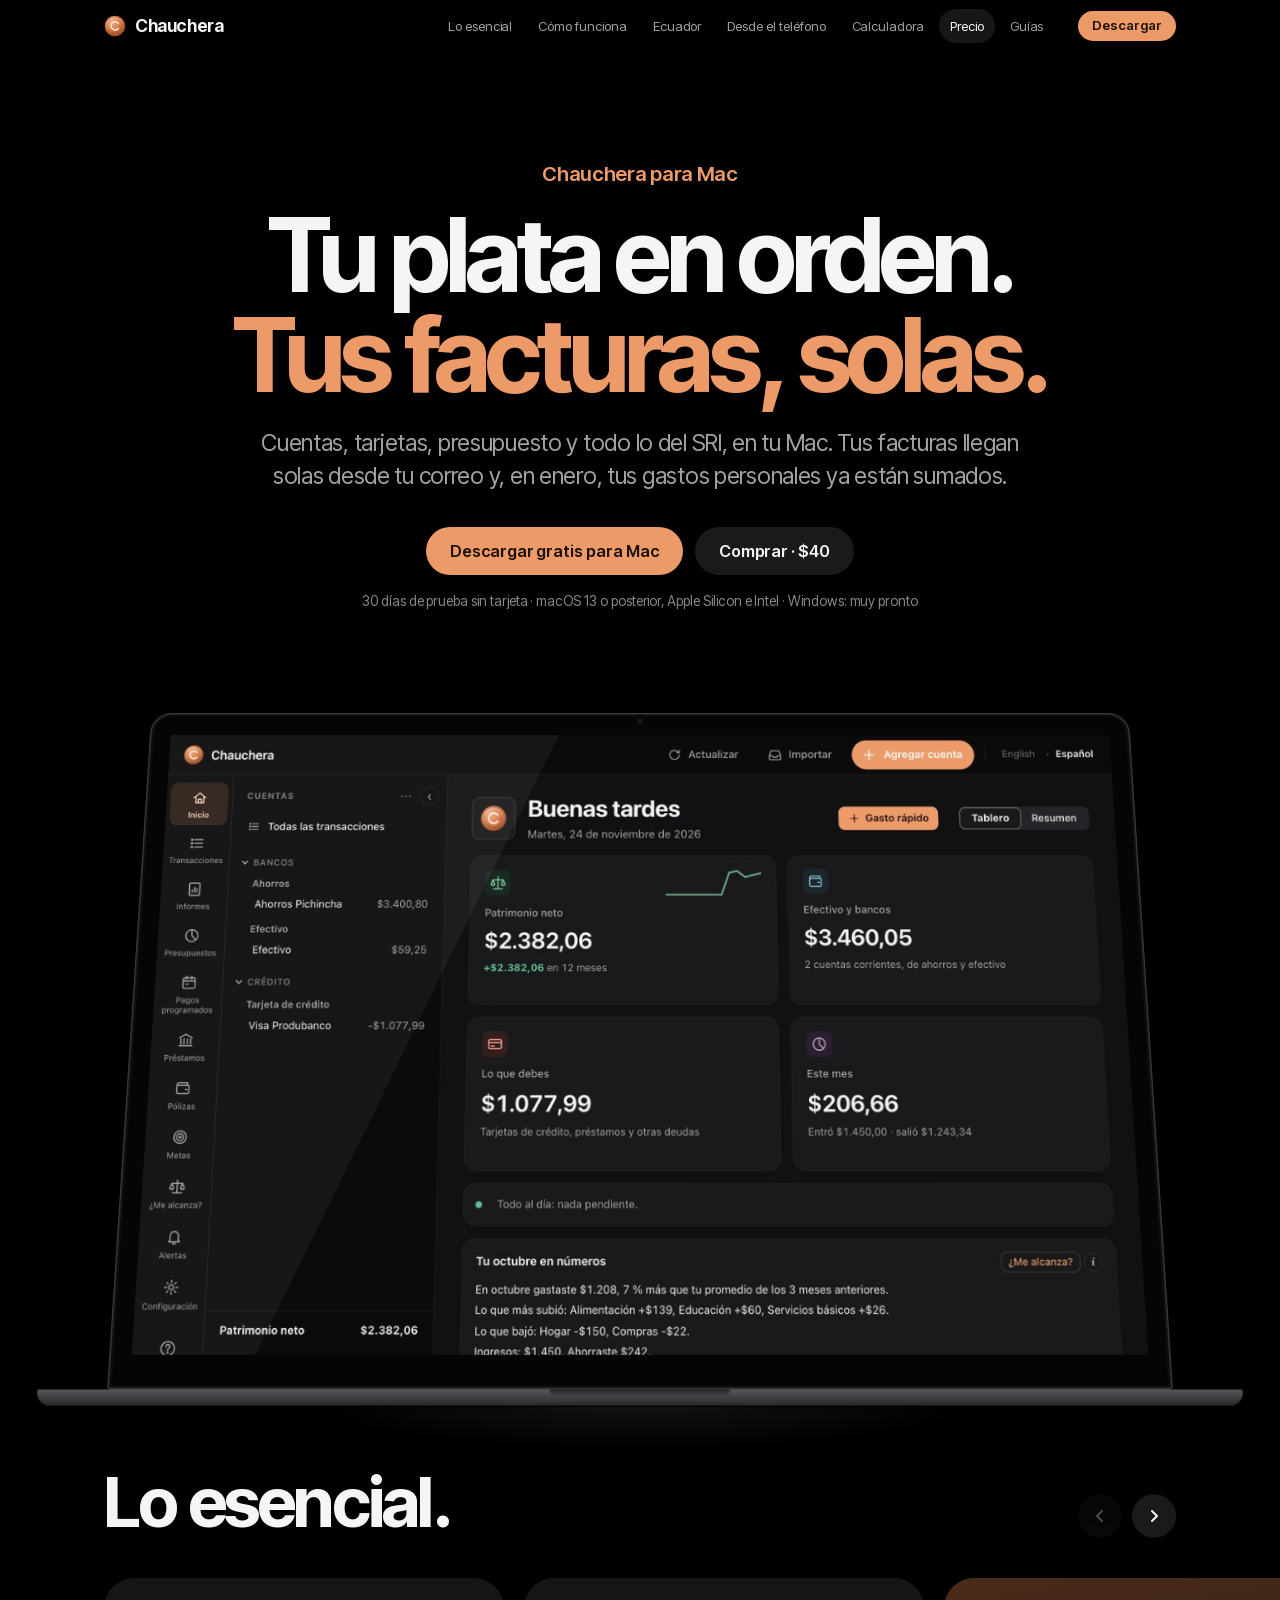
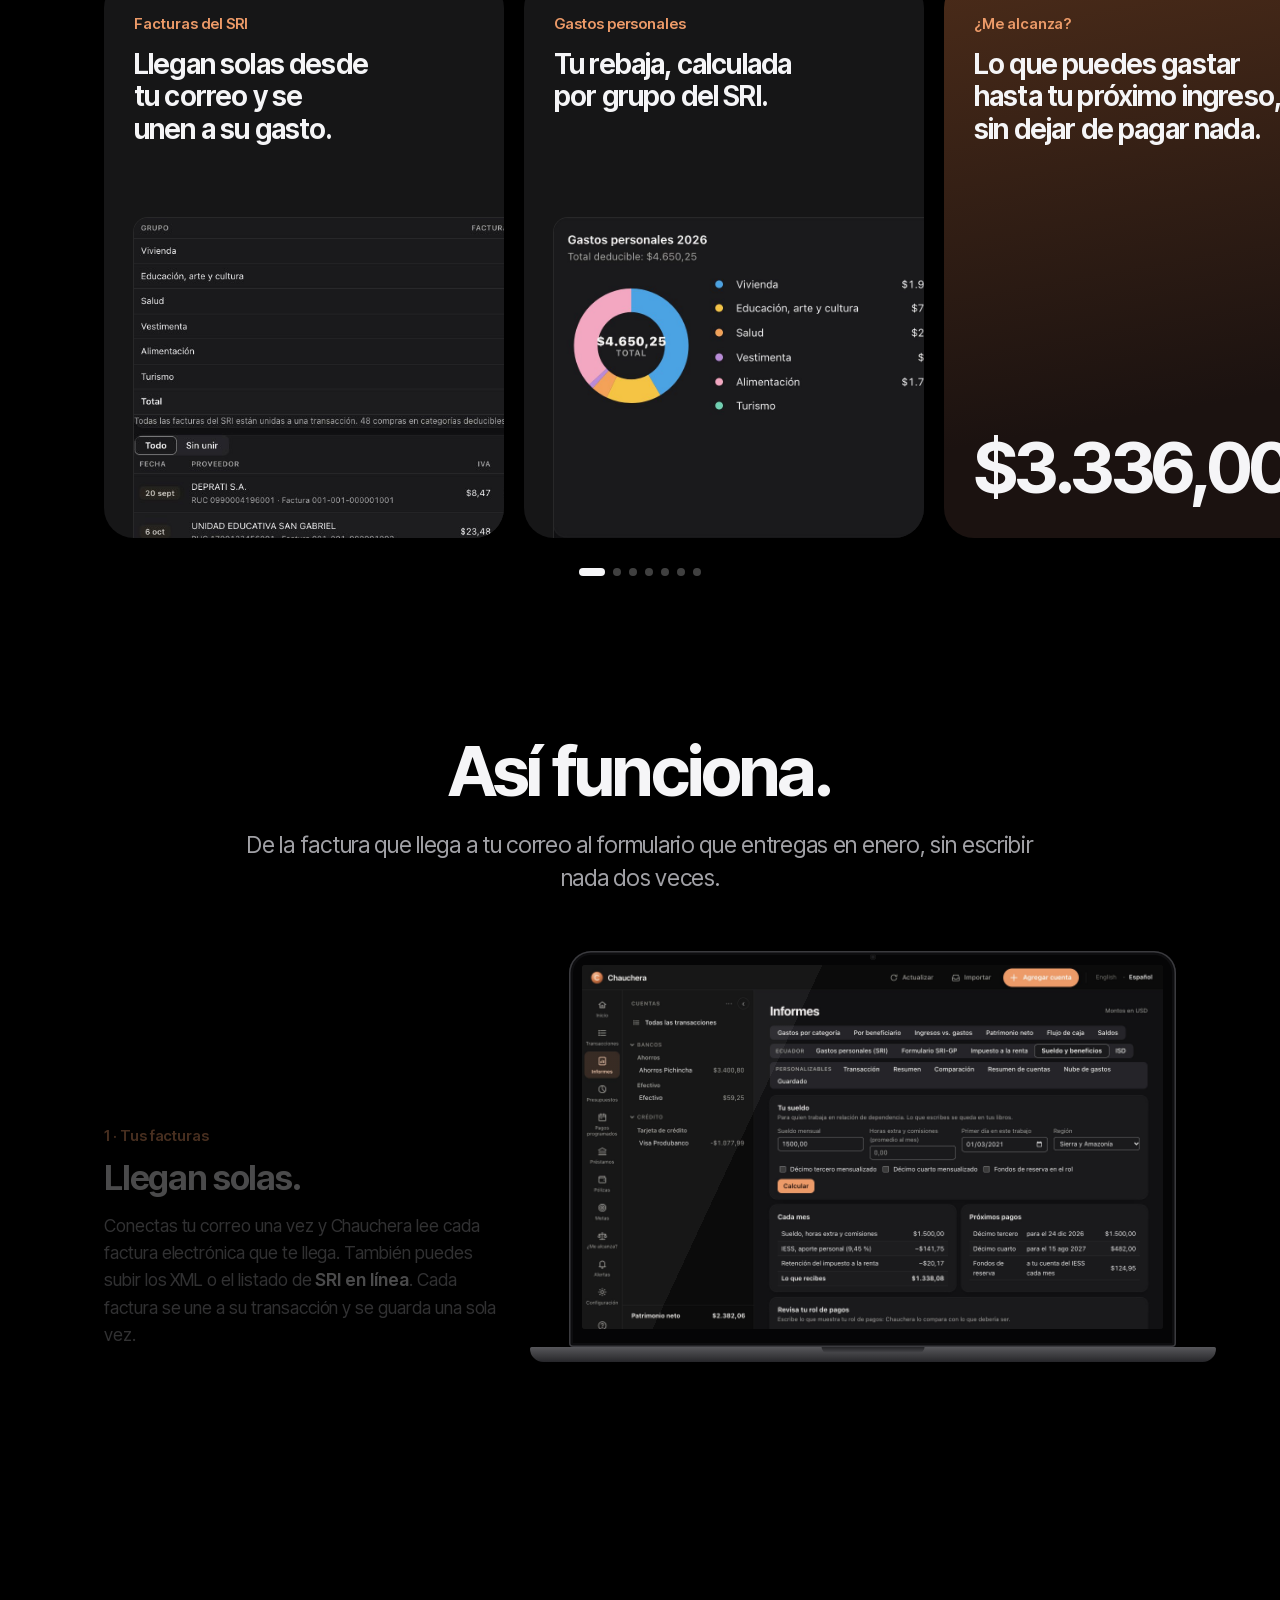
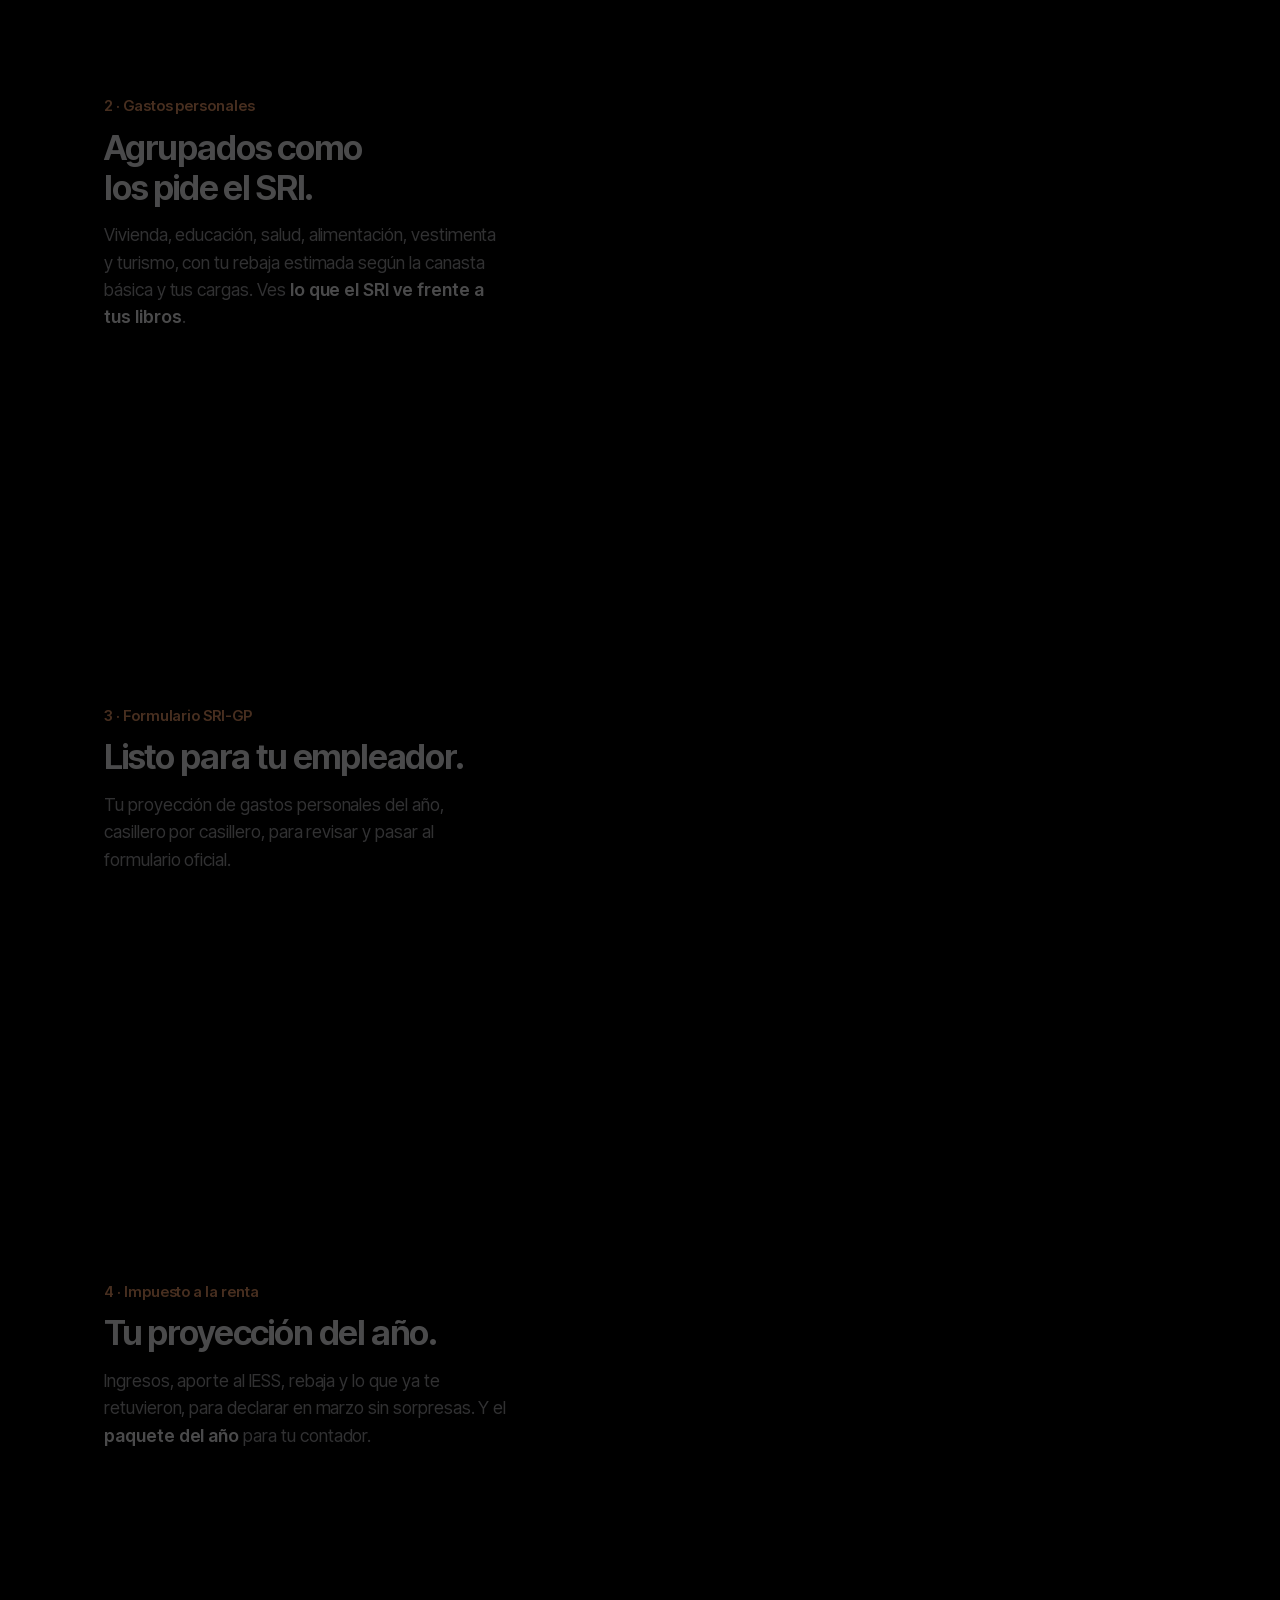
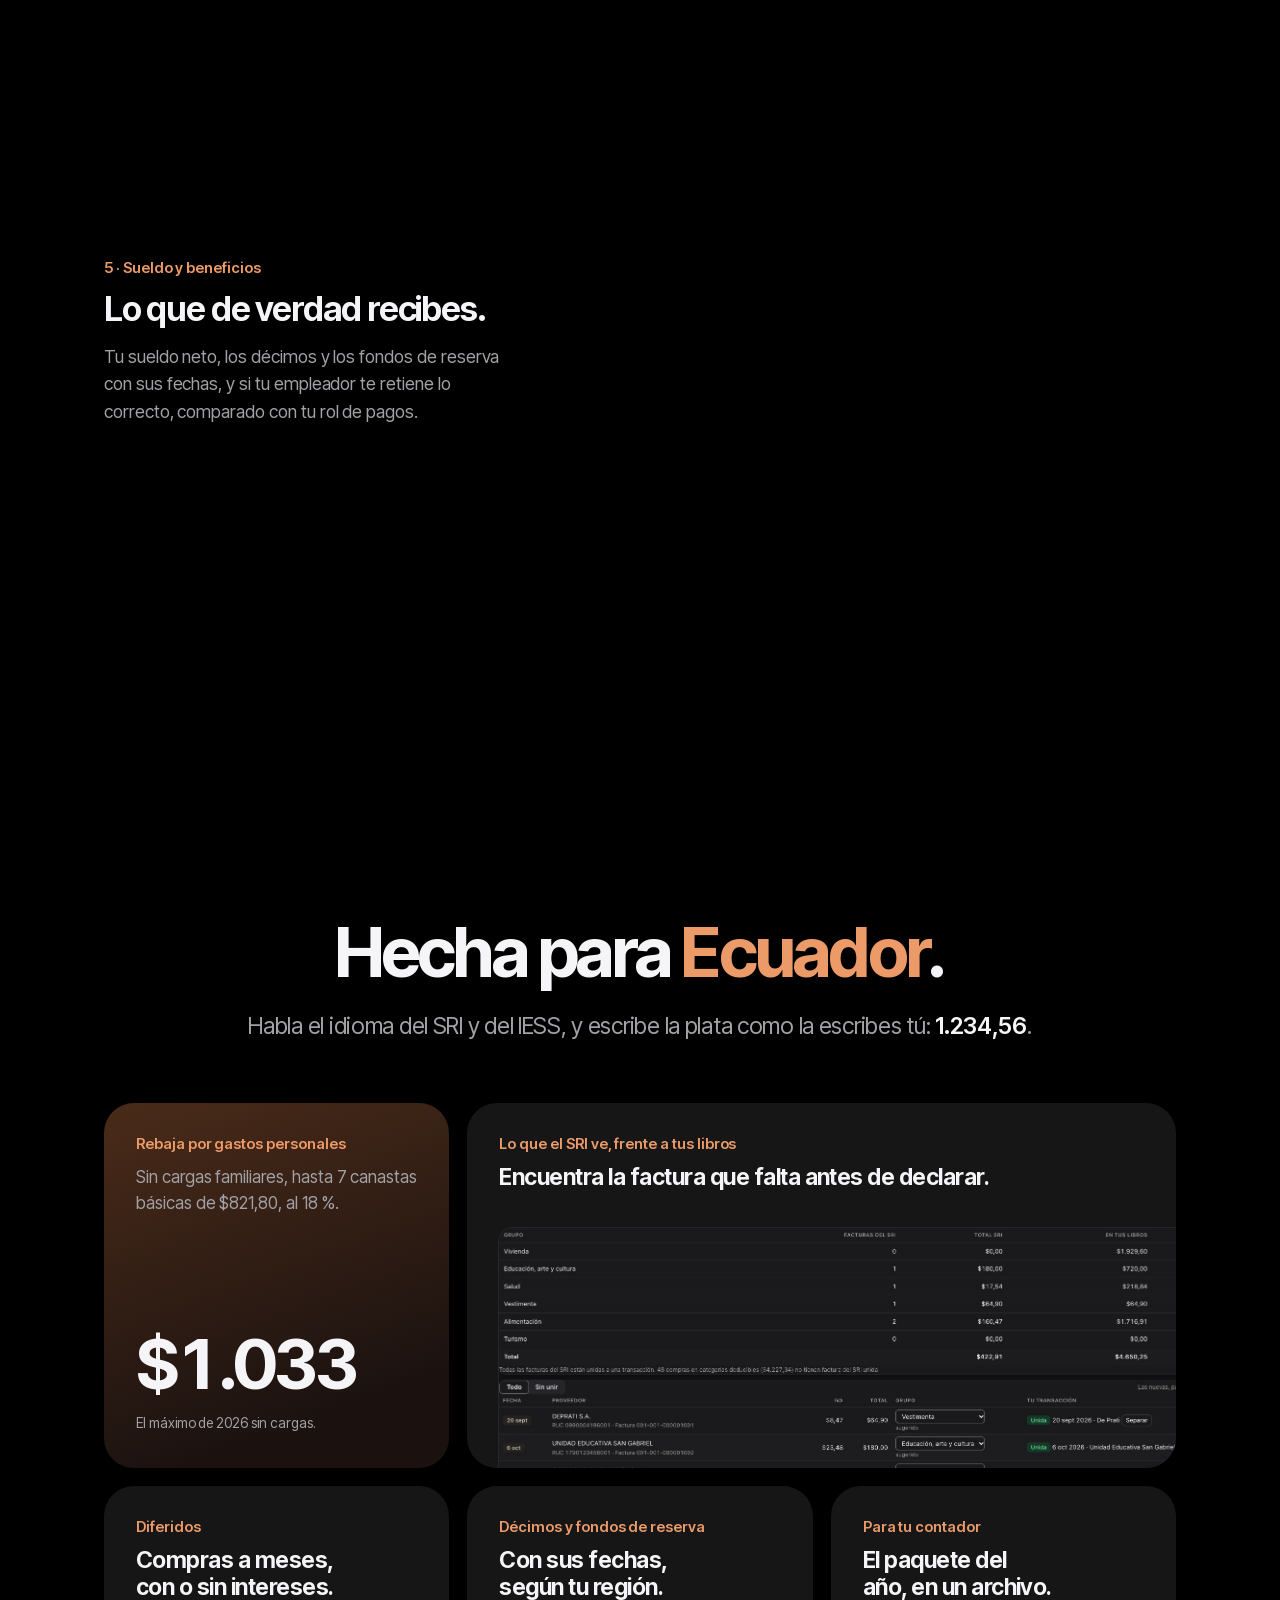
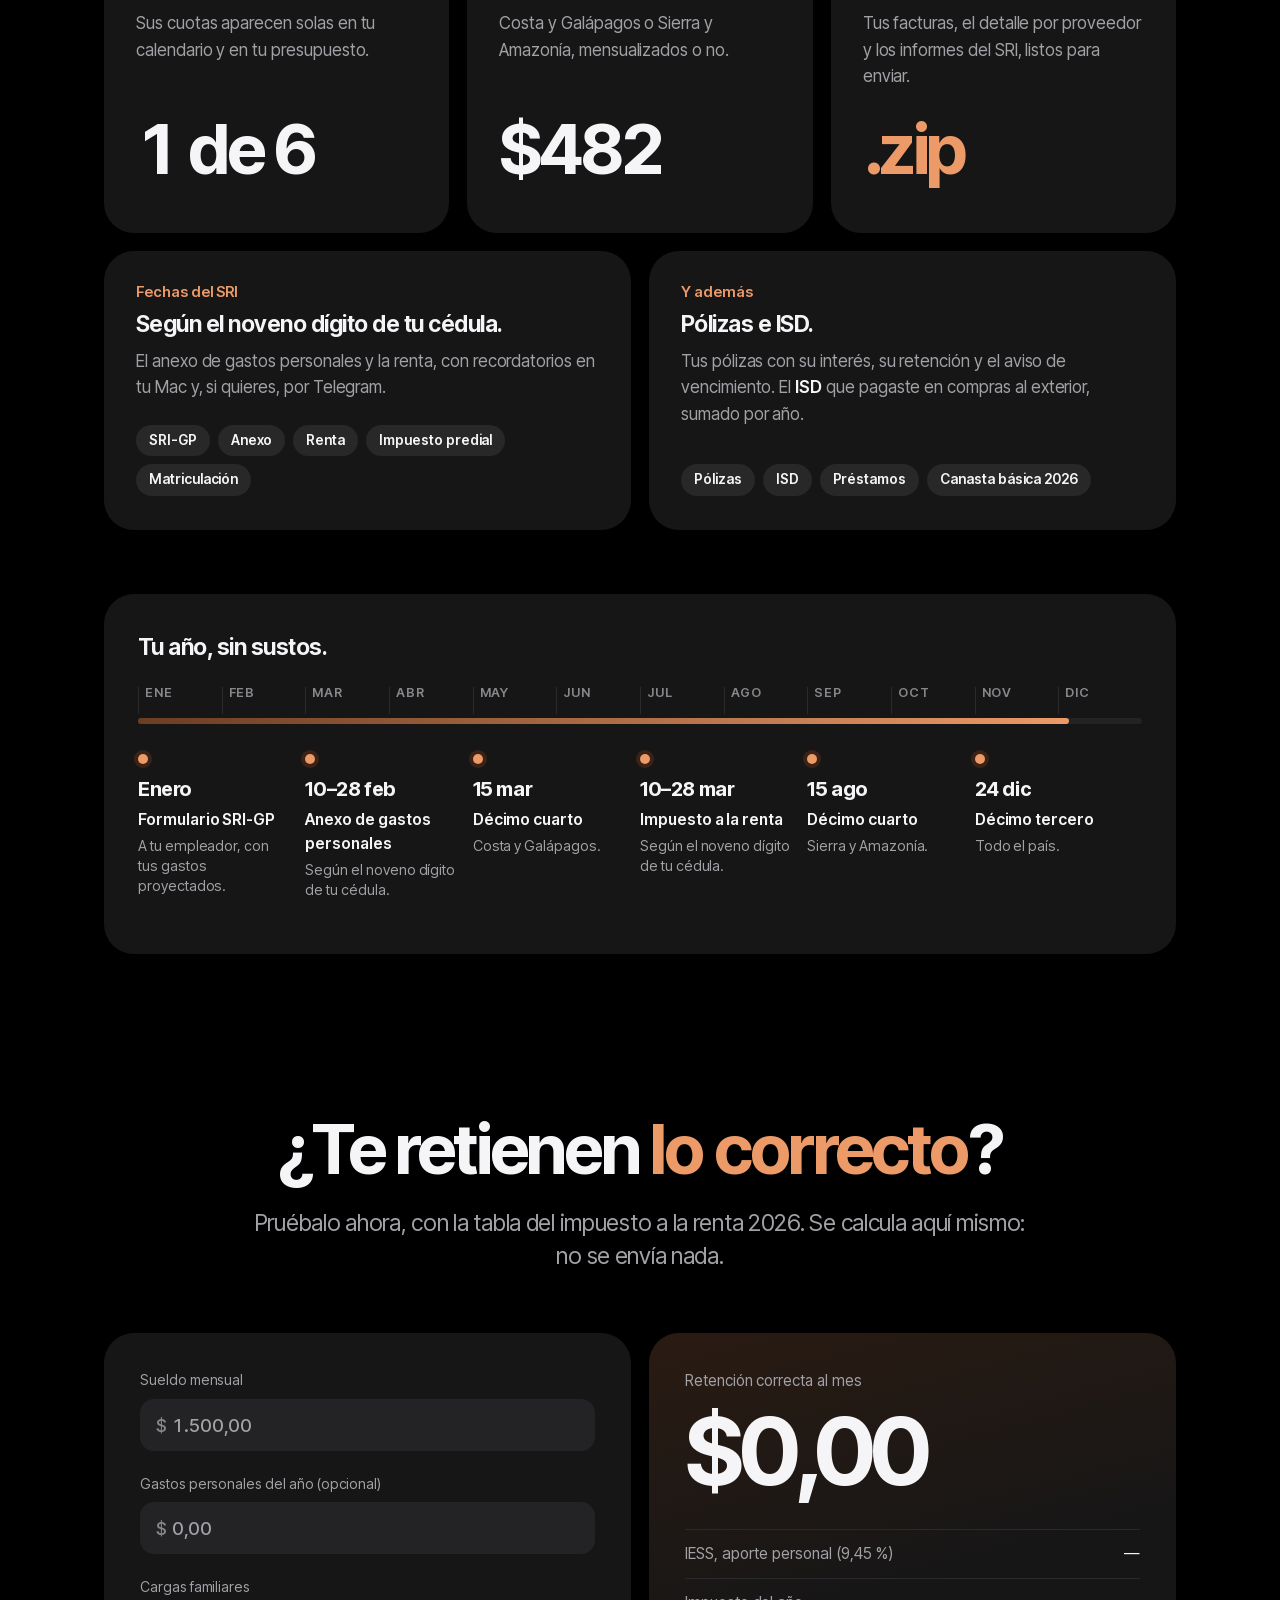
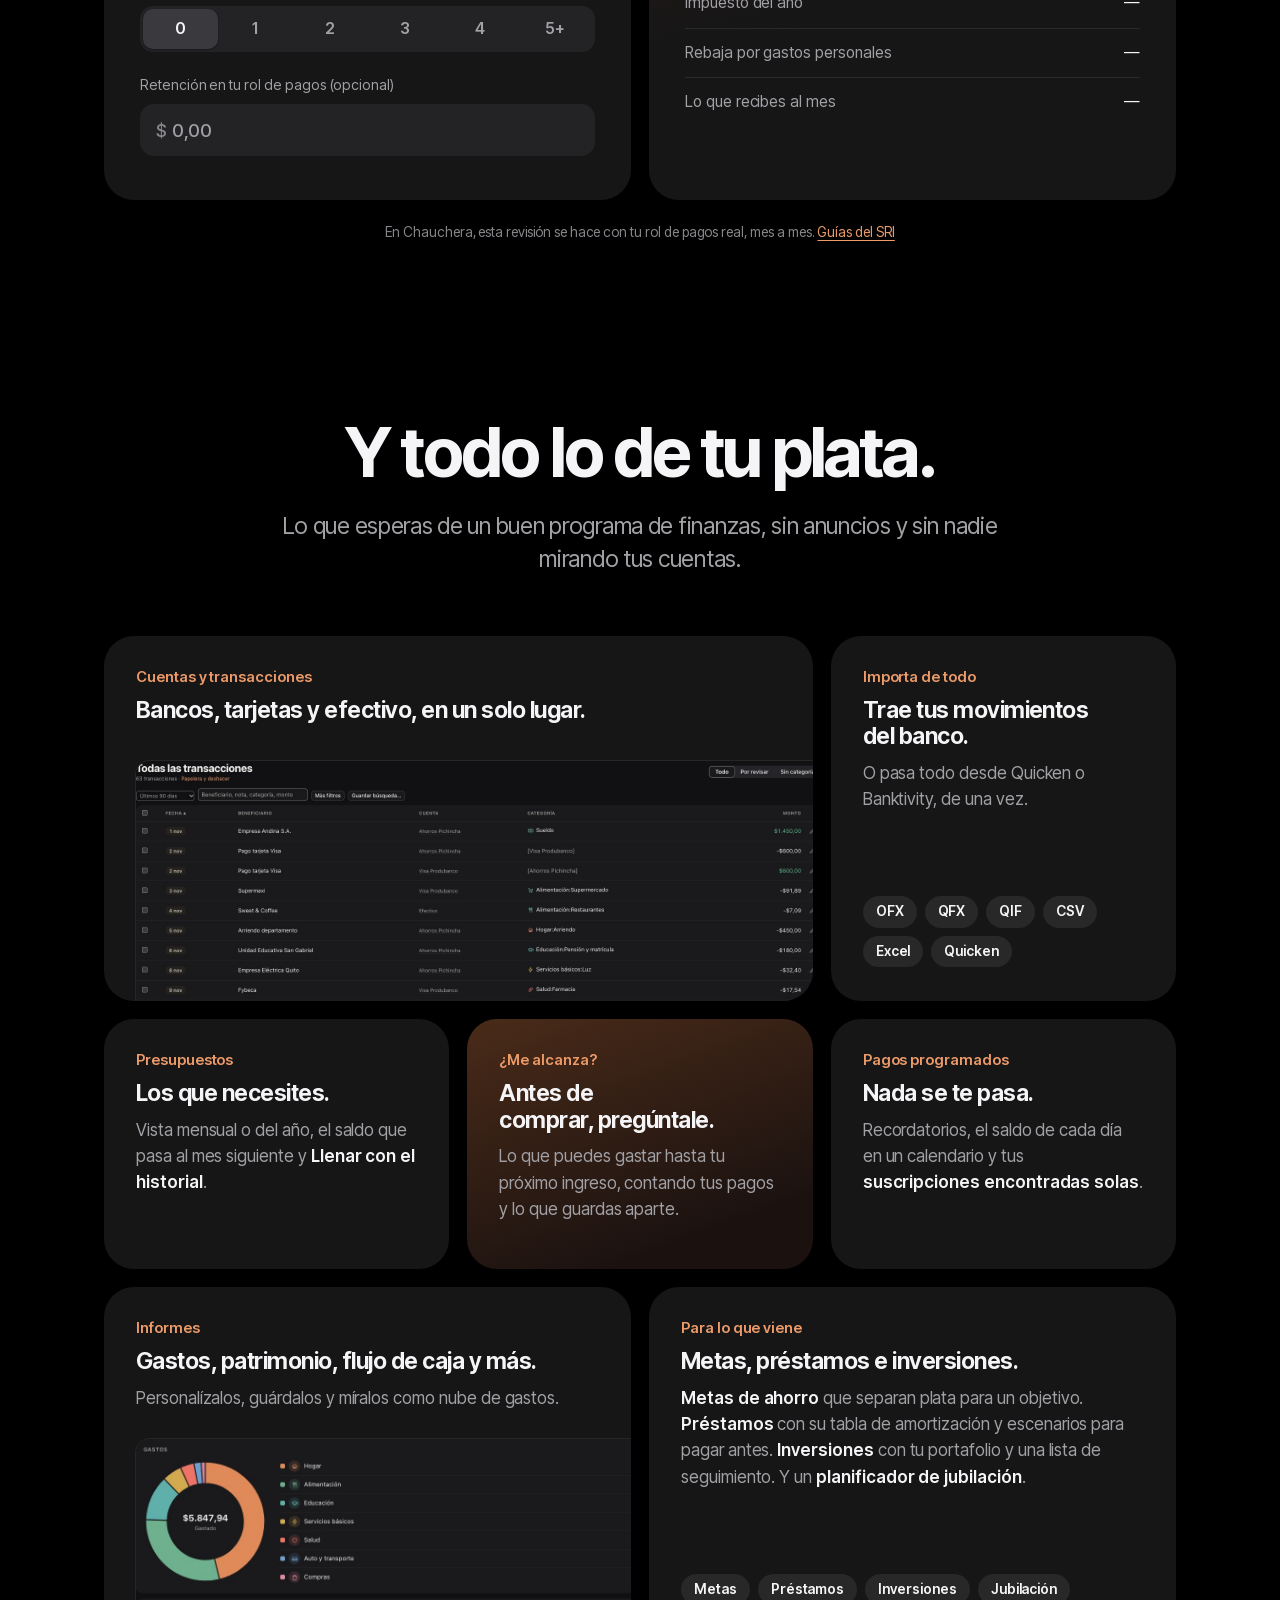
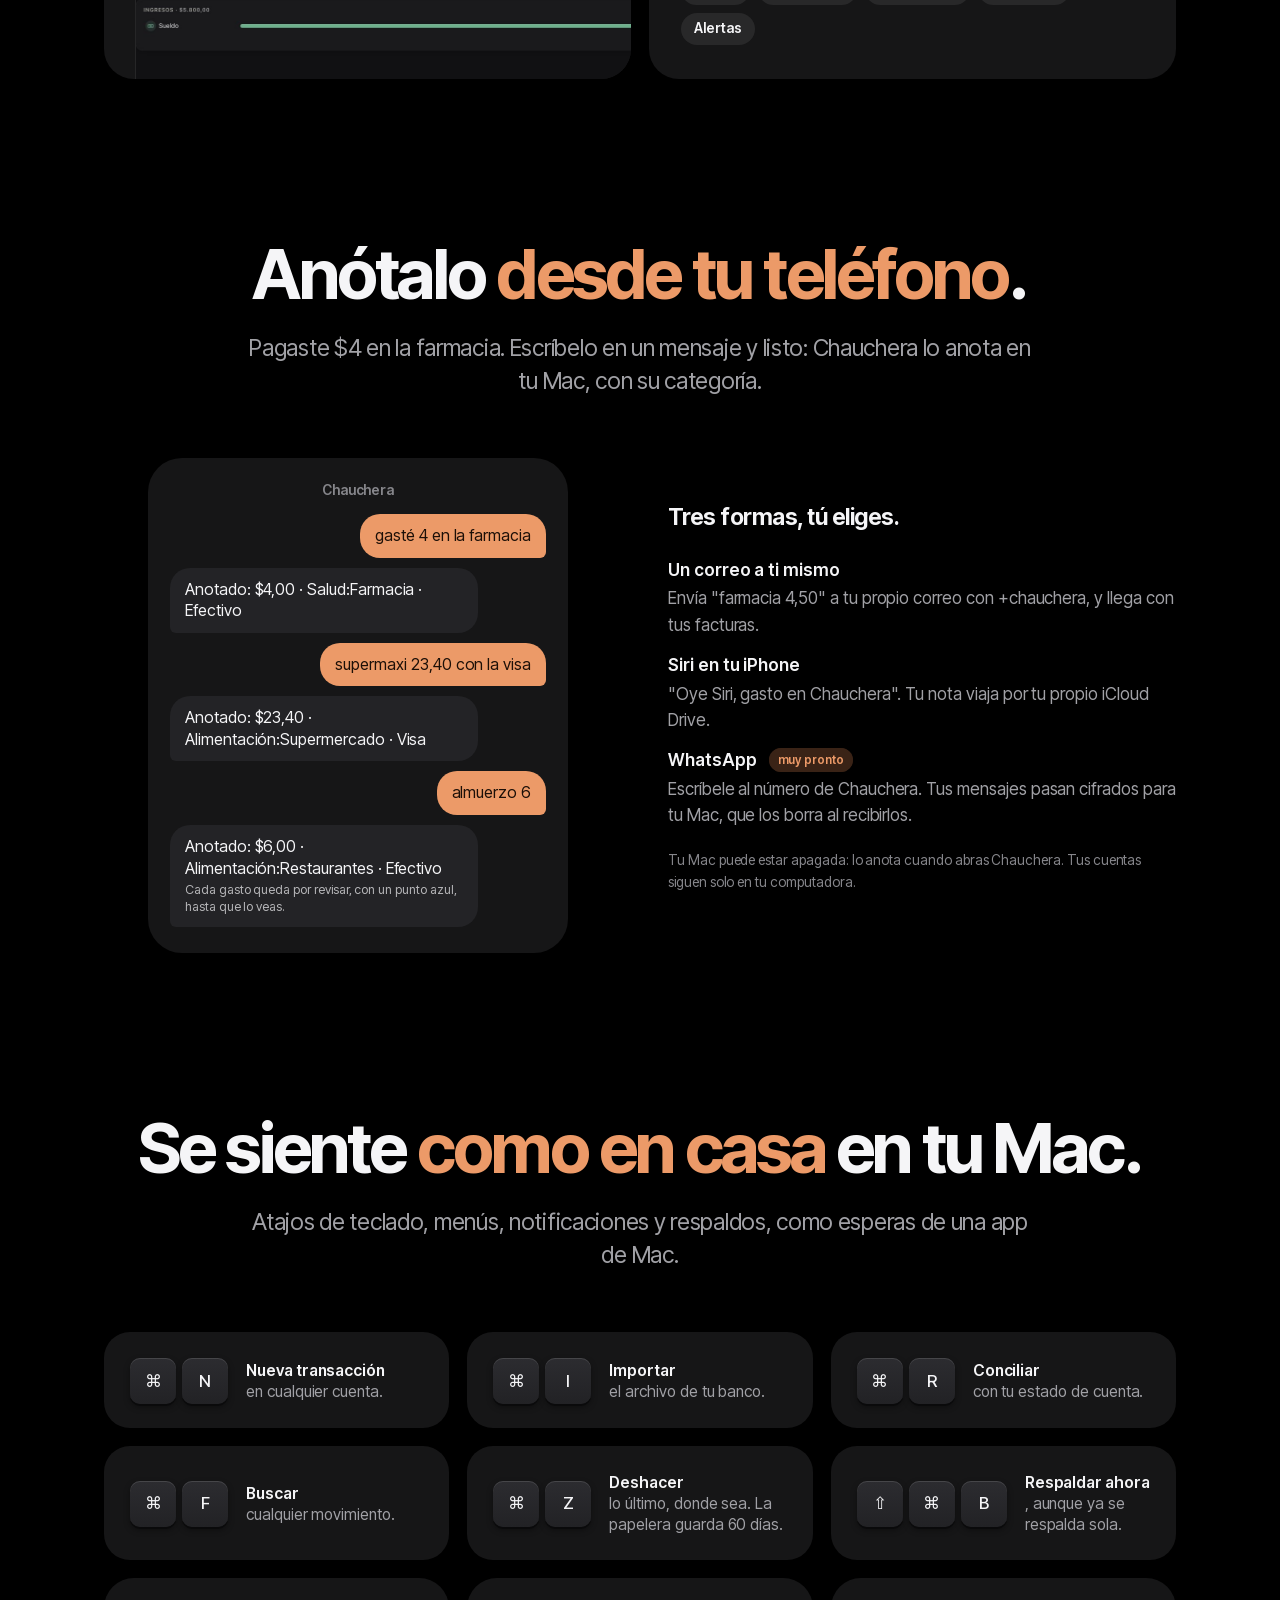
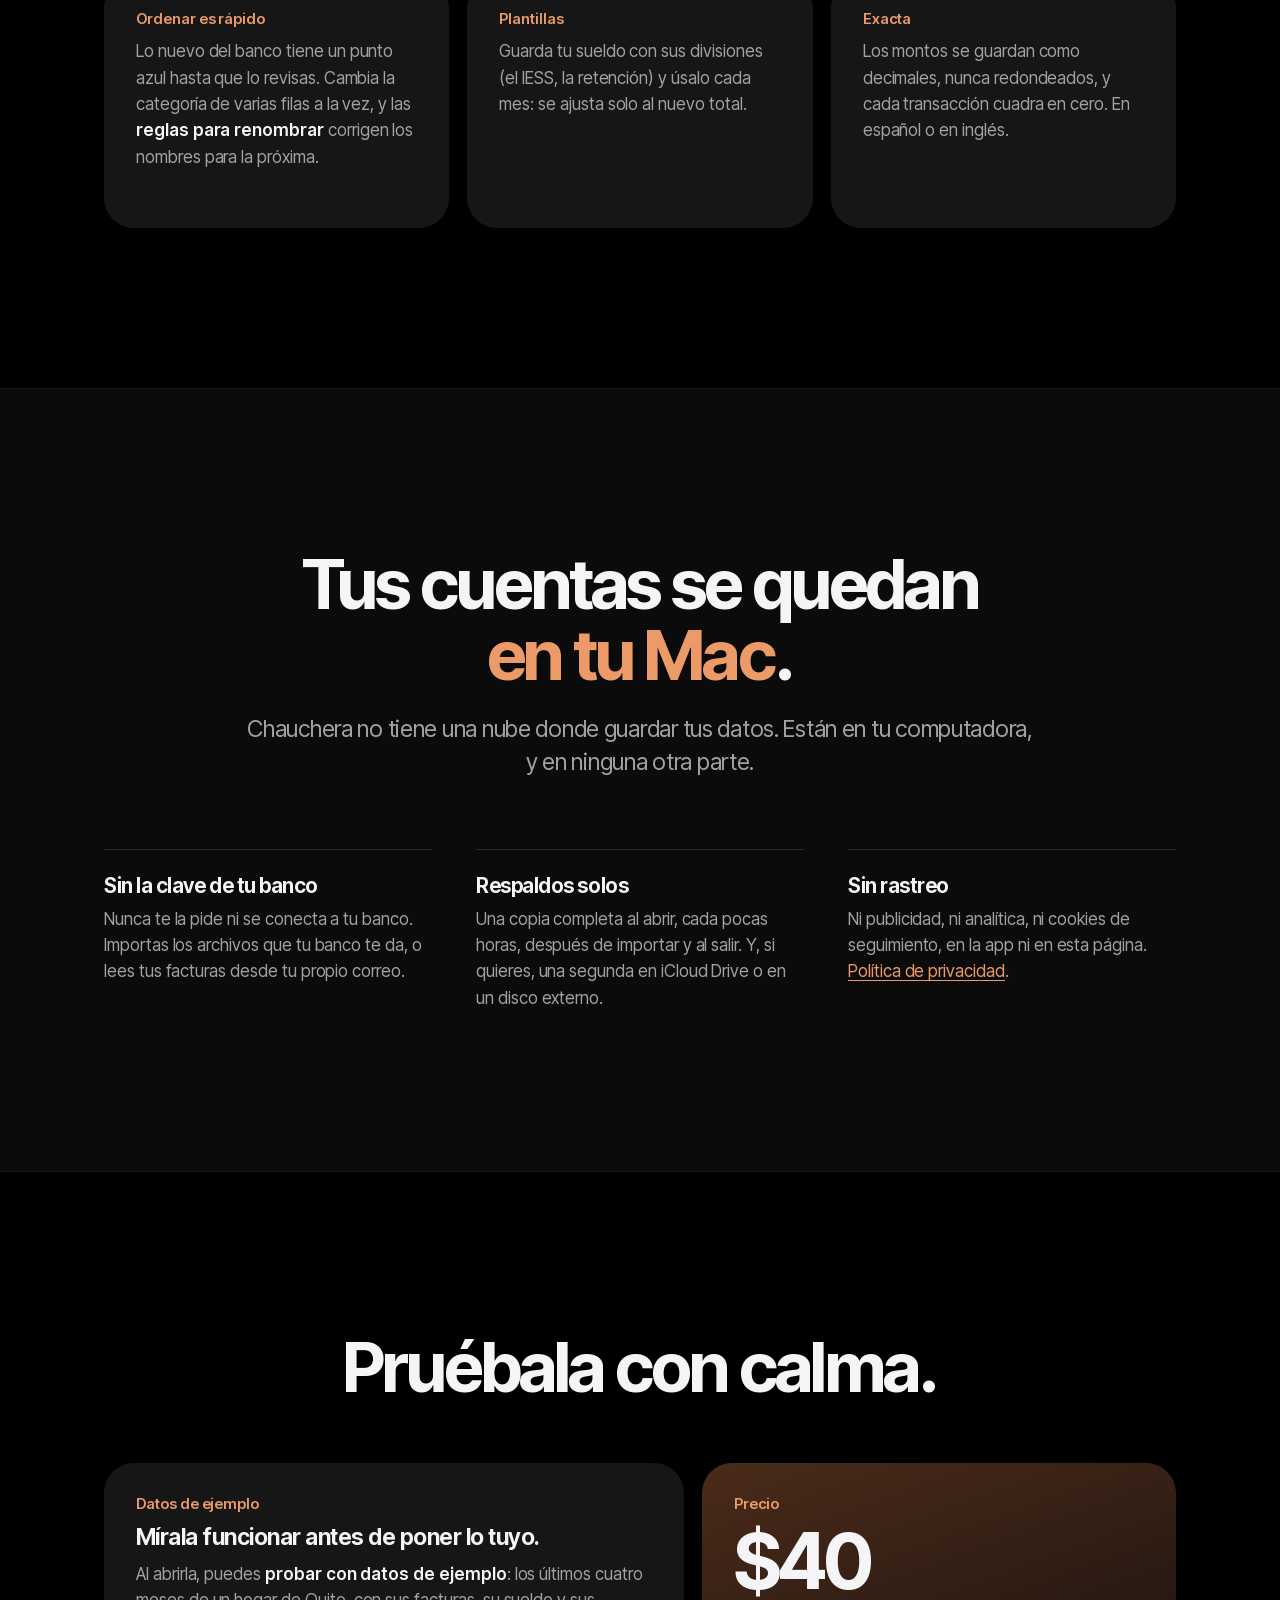
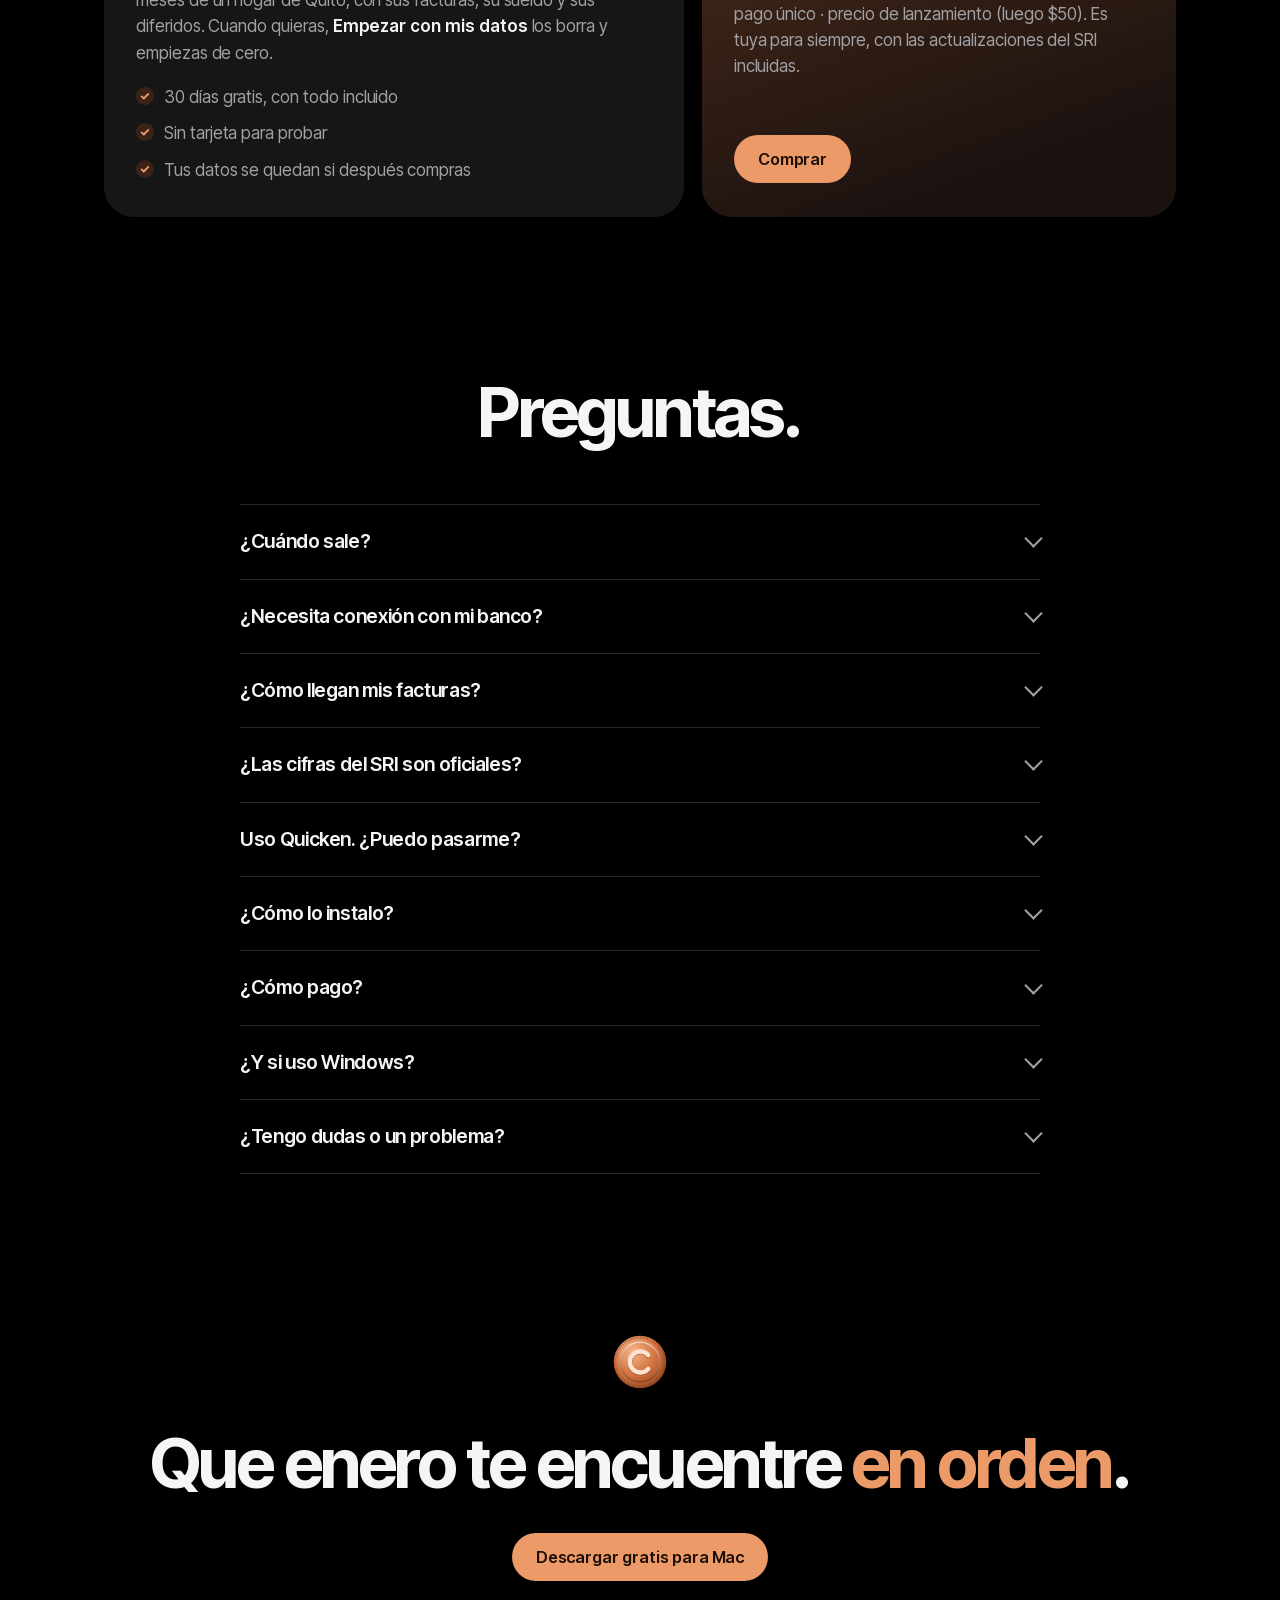
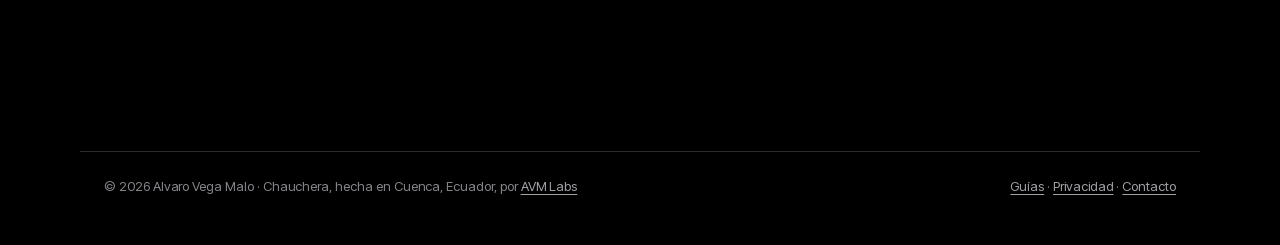
<file: index.html>
<!doctype html>
<!-- Chauchera's home page (Spanish, Ecuador): the waiting list now, Download and Buy at launch. Fill in CONFIG below
     first: scripts/check_store.sh refuses while a {{…}} is left. The calculator runs in the browser (chauchera.js). -->
<html lang="es">
<head>
<meta charset="utf-8">
<meta name="viewport" content="width=device-width, initial-scale=1, viewport-fit=cover">
<title>Chauchera · Finanzas personales y gastos personales del SRI en tu Mac</title>
<link rel="canonical" href="https://chauchera.alvarovm.uk/">
<meta name="description" content="Finanzas personales hechas para Ecuador, en tu Mac: tus facturas llegan solas desde tu correo, gastos personales del SRI, Formulario SRI-GP, impuesto a la renta, décimos, diferidos y presupuesto. Tus datos se quedan en tu computadora.">
<meta property="og:title" content="Chauchera · Tu plata en orden. Tus facturas, solas.">
<meta property="og:description" content="Cuentas, presupuesto y todo lo del SRI, en tu Mac. Sin la clave de tu banco.">
<meta property="og:image" content="https://chauchera.alvarovm.uk/img/app/inicio-1200.jpg">
<meta property="og:url" content="https://chauchera.alvarovm.uk/">
<meta property="og:type" content="website">
<meta property="og:site_name" content="Chauchera">
<meta property="og:locale" content="es_EC">
<meta name="twitter:card" content="summary_large_image">
<script type="application/ld+json">
{
 "@context": "https://schema.org",
 "@type": "SoftwareApplication",
 "name": "Chauchera",
 "url": "https://chauchera.alvarovm.uk/",
 "description": "App de finanzas personales para Mac hecha para Ecuador: facturas electrónicas desde tu correo, gastos personales del SRI, Formulario SRI-GP, impuesto a la renta, décimos, presupuesto y diferidos. Tus datos se quedan en tu computadora.",
 "applicationCategory": "FinanceApplication",
 "operatingSystem": "macOS 13 o posterior (Apple Silicon e Intel)",
 "inLanguage": "es-EC",
 "countriesSupported": "EC",
 "image": "https://chauchera.alvarovm.uk/img/icon-192.png",
 "screenshot": "https://chauchera.alvarovm.uk/img/app/inicio-1200.jpg",
 "downloadUrl": "https://github.com/alvarovegamalo/chauchera-releases/releases/latest/download/Chauchera-para-Mac.dmg",
 "featureList": [
  "Facturas electrónicas del SRI desde tu correo",
  "Gastos personales y Formulario SRI-GP",
  "Proyección del impuesto a la renta",
  "Sueldo, décimos y fondos de reserva",
  "Presupuesto, cuentas y tarjetas con diferidos",
  "Prueba gratis de 30 días"
 ],
 "offers": {
  "@type": "Offer",
  "price": "40",
  "priceCurrency": "USD",
  "availability": "https://schema.org/InStock",
  "url": "https://chauchera.alvarovm.uk/#precio",
  "description": "Pago único, precio de lanzamiento"
 },
 "publisher": {
  "@type": "Organization",
  "name": "AVM Labs",
  "url": "https://avmlabs.alvarovm.uk/",
  "address": {
   "@type": "PostalAddress",
   "addressLocality": "Cuenca",
   "addressRegion": "Azuay",
   "addressCountry": "EC"
  }
 },
 "author": {
  "@type": "Person",
  "name": "Alvaro Vega Malo",
  "url": "https://avmlabs.alvarovm.uk/"
 }
}
</script>
<meta name="theme-color" content="#000000">
<link rel="icon" href="./img/icon-192.png">
<link rel="preload" href="./fonts/InterTight.woff2" as="font" type="font/woff2" crossorigin>
<style>
  @font-face { font-family: "Inter Tight"; src: url(./fonts/InterTight.woff2) format("woff2"); font-weight: 100 900; font-display: swap; }
  :root {
    --bg: #000; --bg-2: #0b0b0c; --tile: #161617; --tile-2: #1d1d1f; --field: #232326;
    --ink: #f5f5f7; --ink-2: #a1a1a6; --ink-3: #86868b; --rule: #2a2a2d;
    --copper: #ec9a68; --copper-2: #f3b088; --copper-ink: #1c0f07; --copper-deep: #3a2316;
    --sans: -apple-system, BlinkMacSystemFont, "SF Pro Text", "Inter Tight", "Segoe UI", sans-serif;
    --display: -apple-system, BlinkMacSystemFont, "SF Pro Display", "Inter Tight", "Segoe UI", sans-serif;
    --ease: cubic-bezier(.2, .8, .2, 1);
    --ease-placed: cubic-bezier(.3, 1.25, .5, 1);
    color-scheme: dark; interpolate-size: allow-keywords;
  }
  * { box-sizing: border-box; }
  html { scroll-padding-top: 64px; background: var(--bg); }
  body { margin: 0; background: var(--bg); color: var(--ink); font: 400 1.0625rem/1.55 var(--sans); -webkit-font-smoothing: antialiased; letter-spacing: -0.003em; }
  body.lista [data-sale], body.sale [data-lista] { display: none !important; }
  a { color: var(--copper); text-underline-offset: 3px; }
  img { max-width: 100%; }
  :focus-visible { outline: 3px solid color-mix(in srgb, var(--copper) 65%, transparent); outline-offset: 3px; border-radius: 10px; }
  .wrap { max-width: 1120px; margin: 0 auto; padding: 0 max(24px, env(safe-area-inset-left, 0px)); }
  .center { text-align: center; }
  .sr { position: absolute; width: 1px; height: 1px; overflow: hidden; clip-path: inset(50%); white-space: nowrap; }

  /* type: tracking tightens as the size grows */
  h1, h2, h3 { font-family: var(--display); margin: 0; text-wrap: balance; font-weight: 700; }
  h1 { font-size: clamp(3rem, 8vw, 6.4rem); line-height: .98; letter-spacing: -0.05em; }
  h2 { font-size: clamp(2.3rem, 5.4vw, 4.4rem); line-height: 1.03; letter-spacing: -0.04em; }
  h3 { font-size: 1.45rem; line-height: 1.15; letter-spacing: -0.022em; font-weight: 650; }
  h1 em, h2 em { font-style: normal; color: var(--copper); }
  .lede { font-size: clamp(1.15rem, 1.9vw, 1.45rem); line-height: 1.42; color: var(--ink-2); max-width: 34em; margin: 22px auto 0; letter-spacing: -0.012em; }
  .lede b { color: var(--ink); font-weight: 600; }
  .small { font-size: .86rem; color: var(--ink-3); }
  section { padding: clamp(90px, 13vw, 160px) 0; }
  .tight { padding-top: 0; }

  /* appear once, from slightly below, as they come into view */
  .reveal { opacity: 0; transform: translateY(26px); transition: opacity .9s var(--ease), transform .9s var(--ease); transition-delay: calc(var(--d, 0) * 80ms); }
  .reveal.in { opacity: 1; transform: none; }

  /* ── bar ── */
  .bar { position: sticky; top: 0; z-index: 20; padding-top: env(safe-area-inset-top, 0px); background: rgba(0, 0, 0, .66);
    backdrop-filter: blur(20px) saturate(180%); -webkit-backdrop-filter: blur(20px) saturate(180%); transition: box-shadow .3s; }
  .bar.under { box-shadow: 0 1px 0 rgba(255, 255, 255, .08); }
  .bar .wrap { display: flex; align-items: center; gap: 24px; height: 52px; }
  .brand { font: 650 1.1rem/1 var(--display); color: var(--ink); text-decoration: none; letter-spacing: -0.022em; display: flex; align-items: center; gap: 9px; }
  .coin { width: 22px; height: 22px; background: url("data:image/svg+xml,%3Csvg xmlns=%22http://www.w3.org/2000/svg%22 viewBox=%220 0 64 64%22%3E%3Cdefs%3E%3CradialGradient id=%22f%22 cx=%22.36%22 cy=%22.3%22 r=%22.8%22%3E%3Cstop offset=%220%22 stop-color=%22%23f3b48a%22/%3E%3Cstop offset=%22.55%22 stop-color=%22%23d4733f%22/%3E%3Cstop offset=%221%22 stop-color=%22%238f4420%22/%3E%3C/radialGradient%3E%3ClinearGradient id=%22r%22 x1=%220%22 y1=%220%22 x2=%220%22 y2=%221%22%3E%3Cstop offset=%220%22 stop-color=%22%23fff%22 stop-opacity=%22.55%22/%3E%3Cstop offset=%221%22 stop-color=%22%235a2a12%22 stop-opacity=%22.5%22/%3E%3C/linearGradient%3E%3C/defs%3E%3Ccircle cx=%2232%22 cy=%2232%22 r=%2230%22 fill=%22url(%23f)%22/%3E%3Ccircle cx=%2232%22 cy=%2232%22 r=%2228.2%22 fill=%22none%22 stroke=%22%237a3818%22 stroke-opacity=%22.55%22 stroke-width=%222.6%22 stroke-dasharray=%221.15 1.6%22/%3E%3Ccircle cx=%2232%22 cy=%2232%22 r=%2222.5%22 fill=%22none%22 stroke=%22url(%23r)%22 stroke-width=%221.6%22/%3E%3Cpath d=%22M41.5 25a12 12 0 1 0 0 15.6%22 fill=%22none%22 stroke=%22%237a3818%22 stroke-opacity=%22.55%22 stroke-width=%225.4%22 stroke-linecap=%22round%22/%3E%3Cpath d=%22M41.5 24.2a12 12 0 1 0 0 15.6%22 fill=%22none%22 stroke=%22%23fde3cf%22 stroke-width=%225%22 stroke-linecap=%22round%22/%3E%3C/svg%3E") center/contain no-repeat; flex: none; } /* the app's struck copper coin (Mark in Icons.tsx) */
  .bar nav { display: flex; gap: 4px; margin-left: auto; font-size: .82rem; }
  .bar nav a { color: var(--ink-2); text-decoration: none; padding: 7px 11px; border-radius: 999px; transition: color .2s, background .2s; }
  .bar nav a:hover { color: var(--ink); }
  .bar nav a.on { color: var(--ink); background: rgba(255,255,255,.09); }
  .pill { font: 600 .82rem/1 var(--sans); background: var(--copper); color: var(--copper-ink); border-radius: 999px; padding: 8px 14px; text-decoration: none; transition: transform .1s, background .2s; white-space: nowrap; }
  .pill:hover { background: var(--copper-2); } .pill:active { transform: scale(.96); }

  /* ── buttons and the waiting list ── */
  .btn { font: 600 1.02rem/1 var(--sans); border: 0; cursor: pointer; border-radius: 999px; padding: 16px 24px; background: var(--copper); color: var(--copper-ink);
    white-space: nowrap; text-decoration: none; display: inline-block; transition: transform .12s var(--ease), background .2s; }
  .btn:hover { background: var(--copper-2); }
  .btn:active { transform: scale(.96); }
  .btn[data-busy] { opacity: .65; cursor: progress; }
  .btn.ghost { background: rgba(255,255,255,.1); color: var(--ink); } .btn.ghost:hover { background: rgba(255,255,255,.16); }
  .ctas { display: flex; gap: 12px; justify-content: center; flex-wrap: wrap; margin-top: 34px; }
  .join { display: flex; gap: 8px; max-width: 490px; margin: 36px auto 0; padding: 6px; border-radius: 999px; background: var(--tile); box-shadow: inset 0 0 0 1px var(--rule); transition: box-shadow .2s; }
  .join:focus-within { box-shadow: inset 0 0 0 1px var(--rule), 0 0 0 2px var(--copper); }
  .join input[type=email] { flex: 1; min-width: 0; border: 0; background: transparent; font: 400 1.06rem/1 var(--sans); color: var(--ink); padding: 0 18px; }
  .join input[type=email]::placeholder { color: var(--ink-3); }
  .join input[type=email]:focus { outline: none; }
  .consent { display: inline-flex; gap: 9px; align-items: center; font-size: .86rem; color: var(--ink-2); margin: 16px 0 0; cursor: pointer; }
  .consent input { accent-color: var(--copper); width: 17px; height: 17px; margin: 0; }
  .msg { min-height: 1.5em; margin: 8px 0 0; font-size: .95rem; font-weight: 600; }
  .msg[data-state=ok] { color: var(--ink); } .msg[data-state=bad] { color: #ff8a80; }
  .hp { position: absolute; left: -10000px; width: 1px; height: 1px; opacity: 0; }
  .joined { display: inline-flex; align-items: center; gap: 12px; margin: 36px 0 0; padding: 15px 24px 15px 16px; border-radius: 999px; background: var(--copper-deep); color: var(--ink); font-weight: 600;
    animation: placed .55s var(--ease-placed) both; }
  .joined::before { content: ""; width: 22px; height: 22px; border-radius: 50%; background: var(--copper) no-repeat center / 12px
    url("data:image/svg+xml,%3Csvg xmlns='http://www.w3.org/2000/svg' viewBox='0 0 12 12'%3E%3Cpath d='M2 6.5l2.5 2.5L10 3.5' fill='none' stroke='%231c0f07' stroke-width='2' stroke-linecap='round' stroke-linejoin='round'/%3E%3C/svg%3E"); }
  @keyframes placed { from { opacity: 0; transform: scale(.88); } }

  /* ── hero ── */
  .hero { padding-top: clamp(64px, 9vw, 110px); padding-bottom: 0; overflow: clip; }
  .kicker { font: 600 clamp(1.05rem, 1.6vw, 1.3rem)/1.2 var(--display); color: var(--copper); letter-spacing: -0.015em; margin: 0 0 18px; }
  .rise { animation: rise 1.1s var(--ease) both; animation-delay: calc(var(--d, 0) * 100ms + 60ms); }
  @keyframes rise { from { opacity: 0; transform: translateY(16px); } }

  /* the Mac, drawn */
  .mac { margin: clamp(64px, 9vw, 100px) auto 0; max-width: 1040px; transform-origin: 50% 0; will-change: transform; }
  .mac .screen { position: relative; background: #050506; border-radius: 22px 22px 4px 4px; padding: 2.3% 2.1% 3.1%; box-shadow: inset 0 0 0 1.5px #3a3a3e, inset 0 0 0 4px #0d0d0f; }
  .mac .screen::before { content: ""; position: absolute; top: .85%; left: 50%; width: 6px; height: 6px; margin-left: -3px; border-radius: 50%; background: #1d1d20; box-shadow: inset 0 0 0 1.5px #111; }
  .mac .glassy { position: relative; overflow: hidden; border-radius: 3px; aspect-ratio: 16 / 10; background: #111; }
  .mac .glassy img { position: absolute; inset: 0; width: 100%; height: 100%; object-fit: cover; object-position: top left; display: block; opacity: 0; transform: scale(1.015);
    transition: opacity .7s var(--ease), transform 1s var(--ease); }
  .mac .glassy img.on { opacity: 1; transform: none; }
  .mac .glassy::after { content: ""; position: absolute; inset: 0; background: linear-gradient(115deg, rgba(255,255,255,.05) 0 32%, transparent 32%); pointer-events: none; }
  .mac .base { height: 15px; margin: 0 -6.5%; background: linear-gradient(#57575b, #38383b 65%, #26262a); border-radius: 2px 2px 16px 16px; position: relative; }
  .mac .base::before { content: ""; position: absolute; left: 50%; top: 0; width: 15%; height: 6px; transform: translateX(-50%); background: linear-gradient(#232326, #47474b); border-radius: 0 0 9px 9px; }
  .floor { height: 60px; margin: 0 6% 0; background: radial-gradient(50% 100% at 50% 0, rgba(255,255,255,.07), transparent 70%); }

  /* ── highlights rail ── */
  .rail-head { display: flex; align-items: end; justify-content: space-between; gap: 24px; margin-bottom: 34px; }
  .rail { display: flex; gap: 20px; overflow-x: auto; scroll-snap-type: x mandatory; padding: 6px max(24px, calc((100vw - 1072px) / 2)) 26px; scrollbar-width: none; cursor: grab; overscroll-behavior-x: contain; }
  .rail::-webkit-scrollbar { display: none; }
  .rail.dragging { cursor: grabbing; scroll-snap-type: none; user-select: none; }
  .rail.gliding { scroll-snap-type: none; }
  .rail img { -webkit-user-drag: none; user-select: none; pointer-events: none; }
  .hl { flex: 0 0 min(400px, 82vw); height: 560px; scroll-snap-align: start; scroll-margin-left: max(24px, calc((100vw - 1072px) / 2)); border-radius: 30px; background: var(--tile);
    overflow: hidden; display: flex; flex-direction: column; position: relative; }
  .hl .txt { padding: 32px 30px 0; }
  .hl .m { font: 600 .92rem/1 var(--sans); color: var(--copper); }
  .hl h3 { font-size: 1.75rem; letter-spacing: -0.03em; margin: 12px 0 0; }
  .hl .pic { margin: auto 0 0 30px; height: 320px; position: relative; overflow: hidden; border-radius: 14px 0 0 0; box-shadow: 0 0 0 1px rgba(255,255,255,.08); }
  .hl .pic img { position: absolute; inset: 0; width: 100%; height: 100%; object-fit: cover; object-position: left top; }
  .hl.copper { background: linear-gradient(170deg, #4a2b19, #1b1210 75%); }
  .hl .big { font: 700 4.4rem/1 var(--display); letter-spacing: -0.05em; padding: 0 30px 34px; margin-top: auto; }
  .rail-nav { display: flex; gap: 10px; }
  .rail-nav button { width: 44px; height: 44px; border-radius: 50%; border: 0; background: rgba(255,255,255,.1); color: var(--ink); cursor: pointer; display: grid; place-items: center; transition: transform .1s, background .2s, opacity .2s; }
  .rail-nav button:hover { background: rgba(255,255,255,.16); } .rail-nav button:active { transform: scale(.92); }
  .rail-nav button:disabled { opacity: .3; cursor: default; }
  .rail-nav svg { width: 16px; height: 16px; }
  .dots { display: flex; gap: 8px; justify-content: center; margin-top: 4px; }
  .dots button { width: 8px; height: 8px; padding: 0; border: 0; border-radius: 999px; background: rgba(255,255,255,.25); cursor: pointer; transition: width .35s var(--ease), background .35s; }
  .dots button.on { width: 26px; background: var(--ink); }

  /* ── tour: the Mac stays, the steps scroll past ── */
  .tour { display: grid; grid-template-columns: minmax(0, .8fr) minmax(0, 1.2fr); gap: 60px; margin-top: 20px; }
  .steps { padding: 4vh 0 14vh; }
  .step { min-height: 64vh; display: flex; flex-direction: column; justify-content: center; opacity: .3; transition: opacity .5s var(--ease); }
  .step.on { opacity: 1; }
  .step .n { font: 600 .92rem/1 var(--sans); color: var(--copper); margin-bottom: 14px; }
  .step h3 { font-size: clamp(1.75rem, 2.7vw, 2.4rem); letter-spacing: -0.034em; margin-bottom: 14px; }
  .step p { margin: 0; color: var(--ink-2); font-size: 1.1rem; max-width: 30em; }
  .step p b { color: var(--ink); font-weight: 600; }
  .step .shot { display: none; }
  .stage { position: sticky; top: calc(50vh - 20vw); align-self: start; padding-top: 4vh; }
  .stage .mac { margin: 0; }

  /* ── bento ── */
  .bento { display: grid; grid-template-columns: repeat(6, minmax(0, 1fr)); gap: 18px; margin-top: 60px; }
  .tile { background: var(--tile); border-radius: 30px; padding: 34px 32px; position: relative; overflow: hidden; min-height: 250px; display: flex; flex-direction: column; }
  .tile.s2 { grid-column: span 2; } .tile.s3 { grid-column: span 3; } .tile.s4 { grid-column: span 4; } .tile.s6 { grid-column: span 6; }
  .tile .m { font: 600 .92rem/1 var(--sans); color: var(--copper); margin-bottom: 12px; }
  .tile h3 { margin-bottom: 10px; }
  .tile p { margin: 0; color: var(--ink-2); }
  .tile p b { color: var(--ink); font-weight: 600; }
  .tile .num { font: 700 clamp(3rem, 5.4vw, 4.6rem)/1 var(--display); letter-spacing: -0.05em; margin: auto 0 14px; padding-top: 26px; font-variant-numeric: tabular-nums; white-space: nowrap; }
  .tile .num.c { color: var(--copper); }
  .tile.copper { background: linear-gradient(160deg, #4a2b19, #1b1210 80%); }
  .tile.pic { padding-bottom: 0; }
  .tile.pic .frame { margin: 28px -32px 0 0; flex: 1; min-height: 240px; position: relative; overflow: hidden; border-radius: 14px 0 0 0; box-shadow: 0 0 0 1px rgba(255,255,255,.07); }
  .tile.pic .frame img { position: absolute; inset: 0; width: 100%; height: 100%; object-fit: cover; object-position: left top; }
  .chips { display: flex; flex-wrap: wrap; gap: 8px; margin-top: auto; padding-top: 24px; }
  .chips span { font: 600 .86rem/1 var(--sans); padding: 9px 13px; border-radius: 999px; background: rgba(255,255,255,.08); color: var(--ink); }

  /* ── the year ── */
  .year { margin-top: 64px; background: var(--tile); border-radius: 30px; padding: 40px 34px 36px; }
  .months { display: grid; grid-template-columns: repeat(12, minmax(0, 1fr)); position: relative; }
  .months .mo { font: 600 .8rem/1 var(--sans); color: var(--ink-3); text-transform: uppercase; letter-spacing: .06em; padding: 0 0 14px 6px; border-left: 1px solid var(--rule); }
  .track { grid-column: 1 / -1; position: relative; height: 6px; border-radius: 99px; background: var(--field); margin: 4px 0 0; }
  .track .fill { position: absolute; inset: 0 auto 0 0; width: var(--today, 0%); border-radius: inherit; background: linear-gradient(90deg, #6b3d22, var(--copper)); transform-origin: left; transform: scaleX(0); transition: transform 1.6s var(--ease); }
  .year.in .track .fill { transform: scaleX(1); }
  .ev-list { display: grid; grid-template-columns: repeat(6, minmax(0, 1fr)); gap: 0; margin-top: 30px; }
  .ev { padding: 0 14px 0 0; }
  .ev .d { display: block; font: 700 1.25rem/1.1 var(--display); letter-spacing: -0.02em; color: var(--ink); }
  .ev .w { display: block; font-weight: 600; margin-top: 8px; font-size: .98rem; }
  .ev .x { display: block; color: var(--ink-2); font-size: .9rem; margin-top: 4px; line-height: 1.4; }
  .ev::before { content: ""; display: block; width: 10px; height: 10px; border-radius: 50%; background: var(--copper); margin-bottom: 14px; box-shadow: 0 0 0 4px var(--copper-deep); }

  /* ── calculator ── */
  .calc { display: grid; grid-template-columns: minmax(0, 1fr) minmax(0, 1fr); gap: 18px; margin-top: 60px; }
  .panel { border-radius: 30px; padding: 36px; background: var(--tile); }
  .field { display: block; margin-bottom: 22px; }
  .field > span { display: block; font-size: .88rem; color: var(--ink-2); margin-bottom: 8px; }
  .money { position: relative; display: block; }
  .money::before { content: "$"; position: absolute; left: 16px; top: 50%; transform: translateY(-50%); color: var(--ink-3); font: 500 1.15rem/1 var(--sans); pointer-events: none; }
  .field input { width: 100%; font: 500 1.15rem/1.2 var(--sans); color: var(--ink); background: var(--field); border: 0; border-radius: 14px; padding: 15px 16px 15px 32px; font-variant-numeric: tabular-nums; transition: box-shadow .15s; }
  .field input::placeholder { color: var(--ink-2); }
  .field input:focus { outline: none; box-shadow: 0 0 0 2px var(--copper); }
  .seg { position: relative; display: grid; grid-template-columns: repeat(6, 1fr); background: var(--field); border-radius: 13px; padding: 3px; }
  .seg button { position: relative; z-index: 1; border: 0; background: none; font: 600 .98rem/1 var(--sans); color: var(--ink-2); padding: 12px 0; cursor: pointer; border-radius: 10px; transition: color .2s; }
  .seg button[aria-checked=true] { color: var(--ink); }
  .seg .thumb { position: absolute; z-index: 0; top: 3px; bottom: 3px; left: 3px; width: calc((100% - 6px) / 6); border-radius: 10px; background: #3a3a3e;
    box-shadow: 0 1px 2px rgba(0,0,0,.3); transform: translateX(calc(var(--i, 0) * 100%)); transition: transform .38s var(--ease); }
  .answer { display: flex; flex-direction: column; background: linear-gradient(165deg, #2a1b12, var(--tile) 55%); }
  .answer .lbl { color: var(--ink-2); font-size: .95rem; }
  .answer .bigv { font: 700 clamp(3.6rem, 7.4vw, 6rem)/1 var(--display); letter-spacing: -0.055em; margin: 12px 0 30px; font-variant-numeric: tabular-nums; }
  .answer .rows div { display: flex; justify-content: space-between; gap: 16px; padding: 12px 0; border-top: 1px solid var(--rule); font-size: .98rem; color: var(--ink-2); font-variant-numeric: tabular-nums; }
  .answer .rows div span:last-child { color: var(--ink); }
  .verdict { margin: 22px 0 0; padding: 14px 16px; border-radius: 14px; font-weight: 600; font-size: .98rem; animation: placed .45s var(--ease) both; }
  .verdict[data-state=ok] { background: #1d3a29; color: #c6efd4; } .verdict[data-state=bad] { background: #47231c; color: #ffd8cd; }


  /* ── note it from the phone: a real exchange, as chat bubbles ── */
  .phone-grid { display: grid; grid-template-columns: minmax(0, 1fr) minmax(0, 1fr); gap: 56px; align-items: center; margin-top: 60px; }
  .chat { background: var(--tile); border-radius: 34px; padding: 26px 22px; display: grid; gap: 10px; max-width: 420px; justify-self: center; width: 100%; }
  .chat .who { font: 600 .86rem/1 var(--sans); color: var(--ink-3); text-align: center; margin-bottom: 6px; }
  .bubble { margin: 0; max-width: 82%; padding: 11px 15px; border-radius: 20px; font-size: 1rem; line-height: 1.35; }
  .bubble.me { justify-self: end; background: var(--copper); color: var(--copper-ink); border-bottom-right-radius: 6px; }
  .bubble.it { justify-self: start; background: var(--field); color: var(--ink); border-bottom-left-radius: 6px; }
  .bubble small { display: block; font-size: .78rem; opacity: .7; margin-top: 3px; }
  .ways { list-style: none; padding: 0; margin: 26px 0 0; display: grid; gap: 14px; }
  .ways li { display: grid; gap: 2px; }
  .ways b { font-weight: 600; } .ways span { color: var(--ink-2); }
  .ways .soon { font: 600 .74rem/1 var(--sans); color: var(--copper); border: 1px solid var(--copper-deep); background: var(--copper-deep); padding: 4px 8px; border-radius: 99px; margin-left: 8px; vertical-align: 2px; }
  @media (max-width: 860px) { .phone-grid { grid-template-columns: 1fr; gap: 36px; } }

  /* ── made for Mac: keys ── */
  .keys { display: grid; grid-template-columns: repeat(3, minmax(0, 1fr)); gap: 18px; margin-top: 60px; }
  .key { background: var(--tile); border-radius: 26px; padding: 26px 26px 24px; display: flex; gap: 18px; align-items: center; }
  .key .cap { display: inline-flex; gap: 6px; flex: none; }
  kbd { font: 500 1.05rem/1 var(--sans); min-width: 46px; height: 46px; padding: 0 12px; display: inline-grid; place-items: center; border-radius: 10px; color: var(--ink);
    background: linear-gradient(#2c2c30, #222225); box-shadow: inset 0 1px 0 rgba(255,255,255,.12), 0 2px 0 #0a0a0b, 0 3px 6px rgba(0,0,0,.4); }
  .key span.t { color: var(--ink-2); font-size: .98rem; line-height: 1.35; }
  .key span.t b { color: var(--ink); font-weight: 600; display: block; }

  /* ── privacy ── */
  .privacy { background: var(--bg-2); border-block: 1px solid #161618; }
  .three { display: grid; grid-template-columns: repeat(3, minmax(0, 1fr)); gap: 44px; margin-top: 70px; text-align: left; }
  .three > div { border-top: 1px solid var(--rule); padding-top: 24px; }
  .three h3 { font-size: 1.3rem; margin: 0 0 8px; }
  .three p { margin: 0; color: var(--ink-2); }

  /* ── try it, price ── */
  .offer { display: grid; grid-template-columns: minmax(0, 1.1fr) minmax(0, .9fr); gap: 18px; margin-top: 60px; }
  .offer .tile { min-height: 340px; }
  .price { font: 700 clamp(3.2rem, 6vw, 4.8rem)/1 var(--display); letter-spacing: -0.05em; margin: auto 0 8px; padding-top: 30px; }
  .ticks { list-style: none; padding: 0; margin: 18px 0 0; display: grid; gap: 10px; }
  .ticks li { display: flex; gap: 10px; color: var(--ink-2); }
  .ticks li::before { content: ""; flex: none; width: 18px; height: 18px; margin-top: 3px; border-radius: 50%; background: var(--copper-deep) no-repeat center / 10px
    url("data:image/svg+xml,%3Csvg xmlns='http://www.w3.org/2000/svg' viewBox='0 0 12 12'%3E%3Cpath d='M2 6.5l2.5 2.5L10 3.5' fill='none' stroke='%23ec9a68' stroke-width='2.2' stroke-linecap='round' stroke-linejoin='round'/%3E%3C/svg%3E"); }

  /* ── questions ── */
  .faq { max-width: 800px; margin: 56px auto 0; }
  details { border-top: 1px solid var(--rule); }
  details:last-child { border-bottom: 1px solid var(--rule); }
  summary { font: 600 1.22rem/1.3 var(--display); letter-spacing: -0.018em; padding: 24px 0; cursor: pointer; list-style: none; display: flex; justify-content: space-between; align-items: center; gap: 20px; }
  summary::-webkit-details-marker { display: none; }
  summary::after { content: ""; flex: none; width: 11px; height: 11px; border-right: 2px solid var(--ink-2); border-bottom: 2px solid var(--ink-2); transform: translateY(-3px) rotate(45deg); transition: transform .35s var(--ease); }
  details[open] summary::after { transform: translateY(3px) rotate(-135deg); }
  details::details-content { block-size: 0; overflow: clip; transition: block-size .4s var(--ease), content-visibility .4s allow-discrete; }
  details[open]::details-content { block-size: auto; }
  details p { margin: 0 0 24px; color: var(--ink-2); max-width: 64ch; }

  .last { padding-bottom: clamp(100px, 14vw, 170px); }
  footer { padding: 0 0 calc(48px + env(safe-area-inset-bottom, 0px)); font-size: .82rem; color: var(--ink-3); }
  footer .wrap { display: flex; justify-content: space-between; gap: 16px; flex-wrap: wrap; border-top: 1px solid var(--rule); padding-top: 24px; }
  footer a { color: var(--ink-2); }

  @media (max-width: 980px) {
    .bento { grid-template-columns: repeat(2, minmax(0, 1fr)); }
    .tile.s2, .tile.s3 { grid-column: span 1; } .tile.s4, .tile.s6 { grid-column: span 2; }
    .keys { grid-template-columns: repeat(2, minmax(0, 1fr)); }
    .ev-list { grid-template-columns: repeat(3, minmax(0, 1fr)); row-gap: 28px; }
  }
  @media (max-width: 860px) {
    .bar nav { display: none; } .bar .pill { margin-left: auto; }
    .three, .calc, .offer { grid-template-columns: 1fr; }
    .three { gap: 28px; }
    .tour { grid-template-columns: 1fr; gap: 0; }
    .stage { display: none; }
    .steps { padding: 0; }
    .step { min-height: 0; opacity: 1; padding: 30px 0; }
    .step .shot { display: block; margin-top: 22px; border-radius: 14px; overflow: hidden; box-shadow: 0 0 0 1px var(--rule); }
    .step .shot img { display: block; width: 100%; height: auto; }
    .rail-nav { display: none; }
    .hl { height: 520px; }
  }
  @media (max-width: 620px) {
    .bento, .keys { grid-template-columns: 1fr; }
    .tile.s2, .tile.s3, .tile.s4, .tile.s6 { grid-column: auto; }
    .tile { padding: 28px 24px; } .tile.pic .frame { margin-right: -24px; }
    .join { flex-direction: column; border-radius: 24px; padding: 8px; }
    .join input[type=email] { padding: 14px 12px; }
    .panel { padding: 26px 22px; border-radius: 26px; }
    .year { padding: 28px 22px; }
    .months { display: none; }
    .ev-list { grid-template-columns: 1fr; margin-top: 0; row-gap: 22px; }
    .ev { display: grid; grid-template-columns: 22px 1fr; column-gap: 12px; }
    .ev::before { grid-row: span 3; margin: 6px 0 0; }
  }
  @media (prefers-reduced-motion: reduce) {
    .reveal { opacity: 1; transform: none; transition: none; }
    .rise, .joined, .verdict { animation: none; }
    .mac { transform: none !important; }
    .step, .mac .glassy img, .seg .thumb, .dots button, summary::after { transition: none; }
    .track .fill { transition: none; transform: none; }
    details::details-content { transition: none; }
  }
  @media (prefers-reduced-transparency: reduce) { .bar { background: #000; backdrop-filter: none; -webkit-backdrop-filter: none; } }
</style>
</head>
<body class="lista">
<script>
  // ── Fill these in before publishing (scripts/check_store.sh checks) ───────────────────────────────
  const CONFIG = {
    mode: "sale",                        // "lista" until launch (the waiting list), then "sale" (Download and Buy)
    price: "40",                         // one-time, launch price (then 50): shown as "$40"; empty: buttons just say "Comprar"
    buyUrl: "https://chauchera.alvarovm.uk/pagar/chauchera",   // the checkout (pay/): PayPal or card, and Deuna/transfer by WhatsApp
    download: "https://github.com/alvarovegamalo/chauchera-releases/releases/latest/download/Chauchera-para-Mac.dmg",   // RELEASES = https://github.com/alvarovegamalo/chauchera-releases
    email: "avmlabs.dev.ec@gmail.com",                 // where people write to you
    name: "Alvaro Vega Malo",                  // who makes Chauchera (as in the privacy policy)
  };
  document.body.className = CONFIG.mode === "sale" ? "sale" : "lista";
</script>

<header class="bar" id="bar"><div class="wrap">
  <a class="brand" href="#"><span class="coin" aria-hidden="true"></span>Chauchera</a>
  <nav aria-label="Secciones"><a href="#lo-esencial">Lo esencial</a><a href="#como">Cómo funciona</a><a href="#ecuador">Ecuador</a><a href="#telefono">Desde el teléfono</a><a href="#calculadora">Calculadora</a><a href="#precio">Precio</a><a href="./guias/">Guías</a></nav>
  <a class="pill" href="#lista" data-lista>Avísame</a>
  <a class="pill" data-href="download" data-sale>Descargar</a>
</div></header>

<main>
<!-- ── hero ── -->
<section class="hero center" id="lista"><div class="wrap">
  <p class="kicker rise">Chauchera para Mac</p>
  <h1 class="rise" style="--d:1">Tu plata en orden.<br><em>Tus facturas, solas.</em></h1>
  <p class="lede rise" style="--d:2">Cuentas, tarjetas, presupuesto y todo lo del SRI, en tu Mac. Tus facturas llegan solas desde tu correo y, en enero, tus gastos personales ya están sumados.</p>

  <div class="rise" style="--d:3" data-lista>
    <form class="join" id="lista-form" novalidate aria-label="Lista de espera">
      <label for="lista-email" class="sr">Tu correo</label>
      <input id="lista-email" type="email" name="email" autocomplete="email" placeholder="tu@correo.com" required maxlength="254">
      <button class="btn" type="submit" id="lista-btn">Avísame</button>
    </form>
    <label class="consent" id="consent-row"><input type="checkbox" id="lista-consent" form="lista-form"> Acepto que me escriban para avisarme del lanzamiento.</label>
    <input type="text" name="website" id="lista-website" form="lista-form" tabindex="-1" autocomplete="off" aria-hidden="true" class="hp">
    <p id="lista-msg" class="msg" role="status" aria-live="polite"></p>
    <p class="small" style="margin:2px 0 0">Muy pronto para Mac. Después, Windows. 30 días gratis. <a href="./privacidad.html">Privacidad</a></p>
  </div>
  <div class="rise" style="--d:3" data-sale>
    <div class="ctas"><a class="btn" data-href="download">Descargar gratis para Mac</a><a class="btn ghost" data-href="buy">Comprar<span data-optional="price"> · $<span data-text="price"></span></span></a></div>
    <p class="small" style="margin:16px 0 0">30 días de prueba sin tarjeta · macOS 13 o posterior, Apple Silicon e Intel · Windows: muy pronto</p>
  </div>

  <figure class="mac rise" style="--d:4" id="hero-mac">
    <div class="screen"><div class="glassy"><img class="on" src="./img/app/inicio.jpg" srcset="./img/app/inicio-1200.jpg 1200w, ./img/app/inicio.jpg 2400w" sizes="(max-width: 1100px) 92vw, 1000px"
      alt="Chauchera en una Mac, en modo oscuro: el inicio con patrimonio neto, efectivo y bancos, lo que debes y el mes, con datos de ejemplo" width="2400" height="1500" fetchpriority="high"></div></div>
    <div class="base"></div>
  </figure>
  <div class="floor" aria-hidden="true"></div>
</div></section>

<!-- ── highlights ── -->
<section id="lo-esencial" class="tight">
  <div class="wrap rail-head">
    <h2 class="reveal">Lo esencial.</h2>
    <div class="rail-nav">
      <button type="button" data-dir="-1" aria-label="Anterior"><svg viewBox="0 0 16 16" aria-hidden="true"><path d="M10 3L5 8l5 5" fill="none" stroke="currentColor" stroke-width="2" stroke-linecap="round" stroke-linejoin="round"/></svg></button>
      <button type="button" data-dir="1" aria-label="Siguiente"><svg viewBox="0 0 16 16" aria-hidden="true"><path d="M6 3l5 5-5 5" fill="none" stroke="currentColor" stroke-width="2" stroke-linecap="round" stroke-linejoin="round"/></svg></button>
    </div>
  </div>
  <div class="rail" id="rail" tabindex="0" aria-label="Lo esencial de Chauchera; usa las flechas para moverte">
    <article class="hl"><div class="txt"><span class="m">Facturas del SRI</span><h3>Llegan solas desde tu correo y se unen a su gasto.</h3></div>
      <div class="pic"><img src="./img/app/c-sri-narrow.jpg" alt="" loading="lazy"></div></article>
    <article class="hl"><div class="txt"><span class="m">Gastos personales</span><h3>Tu rebaja, calculada por grupo del SRI.</h3></div>
      <div class="pic"><img src="./img/app/c-gastos.jpg" alt="" loading="lazy"></div></article>
    <article class="hl copper"><div class="txt"><span class="m">¿Me alcanza?</span><h3>Lo que puedes gastar hasta tu próximo ingreso, sin dejar de pagar nada.</h3></div>
      <div class="big">$3.336,00</div></article>
    <article class="hl"><div class="txt"><span class="m">Pagos programados</span><h3>Un calendario con el saldo de cada día.</h3></div>
      <div class="pic"><img src="./img/app/c-calendario.jpg" alt="" loading="lazy"></div></article>
    <article class="hl"><div class="txt"><span class="m">Diferidos</span><h3>Cada compra a meses, con sus cuotas a la vista.</h3></div>
      <div class="pic"><img src="./img/app/c-diferidos.jpg" alt="" loading="lazy"></div></article>
    <article class="hl"><div class="txt"><span class="m">Presupuesto</span><h3>Por categoría, mes a mes o el año entero.</h3></div>
      <div class="pic"><img src="./img/app/c-presupuesto.jpg" alt="" loading="lazy"></div></article>
    <article class="hl"><div class="txt"><span class="m">Informes</span><h3>A dónde se va tu plata, en un vistazo.</h3></div>
      <div class="pic"><img src="./img/app/c-informes.jpg" alt="" loading="lazy"></div></article>
  </div>
  <div class="dots" id="dots"></div>
</section>

<!-- ── how it works ── -->
<section id="como" class="tight"><div class="wrap">
  <h2 class="center reveal">Así funciona.</h2>
  <p class="lede center reveal" style="--d:1">De la factura que llega a tu correo al formulario que entregas en enero, sin escribir nada dos veces.</p>
  <div class="tour">
    <div class="steps">
      <article class="step on" data-shot="0"><span class="n">1 · Tus facturas</span><h3>Llegan solas.</h3>
        <p>Conectas tu correo una vez y Chauchera lee cada factura electrónica que te llega. También puedes subir los XML o el listado de <b>SRI en línea</b>. Cada factura se une a su transacción y se guarda una sola vez.</p>
        <div class="shot"><img src="./img/app/facturas-1200.jpg" alt="Las facturas del SRI frente a tus libros, por grupo de gasto" width="1200" height="750" loading="lazy"></div></article>
      <article class="step" data-shot="1"><span class="n">2 · Gastos personales</span><h3>Agrupados como los pide el SRI.</h3>
        <p>Vivienda, educación, salud, alimentación, vestimenta y turismo, con tu rebaja estimada según la canasta básica y tus cargas. Ves <b>lo que el SRI ve frente a tus libros</b>.</p>
        <div class="shot"><img src="./img/app/gastos-personales-1200.jpg" alt="Gastos personales del año por grupo del SRI y la rebaja estimada" width="1200" height="750" loading="lazy"></div></article>
      <article class="step" data-shot="2"><span class="n">3 · Formulario SRI-GP</span><h3>Listo para tu empleador.</h3>
        <p>Tu proyección de gastos personales del año, casillero por casillero, para revisar y pasar al formulario oficial.</p>
        <div class="shot"><img src="./img/app/sri-gp-1200.jpg" alt="El Formulario SRI-GP con la proyección de gastos" width="1200" height="750" loading="lazy"></div></article>
      <article class="step" data-shot="3"><span class="n">4 · Impuesto a la renta</span><h3>Tu proyección del año.</h3>
        <p>Ingresos, aporte al IESS, rebaja y lo que ya te retuvieron, para declarar en marzo sin sorpresas. Y el <b>paquete del año</b> para tu contador.</p>
        <div class="shot"><img src="./img/app/renta-1200.jpg" alt="La proyección del impuesto a la renta" width="1200" height="750" loading="lazy"></div></article>
      <article class="step" data-shot="4"><span class="n">5 · Sueldo y beneficios</span><h3>Lo que de verdad recibes.</h3>
        <p>Tu sueldo neto, los décimos y los fondos de reserva con sus fechas, y si tu empleador te retiene lo correcto, comparado con tu rol de pagos.</p>
        <div class="shot"><img src="./img/app/sueldo-1200.jpg" alt="Sueldo y beneficios con la revisión del rol de pagos" width="1200" height="750" loading="lazy"></div></article>
    </div>
    <div class="stage" aria-hidden="true">
      <figure class="mac" id="tour-mac">
        <div class="screen"><div class="glassy">
          <img class="on" src="./img/app/facturas.jpg" alt="" width="2400" height="1500">
          <img src="./img/app/gastos-personales.jpg" alt="" width="2400" height="1500">
          <img src="./img/app/sri-gp.jpg" alt="" width="2400" height="1500">
          <img src="./img/app/renta.jpg" alt="" width="2400" height="1500">
          <img src="./img/app/sueldo.jpg" alt="" width="2400" height="1500">
        </div></div>
        <div class="base"></div>
      </figure>
    </div>
  </div>
</div></section>

<!-- ── Ecuador ── -->
<section id="ecuador" class="tight"><div class="wrap">
  <h2 class="center reveal">Hecha para <em>Ecuador</em>.</h2>
  <p class="lede center reveal" style="--d:1">Habla el idioma del SRI y del IESS, y escribe la plata como la escribes tú: <b>1.234,56</b>.</p>
  <div class="bento">
    <div class="tile s2 copper reveal"><span class="m">Rebaja por gastos personales</span><p>Sin cargas familiares, hasta 7 canastas básicas de $821,80, al 18 %.</p><span class="num" data-to="1035">$1.035</span><p class="small">El máximo de 2026 sin cargas.</p></div>
    <div class="tile s4 pic reveal" style="--d:1"><span class="m">Lo que el SRI ve, frente a tus libros</span><h3>Encuentra la factura que falta antes de declarar.</h3>
      <div class="frame"><img src="./img/app/c-sri.jpg" alt="Lo que ve el SRI frente a tus libros, por grupo de gasto" loading="lazy"></div></div>
    <div class="tile s2 reveal"><span class="m">Diferidos</span><h3>Compras a meses, con o sin intereses.</h3><p>Sus cuotas aparecen solas en tu calendario y en tu presupuesto.</p><span class="num">1 de 6</span></div>
    <div class="tile s2 reveal" style="--d:1"><span class="m">Décimos y fondos de reserva</span><h3>Con sus fechas, según tu región.</h3><p>Costa y Galápagos o Sierra y Amazonía, mensualizados o no.</p><span class="num">$482</span></div>
    <div class="tile s2 reveal" style="--d:2"><span class="m">Para tu contador</span><h3>El paquete del año, en un archivo.</h3><p>Tus facturas, el detalle por proveedor y los informes del SRI, listos para enviar.</p><span class="num c">.zip</span></div>
    <div class="tile s3 reveal"><span class="m">Fechas del SRI</span><h3>Según el noveno dígito de tu cédula.</h3><p>El anexo de gastos personales y la renta, con recordatorios en tu Mac y, si quieres, por Telegram.</p>
      <div class="chips"><span>SRI-GP</span><span>Anexo</span><span>Renta</span><span>Impuesto predial</span><span>Matriculación</span></div></div>
    <div class="tile s3 reveal" style="--d:1"><span class="m">Y además</span><h3>Pólizas e ISD.</h3><p>Tus pólizas con su interés, su retención y el aviso de vencimiento. El <b>ISD</b> que pagaste en compras al exterior, sumado por año.</p>
      <div class="chips"><span>Pólizas</span><span>ISD</span><span>Préstamos</span><span>Canasta básica 2026</span></div></div>
  </div>

  <div class="year reveal" id="year">
    <h3 style="margin-bottom:26px">Tu año, sin sustos.</h3>
    <div class="months" aria-hidden="true">
      <span class="mo">Ene</span><span class="mo">Feb</span><span class="mo">Mar</span><span class="mo">Abr</span><span class="mo">May</span><span class="mo">Jun</span><span class="mo">Jul</span><span class="mo">Ago</span><span class="mo">Sep</span><span class="mo">Oct</span><span class="mo">Nov</span><span class="mo">Dic</span>
      <div class="track"><span class="fill" id="today-fill"></span></div>
    </div>
    <ol class="ev-list" style="list-style:none;padding:0">
      <li class="ev"><span class="d">Enero</span><span class="w">Formulario SRI-GP</span><span class="x">A tu empleador, con tus gastos proyectados.</span></li>
      <li class="ev"><span class="d">10–28 feb</span><span class="w">Anexo de gastos personales</span><span class="x">Según el noveno dígito de tu cédula.</span></li>
      <li class="ev"><span class="d">15 mar</span><span class="w">Décimo cuarto</span><span class="x">Costa y Galápagos.</span></li>
      <li class="ev"><span class="d">10–28 mar</span><span class="w">Impuesto a la renta</span><span class="x">Según el noveno dígito de tu cédula.</span></li>
      <li class="ev"><span class="d">15 ago</span><span class="w">Décimo cuarto</span><span class="x">Sierra y Amazonía.</span></li>
      <li class="ev"><span class="d">24 dic</span><span class="w">Décimo tercero</span><span class="x">Todo el país.</span></li>
    </ol>
  </div>
</div></section>

<!-- ── calculator ── -->
<section id="calculadora" class="tight"><div class="wrap">
  <h2 class="center reveal">¿Te retienen <em>lo correcto</em>?</h2>
  <p class="lede center reveal" style="--d:1">Pruébalo ahora, con la tabla del impuesto a la renta 2026. Se calcula aquí mismo: no se envía nada.</p>
  <div class="calc reveal" style="--d:2">
    <div class="panel">
      <label class="field"><span>Sueldo mensual</span><span class="money"><input id="salary" inputmode="decimal" placeholder="1.500,00" autocomplete="off"></span></label>
      <label class="field"><span>Gastos personales del año (opcional)</span><span class="money"><input id="gastos" inputmode="decimal" placeholder="0,00" autocomplete="off"></span></label>
      <div class="field"><span id="cargas-l">Cargas familiares</span>
        <input type="hidden" id="cargas" value="0">
        <div class="seg" id="seg" role="radiogroup" aria-labelledby="cargas-l">
          <span class="thumb" aria-hidden="true"></span>
          <button type="button" role="radio" aria-checked="true" data-v="0" aria-label="Sin cargas">0</button>
          <button type="button" role="radio" aria-checked="false" data-v="1" tabindex="-1">1</button>
          <button type="button" role="radio" aria-checked="false" data-v="2" tabindex="-1">2</button>
          <button type="button" role="radio" aria-checked="false" data-v="3" tabindex="-1">3</button>
          <button type="button" role="radio" aria-checked="false" data-v="4" tabindex="-1">4</button>
          <button type="button" role="radio" aria-checked="false" data-v="5" tabindex="-1" aria-label="5 o más">5+</button>
        </div>
      </div>
      <label class="field" style="margin:0"><span>Retención en tu rol de pagos (opcional)</span><span class="money"><input id="rol" inputmode="decimal" placeholder="0,00" autocomplete="off"></span></label>
    </div>
    <div class="panel answer">
      <span class="lbl">Retención correcta al mes</span>
      <span class="bigv" id="big" aria-hidden="true">$0,00</span>
      <span class="sr" id="r-wh" aria-live="polite">—</span>
      <div class="rows">
        <div><span>IESS, aporte personal (9,45 %)</span><span id="r-iess">—</span></div>
        <div><span>Impuesto del año</span><span id="r-tax">—</span></div>
        <div><span>Rebaja por gastos personales</span><span id="r-rebate">—</span></div>
        <div><span>Lo que recibes al mes</span><span id="r-net">—</span></div>
      </div>
      <p id="verdict" class="verdict" hidden aria-live="polite"></p>
    </div>
  </div>
  <p class="small center" style="margin-top:22px">En Chauchera, esta revisión se hace con tu rol de pagos real, mes a mes. <a href="./guias/">Guías del SRI</a></p>
</div></section>

<!-- ── everything else ── -->
<section id="todo" class="tight"><div class="wrap">
  <h2 class="center reveal">Y todo lo de tu plata.</h2>
  <p class="lede center reveal" style="--d:1">Lo que esperas de un buen programa de finanzas, sin anuncios y sin nadie mirando tus cuentas.</p>
  <div class="bento">
    <div class="tile s4 pic reveal"><span class="m">Cuentas y transacciones</span><h3>Bancos, tarjetas y efectivo, en un solo lugar.</h3>
      <div class="frame"><img src="./img/app/c-transacciones.jpg" alt="Todas las transacciones con sus categorías" loading="lazy"></div></div>
    <div class="tile s2 reveal" style="--d:1"><span class="m">Importa de todo</span><h3>Trae tus movimientos del banco.</h3><p>O pasa todo desde Quicken o Banktivity, de una vez.</p>
      <div class="chips"><span>OFX</span><span>QFX</span><span>QIF</span><span>CSV</span><span>Excel</span><span>Quicken</span></div></div>
    <div class="tile s2 reveal"><span class="m">Presupuestos</span><h3>Los que necesites.</h3><p>Vista mensual o del año, el saldo que pasa al mes siguiente y <b>Llenar con el historial</b>.</p></div>
    <div class="tile s2 copper reveal" style="--d:1"><span class="m">¿Me alcanza?</span><h3>Antes de comprar, pregúntale.</h3><p>Lo que puedes gastar hasta tu próximo ingreso, contando tus pagos y lo que guardas aparte.</p></div>
    <div class="tile s2 reveal" style="--d:2"><span class="m">Pagos programados</span><h3>Nada se te pasa.</h3><p>Recordatorios, el saldo de cada día en un calendario y tus <b>suscripciones encontradas solas</b>.</p></div>
    <div class="tile s3 pic reveal"><span class="m">Informes</span><h3>Gastos, patrimonio, flujo de caja y más.</h3><p>Personalízalos, guárdalos y míralos como nube de gastos.</p>
      <div class="frame"><img src="./img/app/c-informes.jpg" alt="Gastos por categoría en un gráfico de anillo" loading="lazy"></div></div>
    <div class="tile s3 reveal" style="--d:1"><span class="m">Para lo que viene</span><h3>Metas, préstamos e inversiones.</h3>
      <p><b>Metas de ahorro</b> que separan plata para un objetivo. <b>Préstamos</b> con su tabla de amortización y escenarios para pagar antes. <b>Inversiones</b> con tu portafolio y una lista de seguimiento. Y un <b>planificador de jubilación</b>.</p>
      <div class="chips"><span>Metas</span><span>Préstamos</span><span>Inversiones</span><span>Jubilación</span><span>Alertas</span></div></div>
  </div>
</div></section>

<!-- ── note it from the phone ── -->
<section id="telefono" class="tight"><div class="wrap">
  <h2 class="center reveal">Anótalo <em>desde tu teléfono</em>.</h2>
  <p class="lede center reveal" style="--d:1">Pagaste $4 en la farmacia. Escríbelo en un mensaje y listo: Chauchera lo anota en tu Mac, con su categoría.</p>
  <div class="phone-grid">
    <div class="chat reveal" aria-label="Ejemplo de conversación con Chauchera">
      <span class="who">Chauchera</span>
      <p class="bubble me">gasté 4 en la farmacia</p>
      <p class="bubble it">Anotado: $4,00 · Salud:Farmacia · Efectivo</p>
      <p class="bubble me">supermaxi 23,40 con la visa</p>
      <p class="bubble it">Anotado: $23,40 · Alimentación:Supermercado · Visa</p>
      <p class="bubble me">almuerzo 6</p>
      <p class="bubble it">Anotado: $6,00 · Alimentación:Restaurantes · Efectivo<small>Cada gasto queda por revisar, con un punto azul, hasta que lo veas.</small></p>
    </div>
    <div class="reveal" style="--d:1">
      <h3>Tres formas, tú eliges.</h3>
      <ul class="ways">
        <li><b>Un correo a ti mismo</b><span>Envía "farmacia 4,50" a tu propio correo con +chauchera, y llega con tus facturas.</span></li>
        <li><b>Siri en tu iPhone</b><span>"Oye Siri, gasto en Chauchera". Tu nota viaja por tu propio iCloud Drive.</span></li>
        <li><b>WhatsApp <span class="soon">muy pronto</span></b><span>Escríbele al número de Chauchera. Tus mensajes pasan cifrados para tu Mac, que los borra al recibirlos.</span></li>
      </ul>
      <p class="small" style="margin-top:22px">Tu Mac puede estar apagada: lo anota cuando abras Chauchera. Tus cuentas siguen solo en tu computadora.</p>
    </div>
  </div>
</div></section>

<!-- ── made for Mac ── -->
<section id="mac" class="tight"><div class="wrap">
  <h2 class="center reveal">Se siente <em>como en casa</em> en tu Mac.</h2>
  <p class="lede center reveal" style="--d:1">Atajos de teclado, menús, notificaciones y respaldos, como esperas de una app de Mac.</p>
  <div class="keys">
    <div class="key reveal"><span class="cap"><kbd>⌘</kbd><kbd>N</kbd></span><span class="t"><b>Nueva transacción</b>en cualquier cuenta.</span></div>
    <div class="key reveal" style="--d:1"><span class="cap"><kbd>⌘</kbd><kbd>I</kbd></span><span class="t"><b>Importar</b>el archivo de tu banco.</span></div>
    <div class="key reveal" style="--d:2"><span class="cap"><kbd>⌘</kbd><kbd>R</kbd></span><span class="t"><b>Conciliar</b>con tu estado de cuenta.</span></div>
    <div class="key reveal"><span class="cap"><kbd>⌘</kbd><kbd>F</kbd></span><span class="t"><b>Buscar</b>cualquier movimiento.</span></div>
    <div class="key reveal" style="--d:1"><span class="cap"><kbd>⌘</kbd><kbd>Z</kbd></span><span class="t"><b>Deshacer</b>lo último, donde sea. La papelera guarda 60 días.</span></div>
    <div class="key reveal" style="--d:2"><span class="cap"><kbd>⇧</kbd><kbd>⌘</kbd><kbd>B</kbd></span><span class="t"><b>Respaldar ahora</b>, aunque ya se respalda sola.</span></div>
  </div>
  <div class="bento" style="margin-top:18px">
    <div class="tile s2 reveal"><span class="m">Ordenar es rápido</span><p>Lo nuevo del banco tiene un punto azul hasta que lo revisas. Cambia la categoría de varias filas a la vez, y las <b>reglas para renombrar</b> corrigen los nombres para la próxima.</p></div>
    <div class="tile s2 reveal" style="--d:1"><span class="m">Plantillas</span><p>Guarda tu sueldo con sus divisiones (el IESS, la retención) y úsalo cada mes: se ajusta solo al nuevo total.</p></div>
    <div class="tile s2 reveal" style="--d:2"><span class="m">Exacta</span><p>Los montos se guardan como decimales, nunca redondeados, y cada transacción cuadra en cero. En español o en inglés.</p></div>
  </div>
</div></section>

<!-- ── privacy ── -->
<section class="privacy center" id="privacidad"><div class="wrap">
  <h2 class="reveal">Tus cuentas se quedan<br><em>en tu Mac</em>.</h2>
  <p class="lede reveal" style="--d:1">Chauchera no tiene una nube donde guardar tus datos. Están en tu computadora, y en ninguna otra parte.</p>
  <div class="three">
    <div class="reveal"><h3>Sin la clave de tu banco</h3><p>Nunca te la pide ni se conecta a tu banco. Importas los archivos que tu banco te da, o lees tus facturas desde tu propio correo.</p></div>
    <div class="reveal" style="--d:1"><h3>Respaldos solos</h3><p>Una copia completa al abrir, cada pocas horas, después de importar y al salir. Y, si quieres, una segunda en iCloud Drive o en un disco externo.</p></div>
    <div class="reveal" style="--d:2"><h3>Sin rastreo</h3><p>Ni publicidad, ni analítica, ni cookies de seguimiento, en la app ni en esta página. <a href="./privacidad.html">Política de privacidad</a>.</p></div>
  </div>
</div></section>

<!-- ── try it / price ── -->
<section id="precio"><div class="wrap">
  <h2 class="center reveal">Pruébala con calma.</h2>
  <div class="offer">
    <div class="tile reveal"><span class="m">Datos de ejemplo</span><h3>Mírala funcionar antes de poner lo tuyo.</h3>
      <p>Al abrirla, puedes <b>probar con datos de ejemplo</b>: los últimos cuatro meses de un hogar de Quito, con sus facturas, su sueldo y sus diferidos. Cuando quieras, <b>Empezar con mis datos</b> los borra y empiezas de cero.</p>
      <ul class="ticks"><li>30 días gratis, con todo incluido</li><li>Sin tarjeta para probar</li><li>Tus datos se quedan si después compras</li></ul></div>
    <div class="tile copper reveal" style="--d:1"><span class="m">Precio</span>
      <h3 data-lista>Un solo pago.</h3>
      <p data-lista>Con todas las actualizaciones del SRI de cada año. Quienes estén en la lista reciben el precio de lanzamiento primero.</p>
      <span data-optional="price"><span class="price" data-sale>$<span data-text="price"></span></span><p data-sale>pago único · precio de lanzamiento (luego $50). Es tuya para siempre, con las actualizaciones del SRI incluidas.</p></span><p data-sale data-noprice>Precio de lanzamiento: escríbenos por WhatsApp y te lo contamos. Pago único: es tuya para siempre, con las actualizaciones del SRI incluidas.</p>
      <div style="margin-top:auto;padding-top:28px"><a class="btn" href="#lista" data-lista>Avísame cuando esté lista</a><a class="btn" data-href="buy" data-sale>Comprar</a></div></div>
  </div>
</div></section>

<!-- ── questions ── -->
<section class="tight"><div class="wrap">
  <h2 class="center reveal">Preguntas.</h2>
  <div class="faq">
    <details><summary>¿Cuándo sale?</summary><p>Muy pronto para Mac, a tiempo para la temporada del SRI, y después para Windows. Apúntate a la lista y te escribimos el día que salga.</p></details>
    <details><summary>¿Necesita conexión con mi banco?</summary><p>No, y nunca te pedirá la clave de tu banco. Tus facturas llegan desde tu correo, y los movimientos los importas con los archivos que te da tu banco (OFX, QFX, QIF, CSV o Excel) o los escribes.</p></details>
    <details><summary>¿Cómo llegan mis facturas?</summary><p>Conectas tu correo una vez (en Gmail, con una contraseña de aplicación) y Chauchera lee las facturas electrónicas que te llegan. También puedes subir los XML o el listado de SRI en línea.</p></details>
    <details><summary>¿Las cifras del SRI son oficiales?</summary><p>Chauchera usa las tablas y valores publicados (tabla de renta 2026, canasta básica de $821,80, salario básico de $482) para que planifiques y revises. Las reglas del SRI, el IESS y el Código del Trabajo deciden, y el formulario oficial se presenta en el SRI.</p></details>
    <details><summary>Uso Quicken. ¿Puedo pasarme?</summary><p>Sí: Chauchera importa lo que exportas de Quicken o Banktivity (QIF), con tus cuentas, categorías y transacciones.</p></details>
    <details data-sale><summary>¿Cómo lo instalo?</summary><p>Abre el archivo descargado y arrastra Chauchera a la carpeta Aplicaciones. Ábrelo desde ahí: tienes 30 días gratis, sin tarjeta.</p></details>
    <details data-sale><summary>¿Cómo pago?</summary><p>Con PayPal o con tarjeta de débito o crédito (a través de PayPal): toca <i>Comprar</i>, pagas y ves tu clave al instante. ¿Prefieres transferencia bancaria o Deuna? En esa misma página nos escribes por WhatsApp y te enviamos la clave apenas llegue el pago. En Chauchera: <i>Tengo una clave</i>, pegas la clave y listo. Es un pago único: Chauchera es tuya para siempre, con las actualizaciones incluidas.</p></details>
    <details><summary>¿Y si uso Windows?</summary><p>Chauchera llega primero a Mac y después a Windows. Apúntate a la lista y te avisamos cuando esté lista para tu computadora.</p></details>
    <details data-optional="email"><summary>¿Tengo dudas o un problema?</summary><p>Escríbenos a <a data-href="mail"><span data-text="email"></span></a>. Te responde quien hace Chauchera.</p></details>
  </div>
</div></section>

<section class="last center tight"><div class="wrap">
  <span class="coin reveal" style="display:inline-block;width:56px;height:56px;margin-bottom:30px" aria-hidden="true"></span>
  <h2 class="reveal">Que enero te encuentre <em>en orden</em>.</h2>
  <div class="ctas reveal" style="--d:1"><a class="btn" href="#lista" data-lista>Avísame cuando esté lista</a><a class="btn" data-href="download" data-sale>Descargar gratis para Mac</a></div>
</div></section>
</main>

<footer><div class="wrap">
  <span>© 2026 <span data-optional="name"><span data-text="name"></span> · </span>Chauchera, hecha en Cuenca, Ecuador, por <a href="https://avmlabs.alvarovm.uk/">AVM Labs</a></span>
  <span><a href="./guias/">Guías</a> · <a href="./privacidad.html">Privacidad</a><span data-optional="email"> · <a data-href="mail">Contacto</a></span></span>
</div></footer>

<script>
  // CONFIG into the page: a field not filled in yet hides what shows it
  for (const el of document.querySelectorAll("[data-optional]")) if (!CONFIG[el.dataset.optional] || CONFIG[el.dataset.optional].includes("{{")) el.remove();
  if (CONFIG.price) for (const el of document.querySelectorAll("[data-noprice]")) el.remove();
  for (const el of document.querySelectorAll("[data-text]")) el.textContent = CONFIG[el.dataset.text];
  const LINKS = { download: CONFIG.download, buy: CONFIG.buyUrl, mail: "mailto:" + CONFIG.email };
  for (const el of document.querySelectorAll("[data-href]")) el.href = LINKS[el.dataset.href];
</script>
<script src="./chauchera.js"></script>
<script>
(() => {
  const $ = (id) => document.getElementById(id);
  const reduce = matchMedia("(prefers-reduced-motion: reduce)").matches;
  const fmt = window.chauchera.fmt;

  // a critically damped spring (damping 1.0); `response` is roughly the seconds it takes to settle
  function spring(from, to, v0, response, onFrame, onDone) {
    const w = 2 * Math.PI / response; let x = from - to, v = v0, last = performance.now(), id;
    const step = (now) => {
      const dt = Math.min((now - last) / 1000, 1 / 30); last = now;
      v += (-w * w * x - 2 * w * v) * dt; x += v * dt;
      if (Math.abs(x) < 1 && Math.abs(v) < 8) { onFrame(to); onDone?.(); return; }
      onFrame(to + x); id = requestAnimationFrame(step);
    };
    id = requestAnimationFrame(step); return () => cancelAnimationFrame(id);
  }

  // things appear once as they come into view
  const reveal = new IntersectionObserver((es) => es.forEach((e) => { if (e.isIntersecting) { e.target.classList.add("in"); reveal.unobserve(e.target); } }), { rootMargin: "0px 0px -8% 0px" });
  document.querySelectorAll(".reveal").forEach((el) => reveal.observe(el));

  // bar: its edge shows once content is under it; the section you are in is marked
  const bar = $("bar"), links = [...document.querySelectorAll(".bar nav a[href^='#']")];
  const onScroll = () => bar.classList.toggle("under", scrollY > 8);
  addEventListener("scroll", onScroll, { passive: true }); onScroll();
  const seen = new IntersectionObserver((es) => es.forEach((e) => {
    if (e.isIntersecting) links.forEach((a) => a.classList.toggle("on", a.getAttribute("href") === "#" + e.target.id));
  }), { rootMargin: "-45% 0px -50% 0px" });
  links.forEach((a) => { const s = document.querySelector(a.getAttribute("href")); if (s) seen.observe(s); });

  // the hero Mac settles from tilted-back to flat as it reaches you
  const mac = $("hero-mac");
  if (!reduce) {
    let queued = false;
    const place = () => {
      queued = false;
      const r = mac.getBoundingClientRect(), t = Math.min(Math.max((innerHeight - r.top) / (innerHeight * 0.85), 0), 1);
      mac.style.transform = `perspective(1800px) rotateX(${(1 - t) * 18}deg) scale(${0.92 + 0.08 * t})`;
    };
    addEventListener("scroll", () => { if (!queued) { queued = true; requestAnimationFrame(place); } }, { passive: true });
    mac.addEventListener("animationend", place, { once: true });
  }

  // big figures count up once
  document.querySelectorAll("[data-to]").forEach((el) => {
    if (reduce) return;
    const to = Number(el.dataset.to), whole = Number.isInteger(to), text = el.textContent;
    new IntersectionObserver((es, o) => {
      if (!es[0].isIntersecting) return; o.disconnect();
      spring(0, to * 100, 0, 1.2, (c) => { const n = Math.max(0, Math.round(c)) / 100; el.textContent = whole ? "$" + Math.round(n).toLocaleString("es-EC") : fmt(n); }, () => { el.textContent = text; });
    }, { threshold: .6 }).observe(el);
  });

  // the year: how far into it we are today
  const now = new Date(), start = new Date(now.getFullYear(), 0, 1), end = new Date(now.getFullYear() + 1, 0, 1);
  $("today-fill").style.setProperty("--today", ((now - start) / (end - start) * 100).toFixed(1) + "%");
  new IntersectionObserver((es, o) => { if (es[0].isIntersecting) { $("year").classList.add("in"); o.disconnect(); } }, { threshold: .4 }).observe($("year"));

  // how it works: the Mac's screen follows the step you are reading
  const shots = [...document.querySelectorAll("#tour-mac img")], steps = [...document.querySelectorAll(".step")];
  const stepObs = new IntersectionObserver((es) => es.forEach((e) => {
    if (!e.isIntersecting) return;
    steps.forEach((s) => s.classList.toggle("on", s === e.target));
    shots.forEach((img, i) => img.classList.toggle("on", i === Number(e.target.dataset.shot)));
  }), { rootMargin: "-48% 0px -48% 0px" });
  steps.forEach((s) => stepObs.observe(s));
  // load the tour's screens only on a wide screen, just before they are needed
  const stage = document.querySelector(".stage");
  shots.forEach((img) => { img.dataset.src = img.getAttribute("src"); if (!img.classList.contains("on")) img.removeAttribute("src"); });
  new IntersectionObserver((es, o) => { if (es[0].isIntersecting && getComputedStyle(stage).display !== "none") { shots.forEach((img) => { img.src = img.dataset.src; }); o.disconnect(); } },
    { rootMargin: "100% 0px" }).observe($("como"));

  // the highlights: drag with a mouse, throw, land where the throw was heading; soft edges
  const rail = $("rail"), cards = [...rail.children], dotsBox = $("dots");
  const snaps = () => cards.map((c) => c.offsetLeft - cards[0].offsetLeft);
  const maxLeft = () => rail.scrollWidth - rail.clientWidth;
  const nearestIdx = (x) => { const s = snaps(); let k = 0; s.forEach((v, i) => { if (Math.abs(v - x) < Math.abs(s[k] - x)) k = i; }); return k; };
  const project = (v, d = 0.998) => (v / 1000) * d / (1 - d);             // Apple's momentum projection
  const rubber = (o, dim, c = 0.55) => (o * dim * c) / (dim + c * Math.abs(o));
  let stopGlide = null, stopBand = null;
  const glide = (to, v = 0) => {
    stopGlide?.(); to = Math.max(0, Math.min(to, maxLeft())); rail.classList.add("gliding");
    if (reduce) { rail.scrollLeft = to; rail.classList.remove("gliding"); return; }
    stopGlide = spring(rail.scrollLeft, to, v, 0.5, (x) => { rail.scrollLeft = x; }, () => rail.classList.remove("gliding"));
  };
  const band = (o) => { rail.style.transform = o ? `translateX(${o}px)` : ""; };
  let drag = null;
  rail.addEventListener("pointerdown", (e) => {
    if (e.pointerType !== "mouse" || e.button !== 0) return;              // touch keeps native scrolling
    stopGlide?.(); stopBand?.(); band(0);
    drag = { x: e.clientX, left: rail.scrollLeft, hist: [[e.timeStamp, e.clientX]], moved: false, over: 0 };
    rail.setPointerCapture(e.pointerId);
  });
  rail.addEventListener("pointermove", (e) => {
    if (!drag) return;
    if (!drag.moved && Math.abs(e.clientX - drag.x) < 6) return;          // a little hysteresis first
    drag.moved = true; rail.classList.add("dragging");
    const want = drag.left - (e.clientX - drag.x), m = maxLeft();
    rail.scrollLeft = Math.max(0, Math.min(want, m));
    drag.over = want < 0 ? -want : want > m ? m - want : 0;               // past an edge: resist
    band(drag.over ? rubber(drag.over, rail.clientWidth) : 0);
    drag.hist.push([e.timeStamp, e.clientX]); if (drag.hist.length > 5) drag.hist.shift();
  });
  const release = () => {
    if (!drag) return;
    const h = drag.hist, [t0, x0] = h[0], [t1, x1] = h[h.length - 1];
    const v = t1 > t0 ? -(x1 - x0) / ((t1 - t0) / 1000) : 0;
    rail.classList.remove("dragging");
    if (drag.over) { const from = rubber(drag.over, rail.clientWidth); if (reduce) band(0); else stopBand = spring(from, 0, 0, 0.4, band); }
    else if (drag.moved) glide(snaps()[nearestIdx(rail.scrollLeft + project(v))], v);
    drag = null;
  };
  rail.addEventListener("pointerup", release); rail.addEventListener("pointercancel", release);
  const go = (d) => { const s = snaps(); glide(s[Math.max(0, Math.min(s.length - 1, nearestIdx(rail.scrollLeft) + d))]); };
  document.querySelectorAll(".rail-nav button").forEach((b) => b.addEventListener("click", () => go(Number(b.dataset.dir))));
  rail.addEventListener("keydown", (e) => { if (e.key === "ArrowRight" || e.key === "ArrowLeft") { e.preventDefault(); go(e.key === "ArrowRight" ? 1 : -1); } });
  cards.forEach((c, i) => {
    const d = document.createElement("button"); d.type = "button"; d.setAttribute("aria-label", c.querySelector(".m").textContent);
    d.addEventListener("click", () => glide(snaps()[i])); dotsBox.appendChild(d);
  });
  const sync = () => {
    const i = rail.scrollLeft >= maxLeft() - 4 ? cards.length - 1 : nearestIdx(rail.scrollLeft);
    [...dotsBox.children].forEach((d, k) => d.classList.toggle("on", k === i));
    const [prev, next] = document.querySelectorAll(".rail-nav button");
    prev.disabled = rail.scrollLeft < 4; next.disabled = rail.scrollLeft > maxLeft() - 4;
  };
  rail.addEventListener("scroll", () => requestAnimationFrame(sync), { passive: true }); sync();

  // cargas: a segmented control writing into the hidden field chauchera.js reads
  const seg = $("seg"), segBtns = [...seg.querySelectorAll("button")], cargas = $("cargas");
  const choose = (b, focus) => {
    segBtns.forEach((x) => { const on = x === b; x.setAttribute("aria-checked", String(on)); x.tabIndex = on ? 0 : -1; });
    seg.style.setProperty("--i", b.dataset.v); cargas.value = b.dataset.v;
    cargas.dispatchEvent(new Event("input")); if (focus) b.focus();
  };
  segBtns.forEach((b) => b.addEventListener("click", () => choose(b)));
  seg.addEventListener("keydown", (e) => {
    const i = segBtns.findIndex((b) => b.getAttribute("aria-checked") === "true");
    const d = e.key === "ArrowRight" || e.key === "ArrowDown" ? 1 : e.key === "ArrowLeft" || e.key === "ArrowUp" ? -1 : 0;
    if (d) { e.preventDefault(); choose(segBtns[Math.max(0, Math.min(segBtns.length - 1, i + d))], true); }
  });

  // the big answer springs from where it is to the new value
  const big = $("big"); let shown = 0, stopBig = null;
  window.chauchera.onCalc = (r) => {
    const to = r ? r.wh : 0; stopBig?.();
    if (reduce) { shown = to; big.textContent = fmt(to); return; }
    stopBig = spring(shown * 100, to * 100, 0, 0.55, (c) => { shown = c / 100; big.textContent = fmt(Math.max(0, Math.round(c)) / 100); });
  };
  window.chauchera.onCalc(null);

  // joining: the form gives way to a confirmation that settles into place
  window.chauchera.onJoined = () => {
    const done = document.createElement("p");
    done.className = "joined"; done.textContent = "Listo. Te escribimos el día que salga.";
    $("lista-form").replaceWith(done); $("consent-row").hidden = true;
  };
})();
</script>
</body>
</html>
</file>
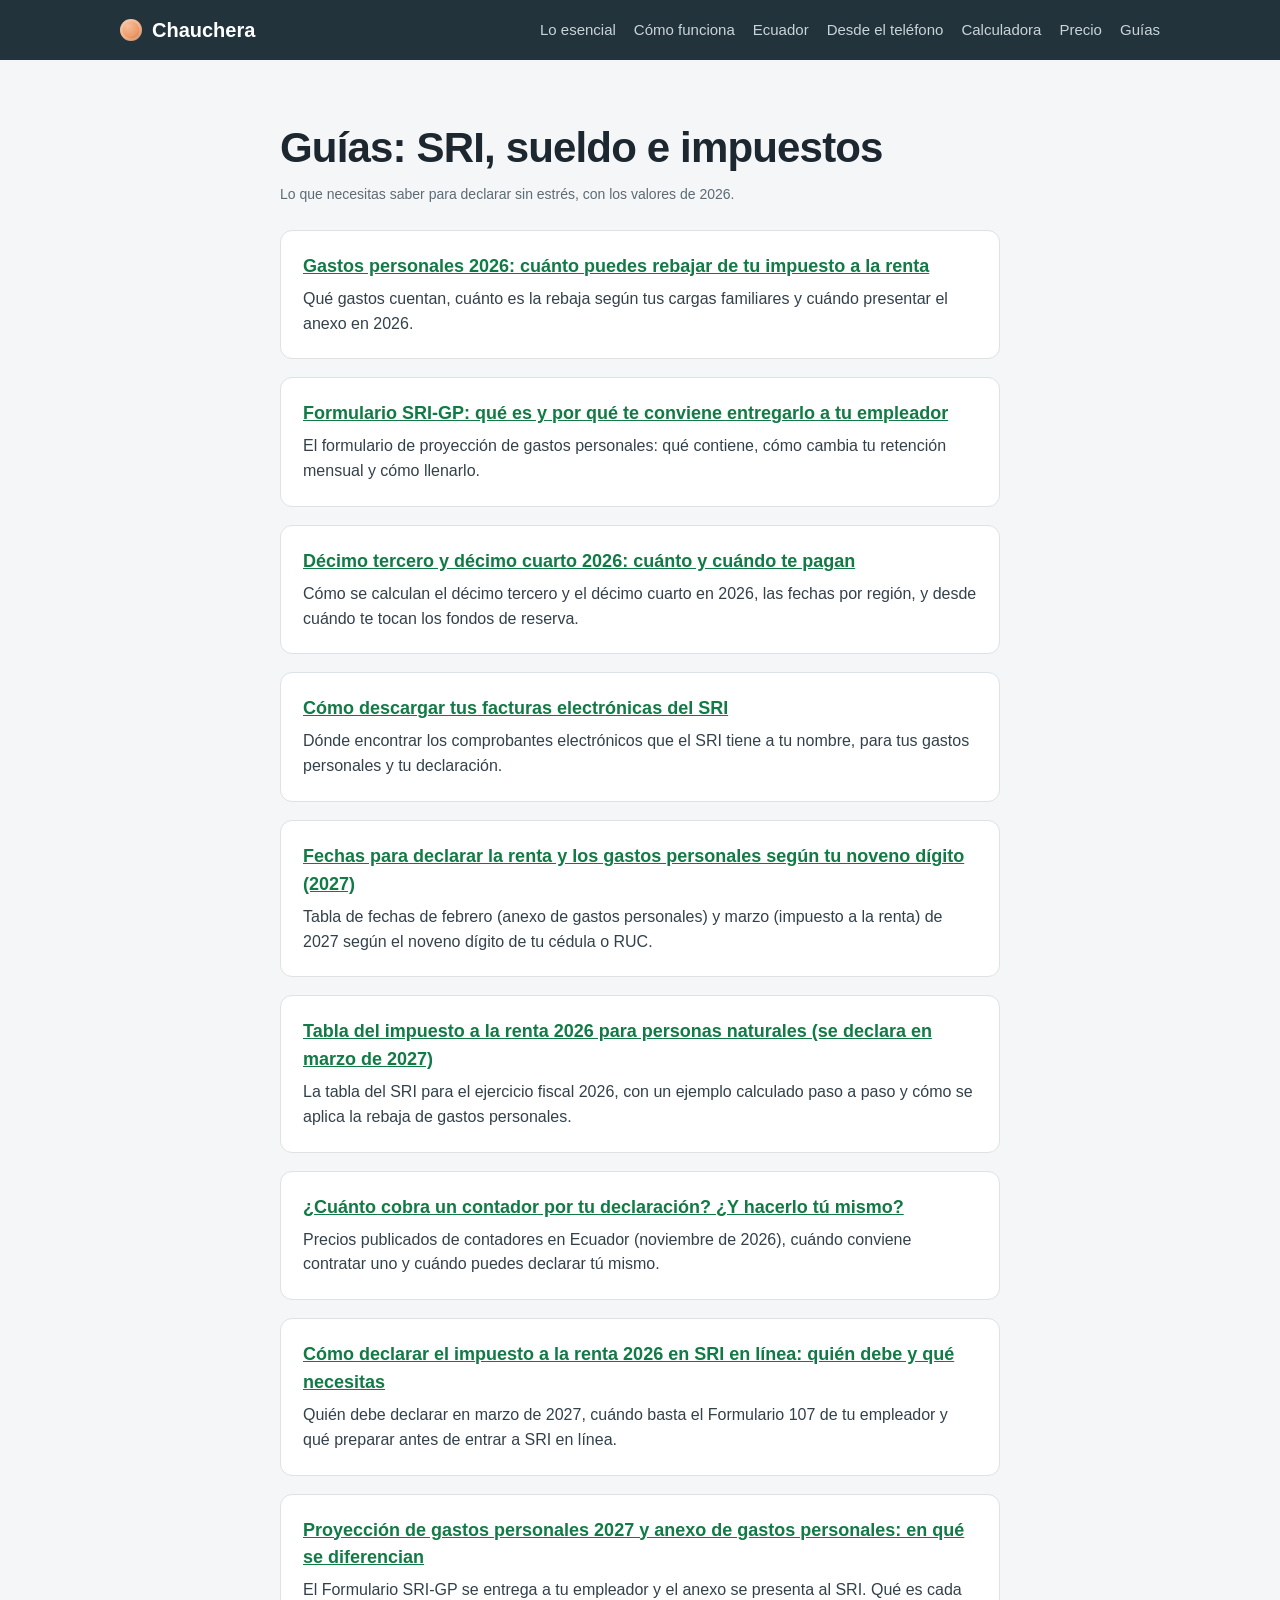
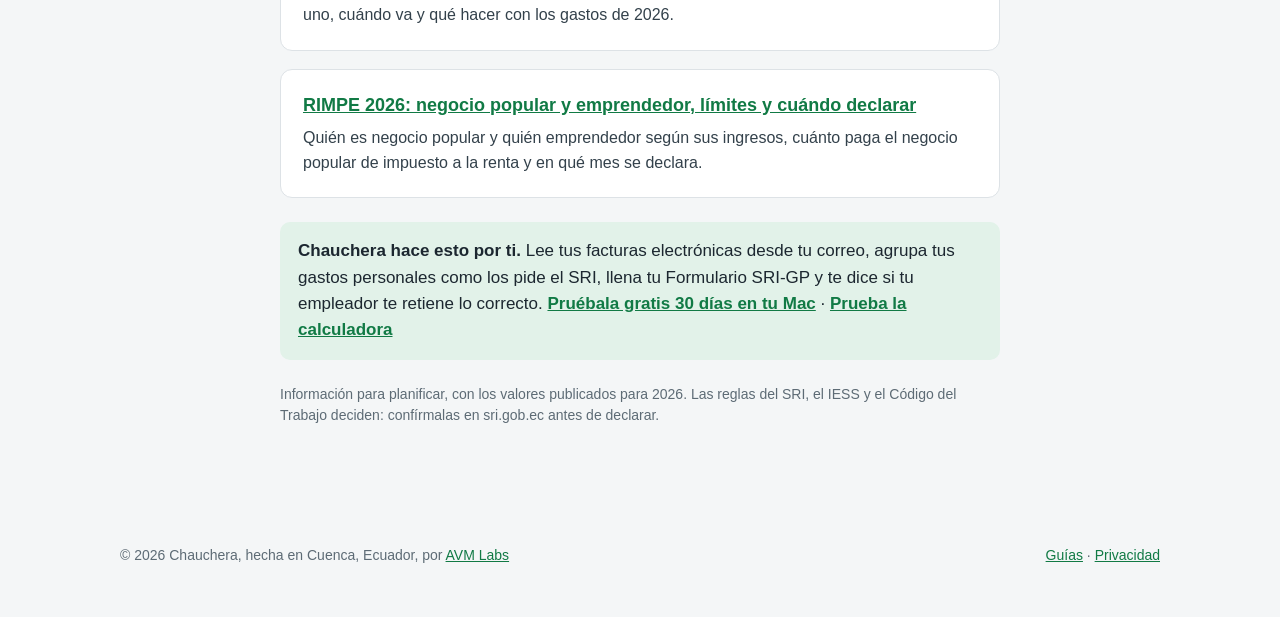
<file: guias/index.html>
<!doctype html>
<html lang="es">
<head>
<meta charset="utf-8">
<meta name="viewport" content="width=device-width, initial-scale=1">
<title>Guías: SRI, sueldo e impuestos en Ecuador · Chauchera</title>
<meta name="description" content="Guías claras sobre gastos personales, el Formulario SRI-GP, los décimos y las facturas electrónicas del SRI.">
<meta property="og:title" content="Guías: SRI, sueldo e impuestos en Ecuador">
<meta property="og:description" content="Guías claras sobre gastos personales, el Formulario SRI-GP, los décimos y las facturas electrónicas del SRI.">
<link rel="canonical" href="https://chauchera.alvarovm.uk/guias/">
<meta property="og:url" content="https://chauchera.alvarovm.uk/guias/">
<meta property="og:type" content="article">
<meta property="og:locale" content="es_EC">
<meta property="og:image" content="https://chauchera.alvarovm.uk/img/2-gastos-personales.jpg">
<meta name="twitter:card" content="summary_large_image">
<link rel="icon" href="../img/icon-192.png">
<link rel="stylesheet" href="../styles.css">
</head>
<body>
<header class="top"><div class="wrap">
  <a class="logo" href="../"><span aria-hidden="true" style="width:22px;height:22px;border-radius:50%;background:radial-gradient(circle at 35% 30%,#f6c09c,#ec9a68 55%,#9c5328);box-shadow:inset 0 0 0 2.5px rgba(255,255,255,.25);flex:none"></span>Chauchera</a>
  <nav><a href="../#lo-esencial">Lo esencial</a><a href="../#como">Cómo funciona</a><a href="../#ecuador">Ecuador</a><a href="../#telefono">Desde el teléfono</a><a href="../#calculadora">Calculadora</a><a href="../#precio">Precio</a><a href="../guias/">Guías</a></nav>
</div></header>
<section><div class="wrap article">
<h1>Guías: SRI, sueldo e impuestos</h1><p class="meta">Lo que necesitas saber para declarar sin estrés, con los valores de 2026.</p><div class="grid" style="grid-template-columns:1fr"><div class="card"><h3><a href="../guias/gastos-personales-2026.html">Gastos personales 2026: cuánto puedes rebajar de tu impuesto a la renta</a></h3><p>Qué gastos cuentan, cuánto es la rebaja según tus cargas familiares y cuándo presentar el anexo en 2026.</p></div><div class="card"><h3><a href="../guias/formulario-sri-gp.html">Formulario SRI-GP: qué es y por qué te conviene entregarlo a tu empleador</a></h3><p>El formulario de proyección de gastos personales: qué contiene, cómo cambia tu retención mensual y cómo llenarlo.</p></div><div class="card"><h3><a href="../guias/decimos-2026.html">Décimo tercero y décimo cuarto 2026: cuánto y cuándo te pagan</a></h3><p>Cómo se calculan el décimo tercero y el décimo cuarto en 2026, las fechas por región, y desde cuándo te tocan los fondos de reserva.</p></div><div class="card"><h3><a href="../guias/descargar-facturas-sri.html">Cómo descargar tus facturas electrónicas del SRI</a></h3><p>Dónde encontrar los comprobantes electrónicos que el SRI tiene a tu nombre, para tus gastos personales y tu declaración.</p></div><div class="card"><h3><a href="../guias/fechas-declarar-renta-gastos-personales-2027.html">Fechas para declarar la renta y los gastos personales según tu noveno dígito (2027)</a></h3><p>Tabla de fechas de febrero (anexo de gastos personales) y marzo (impuesto a la renta) de 2027 según el noveno dígito de tu cédula o RUC.</p></div><div class="card"><h3><a href="../guias/tabla-impuesto-renta-2026.html">Tabla del impuesto a la renta 2026 para personas naturales (se declara en marzo de 2027)</a></h3><p>La tabla del SRI para el ejercicio fiscal 2026, con un ejemplo calculado paso a paso y cómo se aplica la rebaja de gastos personales.</p></div><div class="card"><h3><a href="../guias/cuanto-cobra-contador-declaracion.html">¿Cuánto cobra un contador por tu declaración? ¿Y hacerlo tú mismo?</a></h3><p>Precios publicados de contadores en Ecuador (noviembre de 2026), cuándo conviene contratar uno y cuándo puedes declarar tú mismo.</p></div><div class="card"><h3><a href="../guias/declaracion-impuesto-renta-2026-paso-a-paso.html">Cómo declarar el impuesto a la renta 2026 en SRI en línea: quién debe y qué necesitas</a></h3><p>Quién debe declarar en marzo de 2027, cuándo basta el Formulario 107 de tu empleador y qué preparar antes de entrar a SRI en línea.</p></div><div class="card"><h3><a href="../guias/proyeccion-gastos-personales-2027-vs-anexo.html">Proyección de gastos personales 2027 y anexo de gastos personales: en qué se diferencian</a></h3><p>El Formulario SRI-GP se entrega a tu empleador y el anexo se presenta al SRI. Qué es cada uno, cuándo va y qué hacer con los gastos de 2026.</p></div><div class="card"><h3><a href="../guias/rimpe-negocio-popular-emprendedor-2026.html">RIMPE 2026: negocio popular y emprendedor, límites y cuándo declarar</a></h3><p>Quién es negocio popular y quién emprendedor según sus ingresos, cuánto paga el negocio popular de impuesto a la renta y en qué mes se declara.</p></div></div>
<div class="callout">
  <strong>Chauchera hace esto por ti.</strong> Lee tus facturas electrónicas desde tu correo, agrupa tus gastos personales como los pide el SRI,
  llena tu Formulario SRI-GP y te dice si tu empleador te retiene lo correcto. <a href="../#precio">Pruébala gratis 30 días en tu Mac</a> ·
  <a href="../#calculadora">Prueba la calculadora</a>
</div>
<p class="meta">Información para planificar, con los valores publicados para 2026. Las reglas del SRI, el IESS y el Código del Trabajo deciden: confírmalas en sri.gob.ec antes de declarar.</p>
</div></section>
<footer><div class="wrap">
  <span>© 2026 Chauchera, hecha en Cuenca, Ecuador, por <a href="https://avmlabs.alvarovm.uk/">AVM Labs</a></span>
  <span><a href="../guias/">Guías</a> · <a href="../privacidad.html">Privacidad</a></span>
</div></footer>
</body>
</html>
</file>
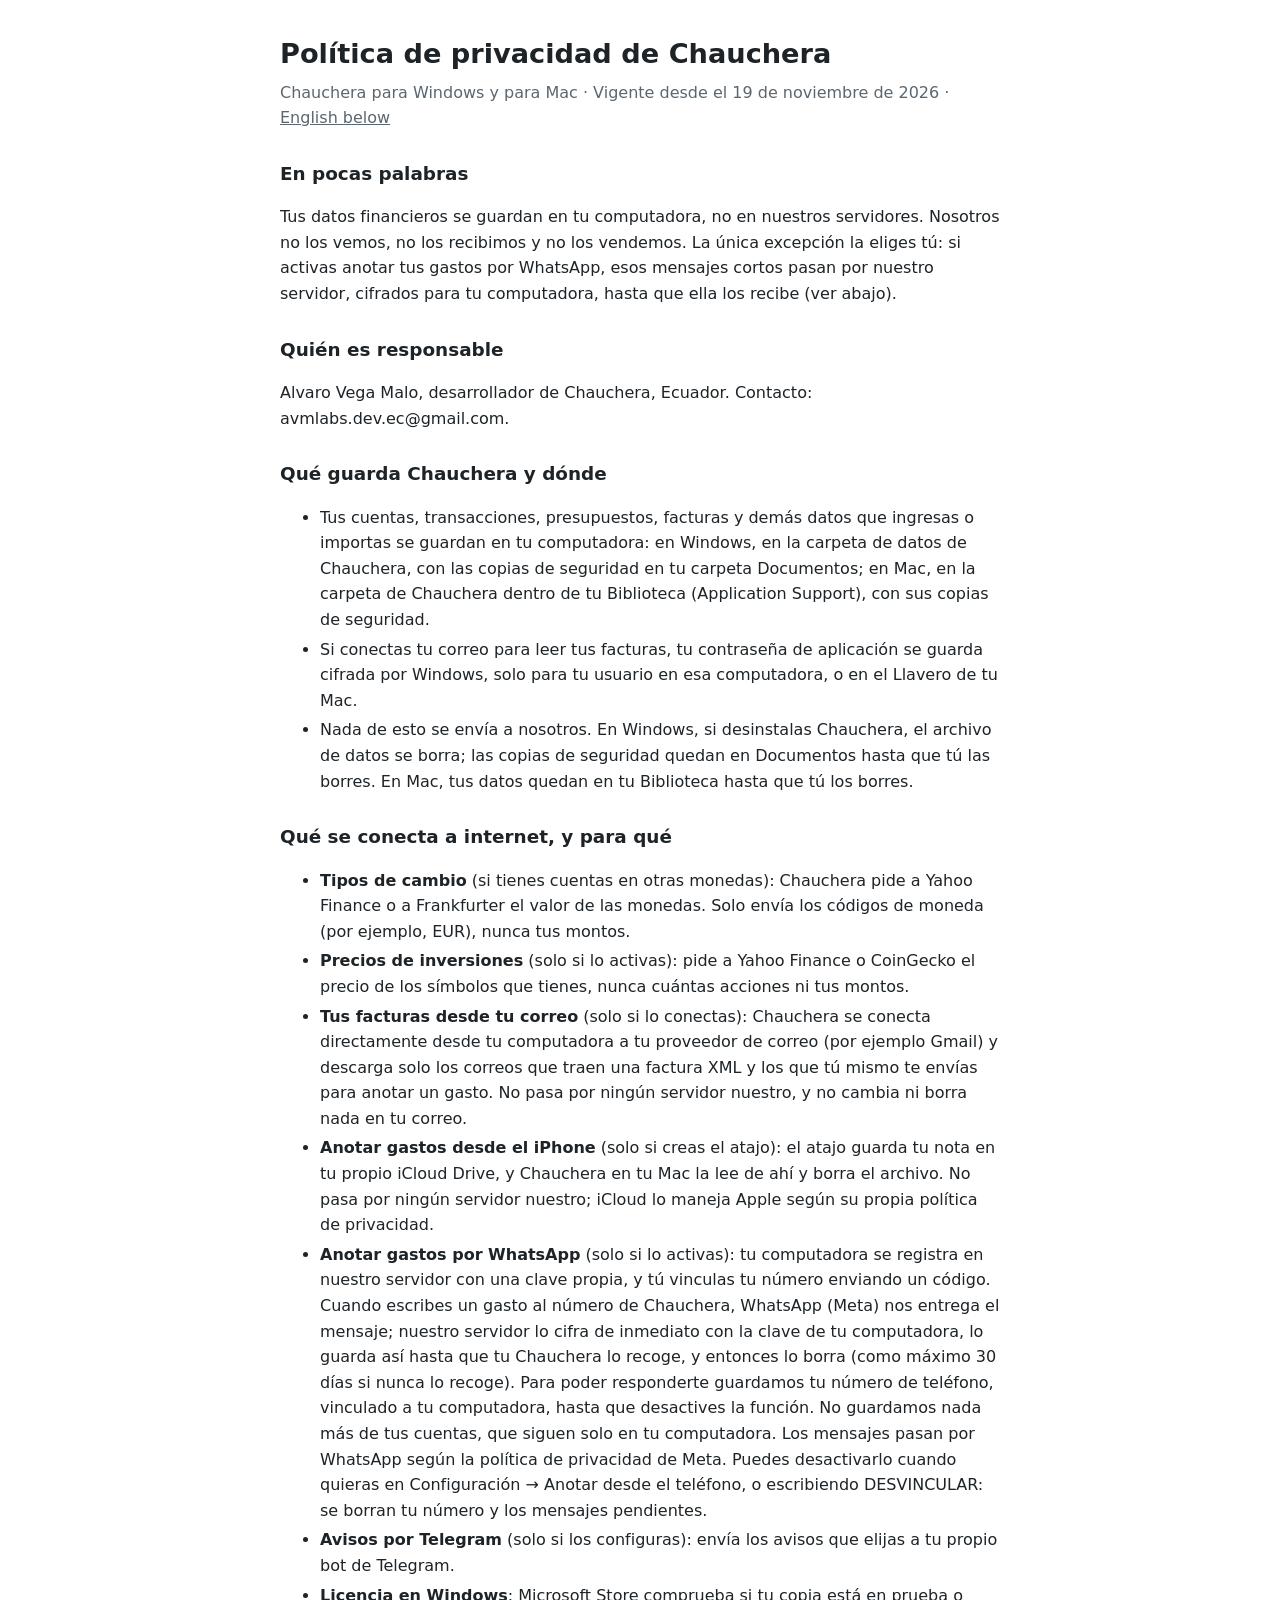
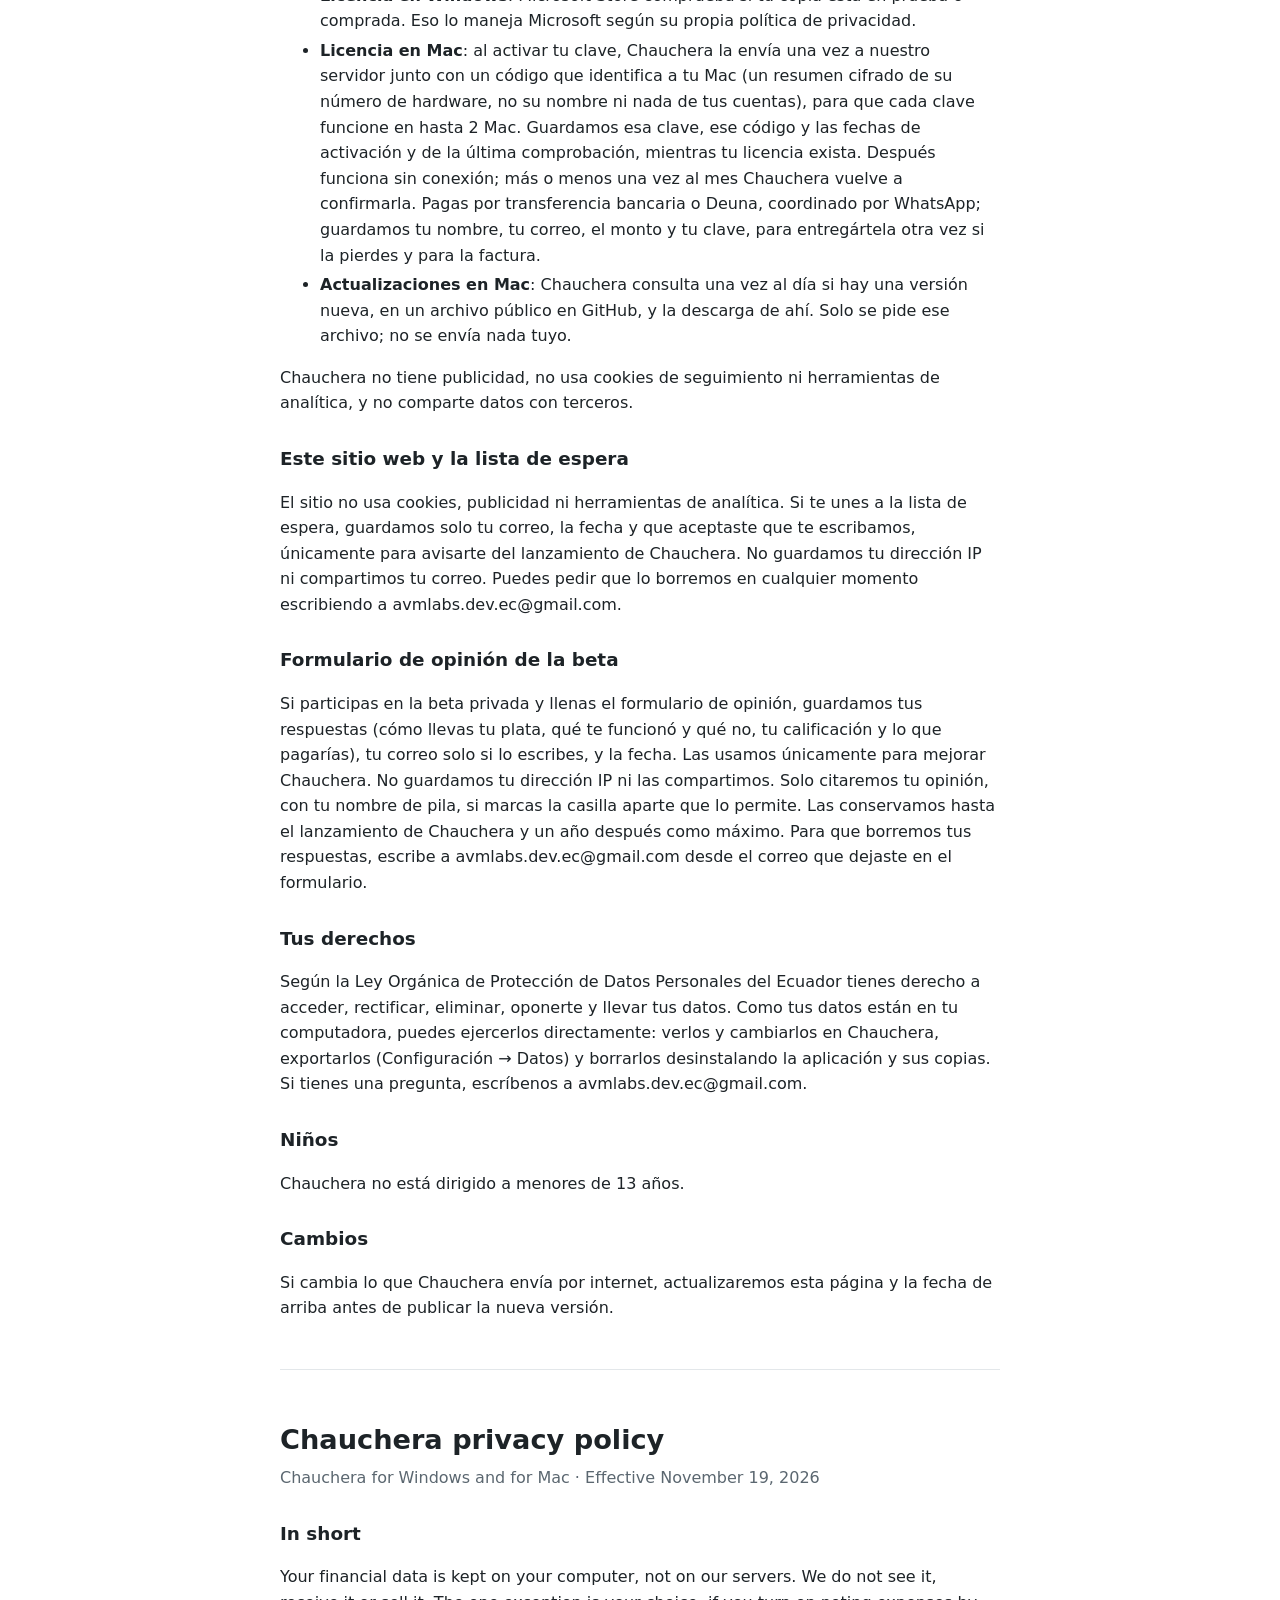
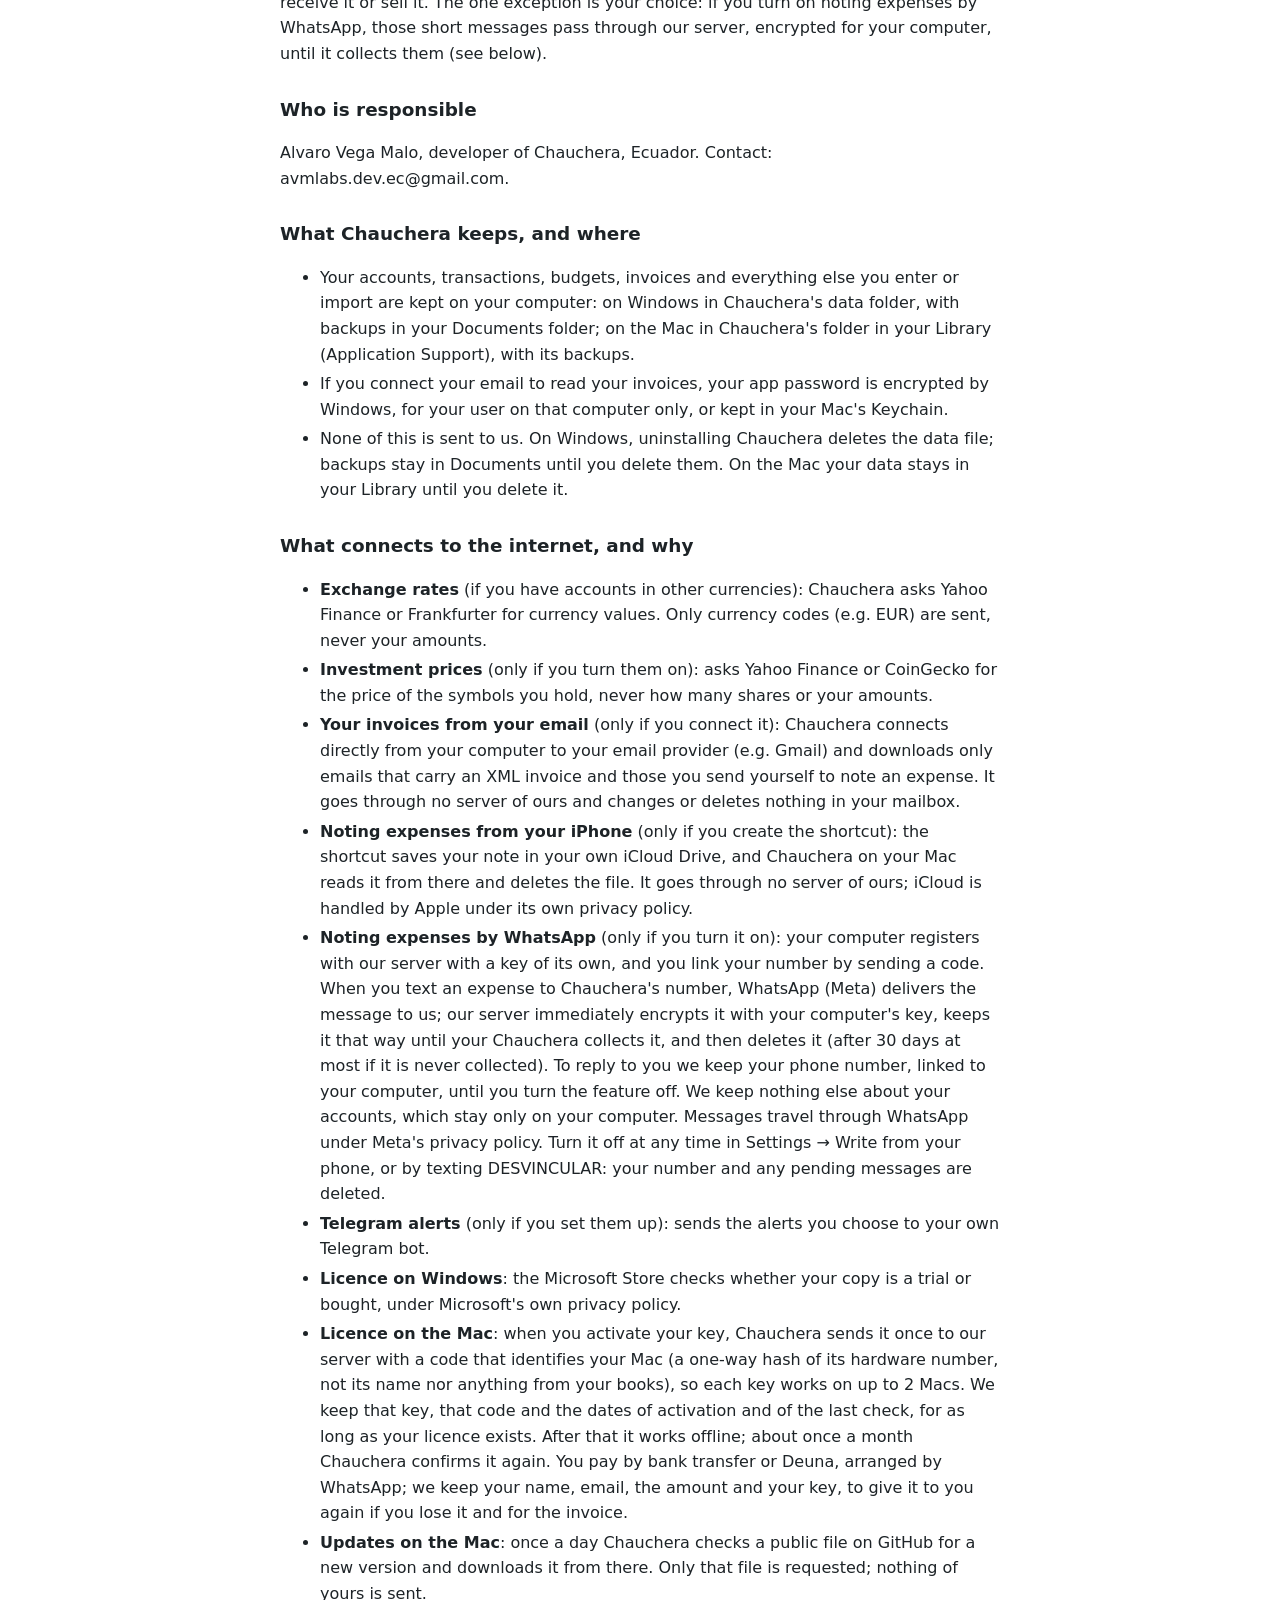
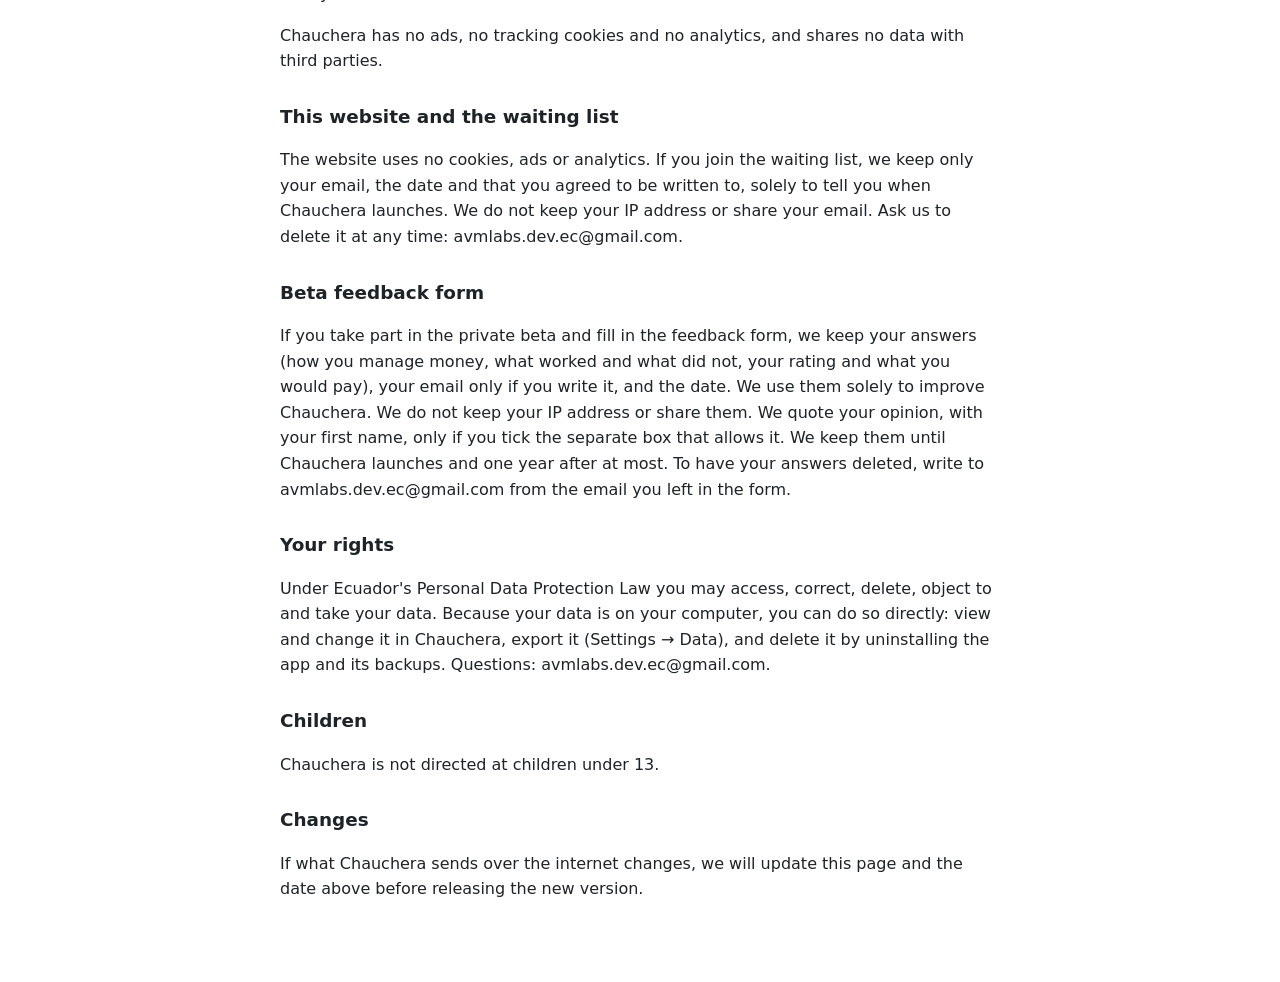
<file: privacidad.html>
<!-- Chauchera's privacy policy, for the Microsoft Store listing ("Privacy policy URL") and Google's.
     Before publishing: replace Alvaro Vega Malo and avmlabs.dev.ec@gmail.com (scripts/check_store.sh refuses while they remain).
     It describes Chauchera for Windows and Chauchera for Mac; keep it true when the app changes what it sends over the internet. -->
<!doctype html>
<html lang="es">
<head>
<meta charset="utf-8">
<meta name="viewport" content="width=device-width, initial-scale=1">
<title>Chauchera · Política de privacidad</title>
<link rel="canonical" href="https://chauchera.alvarovm.uk/privacidad.html">
<style>
  :root { color-scheme: light dark; --ink: #1d2327; --muted: #5b6770; --bg: #fff; --line: #e3e7ea; }
  @media (prefers-color-scheme: dark) { :root { --ink: #e8ecef; --muted: #a3afb8; --bg: #15191c; --line: #2a3136; } }
  body { margin: 0; background: var(--bg); color: var(--ink); font: 16px/1.6 system-ui, -apple-system, "Segoe UI", sans-serif; }
  main { max-width: 720px; margin: 0 auto; padding: 32px 20px 64px; }
  h1 { font-size: 1.7rem; margin: 0 0 4px; } h2 { font-size: 1.15rem; margin: 28px 0 6px; }
  .sub { color: var(--muted); margin: 0 0 24px; } hr { border: 0; border-top: 1px solid var(--line); margin: 48px 0; }
  li { margin: 4px 0; } a { color: inherit; }
</style>
</head>
<body>
<main>
<h1>Política de privacidad de Chauchera</h1>
<p class="sub">Chauchera para Windows y para Mac · Vigente desde el 19 de noviembre de 2026 · <a href="#english">English below</a></p>

<h2>En pocas palabras</h2>
<p>Tus datos financieros se guardan en tu computadora, no en nuestros servidores. Nosotros no los vemos, no los recibimos y no los vendemos. La única excepción la eliges tú: si activas anotar tus gastos por WhatsApp, esos mensajes cortos pasan por nuestro servidor, cifrados para tu computadora, hasta que ella los recibe (ver abajo).</p>

<h2>Quién es responsable</h2>
<p>Alvaro Vega Malo, desarrollador de Chauchera, Ecuador. Contacto: avmlabs.dev.ec@gmail.com.</p>

<h2>Qué guarda Chauchera y dónde</h2>
<ul>
  <li>Tus cuentas, transacciones, presupuestos, facturas y demás datos que ingresas o importas se guardan en tu computadora: en Windows, en la carpeta de datos de Chauchera, con las copias de seguridad en tu carpeta Documentos; en Mac, en la carpeta de Chauchera dentro de tu Biblioteca (Application Support), con sus copias de seguridad.</li>
  <li>Si conectas tu correo para leer tus facturas, tu contraseña de aplicación se guarda cifrada por Windows, solo para tu usuario en esa computadora, o en el Llavero de tu Mac.</li>
  <li>Nada de esto se envía a nosotros. En Windows, si desinstalas Chauchera, el archivo de datos se borra; las copias de seguridad quedan en Documentos hasta que tú las borres. En Mac, tus datos quedan en tu Biblioteca hasta que tú los borres.</li>
</ul>

<h2>Qué se conecta a internet, y para qué</h2>
<ul>
  <li><strong>Tipos de cambio</strong> (si tienes cuentas en otras monedas): Chauchera pide a Yahoo Finance o a Frankfurter el valor de las monedas. Solo envía los códigos de moneda (por ejemplo, EUR), nunca tus montos.</li>
  <li><strong>Precios de inversiones</strong> (solo si lo activas): pide a Yahoo Finance o CoinGecko el precio de los símbolos que tienes, nunca cuántas acciones ni tus montos.</li>
  <li><strong>Tus facturas desde tu correo</strong> (solo si lo conectas): Chauchera se conecta directamente desde tu computadora a tu proveedor de correo (por ejemplo Gmail) y descarga solo los correos que traen una factura XML y los que tú mismo te envías para anotar un gasto. No pasa por ningún servidor nuestro, y no cambia ni borra nada en tu correo.</li>
  <li><strong>Anotar gastos desde el iPhone</strong> (solo si creas el atajo): el atajo guarda tu nota en tu propio iCloud Drive, y Chauchera en tu Mac la lee de ahí y borra el archivo. No pasa por ningún servidor nuestro; iCloud lo maneja Apple según su propia política de privacidad.</li>
  <li><strong>Anotar gastos por WhatsApp</strong> (solo si lo activas): tu computadora se registra en nuestro servidor con una clave propia, y tú vinculas tu número enviando un código. Cuando escribes un gasto al número de Chauchera, WhatsApp (Meta) nos entrega el mensaje; nuestro servidor lo cifra de inmediato con la clave de tu computadora, lo guarda así hasta que tu Chauchera lo recoge, y entonces lo borra (como máximo 30 días si nunca lo recoge). Para poder responderte guardamos tu número de teléfono, vinculado a tu computadora, hasta que desactives la función. No guardamos nada más de tus cuentas, que siguen solo en tu computadora. Los mensajes pasan por WhatsApp según la política de privacidad de Meta. Puedes desactivarlo cuando quieras en Configuración → Anotar desde el teléfono, o escribiendo DESVINCULAR: se borran tu número y los mensajes pendientes.</li>
  <li><strong>Avisos por Telegram</strong> (solo si los configuras): envía los avisos que elijas a tu propio bot de Telegram.</li>
  <li><strong>Licencia en Windows</strong>: Microsoft Store comprueba si tu copia está en prueba o comprada. Eso lo maneja Microsoft según su propia política de privacidad.</li>
  <li><strong>Licencia en Mac</strong>: al activar tu clave, Chauchera la envía una vez a nuestro servidor junto con un código que identifica a tu Mac (un resumen cifrado de su número de hardware, no su nombre ni nada de tus cuentas), para que cada clave funcione en hasta 2 Mac. Guardamos esa clave, ese código y las fechas de activación y de la última comprobación, mientras tu licencia exista. Después funciona sin conexión; más o menos una vez al mes Chauchera vuelve a confirmarla. Pagas por transferencia bancaria o Deuna, coordinado por WhatsApp; guardamos tu nombre, tu correo, el monto y tu clave, para entregártela otra vez si la pierdes y para la factura.</li>
  <li><strong>Actualizaciones en Mac</strong>: Chauchera consulta una vez al día si hay una versión nueva, en un archivo público en GitHub, y la descarga de ahí. Solo se pide ese archivo; no se envía nada tuyo.</li>
</ul>
<p>Chauchera no tiene publicidad, no usa cookies de seguimiento ni herramientas de analítica, y no comparte datos con terceros.</p>

<h2>Este sitio web y la lista de espera</h2>
<p>El sitio no usa cookies, publicidad ni herramientas de analítica. Si te unes a la lista de espera, guardamos solo tu correo, la fecha y que aceptaste
que te escribamos, únicamente para avisarte del lanzamiento de Chauchera. No guardamos tu dirección IP ni compartimos tu correo. Puedes pedir que
lo borremos en cualquier momento escribiendo a avmlabs.dev.ec@gmail.com.</p>

<h2 id="beta">Formulario de opinión de la beta</h2>
<p>Si participas en la beta privada y llenas el formulario de opinión, guardamos tus respuestas (cómo llevas tu plata, qué te funcionó y qué no, tu
calificación y lo que pagarías), tu correo solo si lo escribes, y la fecha. Las usamos únicamente para mejorar Chauchera. No guardamos tu dirección IP
ni las compartimos. Solo citaremos tu opinión, con tu nombre de pila, si marcas la casilla aparte que lo permite. Las conservamos hasta el
lanzamiento de Chauchera y un año después como máximo. Para que borremos tus respuestas, escribe a avmlabs.dev.ec@gmail.com desde el correo que dejaste en el formulario.</p>

<h2>Tus derechos</h2>
<p>Según la Ley Orgánica de Protección de Datos Personales del Ecuador tienes derecho a acceder, rectificar, eliminar, oponerte y llevar tus datos. Como tus datos están en tu computadora, puedes ejercerlos directamente: verlos y cambiarlos en Chauchera, exportarlos (Configuración → Datos) y borrarlos desinstalando la aplicación y sus copias. Si tienes una pregunta, escríbenos a avmlabs.dev.ec@gmail.com.</p>

<h2>Niños</h2>
<p>Chauchera no está dirigido a menores de 13 años.</p>

<h2>Cambios</h2>
<p>Si cambia lo que Chauchera envía por internet, actualizaremos esta página y la fecha de arriba antes de publicar la nueva versión.</p>

<hr>

<h1 id="english">Chauchera privacy policy</h1>
<p class="sub">Chauchera for Windows and for Mac · Effective November 19, 2026</p>

<h2>In short</h2>
<p>Your financial data is kept on your computer, not on our servers. We do not see it, receive it or sell it. The one exception is your choice: if you turn on noting expenses by WhatsApp, those short messages pass through our server, encrypted for your computer, until it collects them (see below).</p>

<h2>Who is responsible</h2>
<p>Alvaro Vega Malo, developer of Chauchera, Ecuador. Contact: avmlabs.dev.ec@gmail.com.</p>

<h2>What Chauchera keeps, and where</h2>
<ul>
  <li>Your accounts, transactions, budgets, invoices and everything else you enter or import are kept on your computer: on Windows in Chauchera's data folder, with backups in your Documents folder; on the Mac in Chauchera's folder in your Library (Application Support), with its backups.</li>
  <li>If you connect your email to read your invoices, your app password is encrypted by Windows, for your user on that computer only, or kept in your Mac's Keychain.</li>
  <li>None of this is sent to us. On Windows, uninstalling Chauchera deletes the data file; backups stay in Documents until you delete them. On the Mac your data stays in your Library until you delete it.</li>
</ul>

<h2>What connects to the internet, and why</h2>
<ul>
  <li><strong>Exchange rates</strong> (if you have accounts in other currencies): Chauchera asks Yahoo Finance or Frankfurter for currency values. Only currency codes (e.g. EUR) are sent, never your amounts.</li>
  <li><strong>Investment prices</strong> (only if you turn them on): asks Yahoo Finance or CoinGecko for the price of the symbols you hold, never how many shares or your amounts.</li>
  <li><strong>Your invoices from your email</strong> (only if you connect it): Chauchera connects directly from your computer to your email provider (e.g. Gmail) and downloads only emails that carry an XML invoice and those you send yourself to note an expense. It goes through no server of ours and changes or deletes nothing in your mailbox.</li>
  <li><strong>Noting expenses from your iPhone</strong> (only if you create the shortcut): the shortcut saves your note in your own iCloud Drive, and Chauchera on your Mac reads it from there and deletes the file. It goes through no server of ours; iCloud is handled by Apple under its own privacy policy.</li>
  <li><strong>Noting expenses by WhatsApp</strong> (only if you turn it on): your computer registers with our server with a key of its own, and you link your number by sending a code. When you text an expense to Chauchera's number, WhatsApp (Meta) delivers the message to us; our server immediately encrypts it with your computer's key, keeps it that way until your Chauchera collects it, and then deletes it (after 30 days at most if it is never collected). To reply to you we keep your phone number, linked to your computer, until you turn the feature off. We keep nothing else about your accounts, which stay only on your computer. Messages travel through WhatsApp under Meta's privacy policy. Turn it off at any time in Settings → Write from your phone, or by texting DESVINCULAR: your number and any pending messages are deleted.</li>
  <li><strong>Telegram alerts</strong> (only if you set them up): sends the alerts you choose to your own Telegram bot.</li>
  <li><strong>Licence on Windows</strong>: the Microsoft Store checks whether your copy is a trial or bought, under Microsoft's own privacy policy.</li>
  <li><strong>Licence on the Mac</strong>: when you activate your key, Chauchera sends it once to our server with a code that identifies your Mac (a one-way hash of its hardware number, not its name nor anything from your books), so each key works on up to 2 Macs. We keep that key, that code and the dates of activation and of the last check, for as long as your licence exists. After that it works offline; about once a month Chauchera confirms it again. You pay by bank transfer or Deuna, arranged by WhatsApp; we keep your name, email, the amount and your key, to give it to you again if you lose it and for the invoice.</li>
  <li><strong>Updates on the Mac</strong>: once a day Chauchera checks a public file on GitHub for a new version and downloads it from there. Only that file is requested; nothing of yours is sent.</li>
</ul>
<p>Chauchera has no ads, no tracking cookies and no analytics, and shares no data with third parties.</p>

<h2>This website and the waiting list</h2>
<p>The website uses no cookies, ads or analytics. If you join the waiting list, we keep only your email, the date and that you agreed to be
written to, solely to tell you when Chauchera launches. We do not keep your IP address or share your email. Ask us to delete it at any time:
avmlabs.dev.ec@gmail.com.</p>

<h2 id="beta-en">Beta feedback form</h2>
<p>If you take part in the private beta and fill in the feedback form, we keep your answers (how you manage money, what worked and what did not, your
rating and what you would pay), your email only if you write it, and the date. We use them solely to improve Chauchera. We do not keep your IP
address or share them. We quote your opinion, with your first name, only if you tick the separate box that allows it. We keep them until Chauchera
launches and one year after at most. To have your answers deleted, write to avmlabs.dev.ec@gmail.com from the email you left in the form.</p>

<h2>Your rights</h2>
<p>Under Ecuador's Personal Data Protection Law you may access, correct, delete, object to and take your data. Because your data is on your computer, you can do so directly: view and change it in Chauchera, export it (Settings → Data), and delete it by uninstalling the app and its backups. Questions: avmlabs.dev.ec@gmail.com.</p>

<h2>Children</h2>
<p>Chauchera is not directed at children under 13.</p>

<h2>Changes</h2>
<p>If what Chauchera sends over the internet changes, we will update this page and the date above before releasing the new version.</p>
</main>
</body>
</html>
</file>
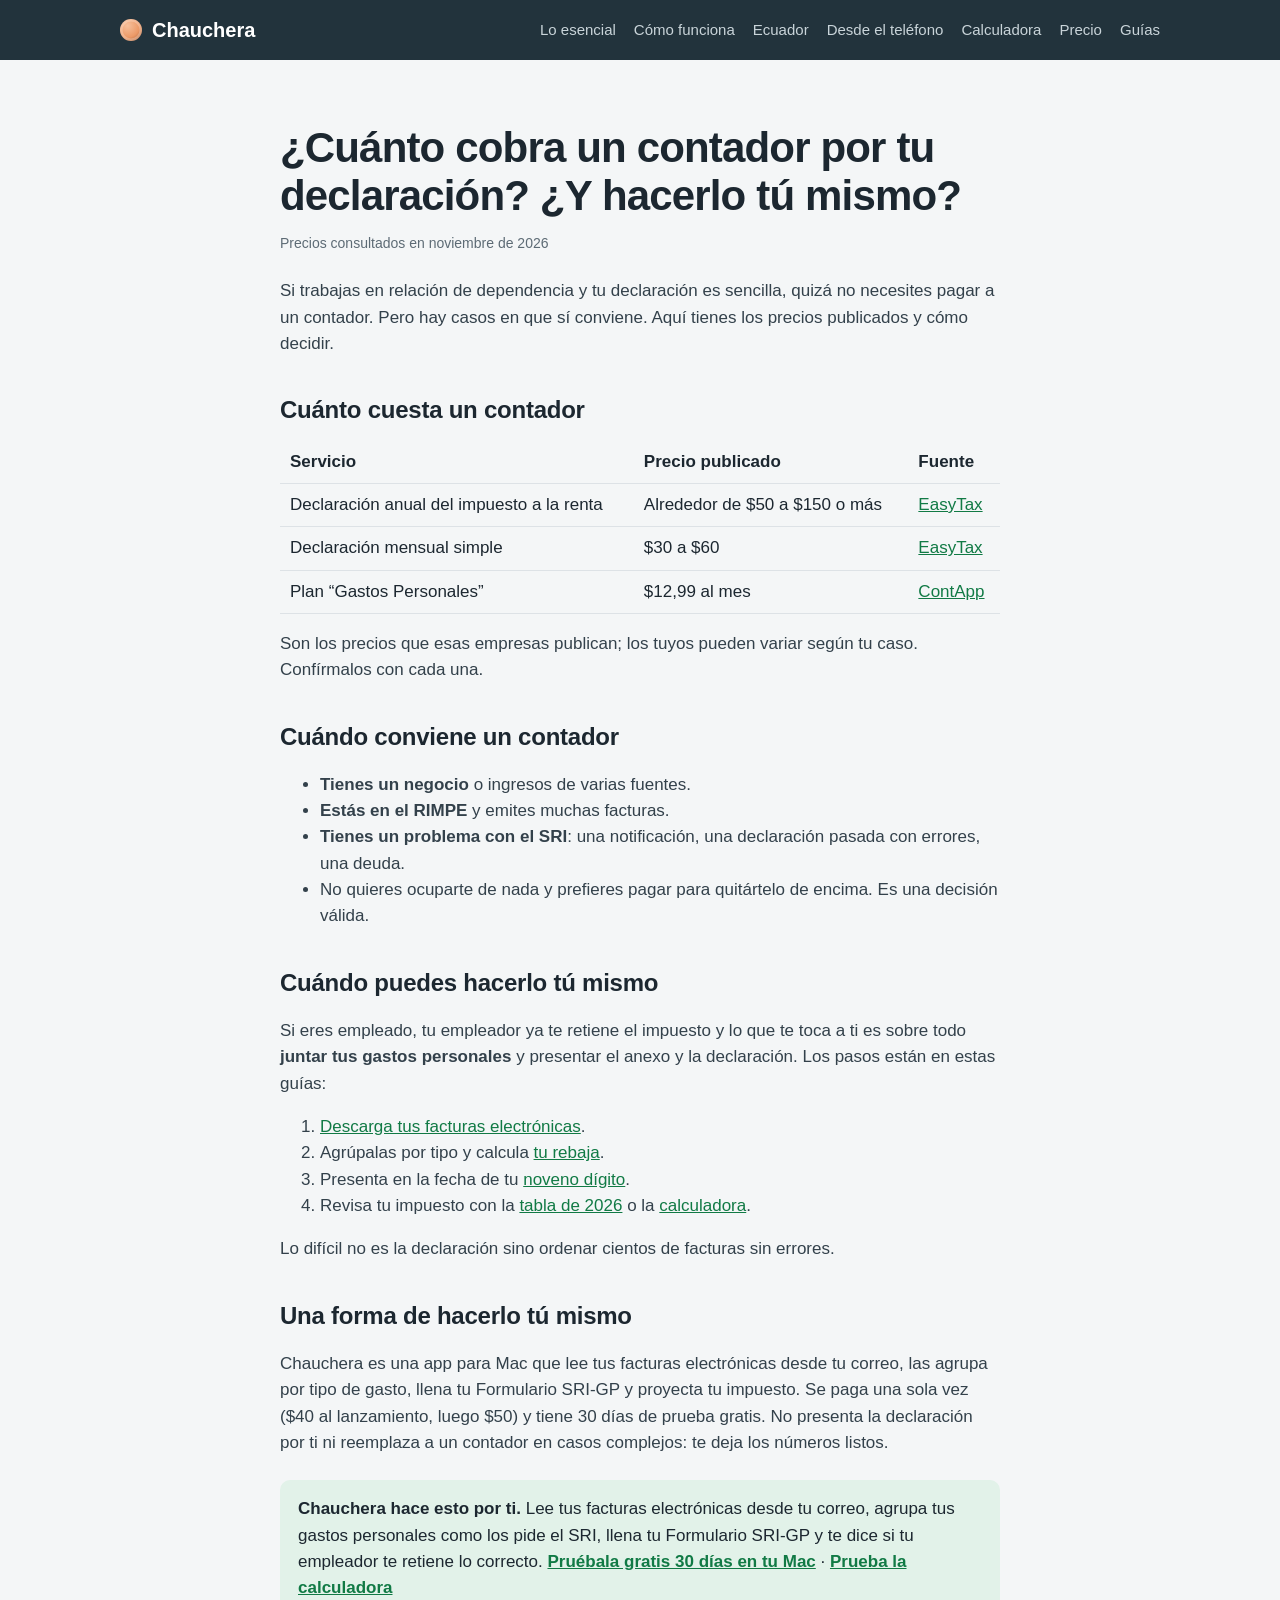
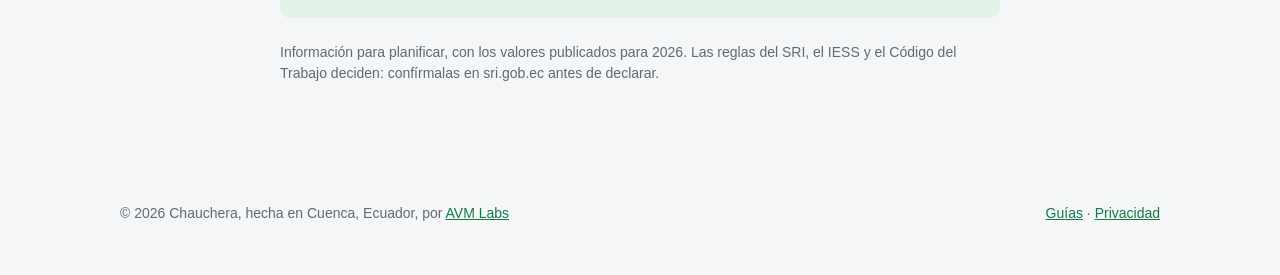
<file: guias/cuanto-cobra-contador-declaracion.html>
<!doctype html>
<html lang="es">
<head>
<meta charset="utf-8">
<meta name="viewport" content="width=device-width, initial-scale=1">
<title>¿Cuánto cobra un contador por tu declaración? ¿Y hacerlo tú mismo? · Chauchera</title>
<meta name="description" content="Precios publicados de contadores en Ecuador (noviembre de 2026), cuándo conviene contratar uno y cuándo puedes declarar tú mismo.">
<meta property="og:title" content="¿Cuánto cobra un contador por tu declaración? ¿Y hacerlo tú mismo?">
<meta property="og:description" content="Precios publicados de contadores en Ecuador (noviembre de 2026), cuándo conviene contratar uno y cuándo puedes declarar tú mismo.">
<link rel="canonical" href="https://chauchera.alvarovm.uk/guias/cuanto-cobra-contador-declaracion.html">
<meta property="og:url" content="https://chauchera.alvarovm.uk/guias/cuanto-cobra-contador-declaracion.html">
<meta property="og:type" content="article">
<meta property="og:locale" content="es_EC">
<meta property="og:image" content="https://chauchera.alvarovm.uk/img/2-gastos-personales.jpg">
<meta name="twitter:card" content="summary_large_image">
<link rel="icon" href="../img/icon-192.png">
<link rel="stylesheet" href="../styles.css">
</head>
<body>
<header class="top"><div class="wrap">
  <a class="logo" href="../"><span aria-hidden="true" style="width:22px;height:22px;border-radius:50%;background:radial-gradient(circle at 35% 30%,#f6c09c,#ec9a68 55%,#9c5328);box-shadow:inset 0 0 0 2.5px rgba(255,255,255,.25);flex:none"></span>Chauchera</a>
  <nav><a href="../#lo-esencial">Lo esencial</a><a href="../#como">Cómo funciona</a><a href="../#ecuador">Ecuador</a><a href="../#telefono">Desde el teléfono</a><a href="../#calculadora">Calculadora</a><a href="../#precio">Precio</a><a href="../guias/">Guías</a></nav>
</div></header>
<section><div class="wrap article">
<h1>¿Cuánto cobra un contador por tu declaración? ¿Y hacerlo tú mismo?</h1>
<p class="meta">Precios consultados en noviembre de 2026</p>
<p>Si trabajas en relación de dependencia y tu declaración es sencilla, quizá no necesites pagar a un contador. Pero hay casos en que sí conviene. Aquí tienes
los precios publicados y cómo decidir.</p>
<h2>Cuánto cuesta un contador</h2>
<table><thead><tr><th>Servicio</th><th>Precio publicado</th><th>Fuente</th></tr></thead><tbody>
<tr><td>Declaración anual del impuesto a la renta</td><td>Alrededor de $50 a $150 o más</td><td><a href="https://easytaxec.com/blog/cuanto-cuesta-un-contador-en-ecuador/">EasyTax</a></td></tr>
<tr><td>Declaración mensual simple</td><td>$30 a $60</td><td><a href="https://easytaxec.com/blog/cuanto-cuesta-un-contador-en-ecuador/">EasyTax</a></td></tr>
<tr><td>Plan “Gastos Personales”</td><td>$12,99 al mes</td><td><a href="https://www.contapp.ec/blogs/contratar-un-contador">ContApp</a></td></tr></tbody></table>
<p>Son los precios que esas empresas publican; los tuyos pueden variar según tu caso. Confírmalos con cada una.</p>
<h2>Cuándo conviene un contador</h2>
<ul><li><strong>Tienes un negocio</strong> o ingresos de varias fuentes.</li>
<li><strong>Estás en el RIMPE</strong> y emites muchas facturas.</li>
<li><strong>Tienes un problema con el SRI</strong>: una notificación, una declaración pasada con errores, una deuda.</li>
<li>No quieres ocuparte de nada y prefieres pagar para quitártelo de encima. Es una decisión válida.</li></ul>
<h2>Cuándo puedes hacerlo tú mismo</h2>
<p>Si eres empleado, tu empleador ya te retiene el impuesto y lo que te toca a ti es sobre todo <strong>juntar tus gastos personales</strong> y presentar el anexo y la declaración.
Los pasos están en estas guías:</p>
<ol><li><a href="../guias/descargar-facturas-sri.html">Descarga tus facturas electrónicas</a>.</li>
<li>Agrúpalas por tipo y calcula <a href="../guias/gastos-personales-2026.html">tu rebaja</a>.</li>
<li>Presenta en la fecha de tu <a href="../guias/fechas-declarar-renta-gastos-personales-2027.html">noveno dígito</a>.</li>
<li>Revisa tu impuesto con la <a href="../guias/tabla-impuesto-renta-2026.html">tabla de 2026</a> o la <a href="../#calculadora">calculadora</a>.</li></ol>
<p>Lo difícil no es la declaración sino ordenar cientos de facturas sin errores.</p>
<h2>Una forma de hacerlo tú mismo</h2>
<p>Chauchera es una app para Mac que lee tus facturas electrónicas desde tu correo, las agrupa por tipo de gasto, llena tu Formulario SRI-GP y proyecta tu impuesto.
Se paga una sola vez ($40 al lanzamiento, luego $50) y tiene 30 días de prueba gratis. No presenta la declaración por ti ni reemplaza a un contador en casos complejos: te deja los números listos.</p>
<div class="callout">
  <strong>Chauchera hace esto por ti.</strong> Lee tus facturas electrónicas desde tu correo, agrupa tus gastos personales como los pide el SRI,
  llena tu Formulario SRI-GP y te dice si tu empleador te retiene lo correcto. <a href="../#precio">Pruébala gratis 30 días en tu Mac</a> ·
  <a href="../#calculadora">Prueba la calculadora</a>
</div>
<p class="meta">Información para planificar, con los valores publicados para 2026. Las reglas del SRI, el IESS y el Código del Trabajo deciden: confírmalas en sri.gob.ec antes de declarar.</p>
</div></section>
<footer><div class="wrap">
  <span>© 2026 Chauchera, hecha en Cuenca, Ecuador, por <a href="https://avmlabs.alvarovm.uk/">AVM Labs</a></span>
  <span><a href="../guias/">Guías</a> · <a href="../privacidad.html">Privacidad</a></span>
</div></footer>
</body>
</html>
</file>
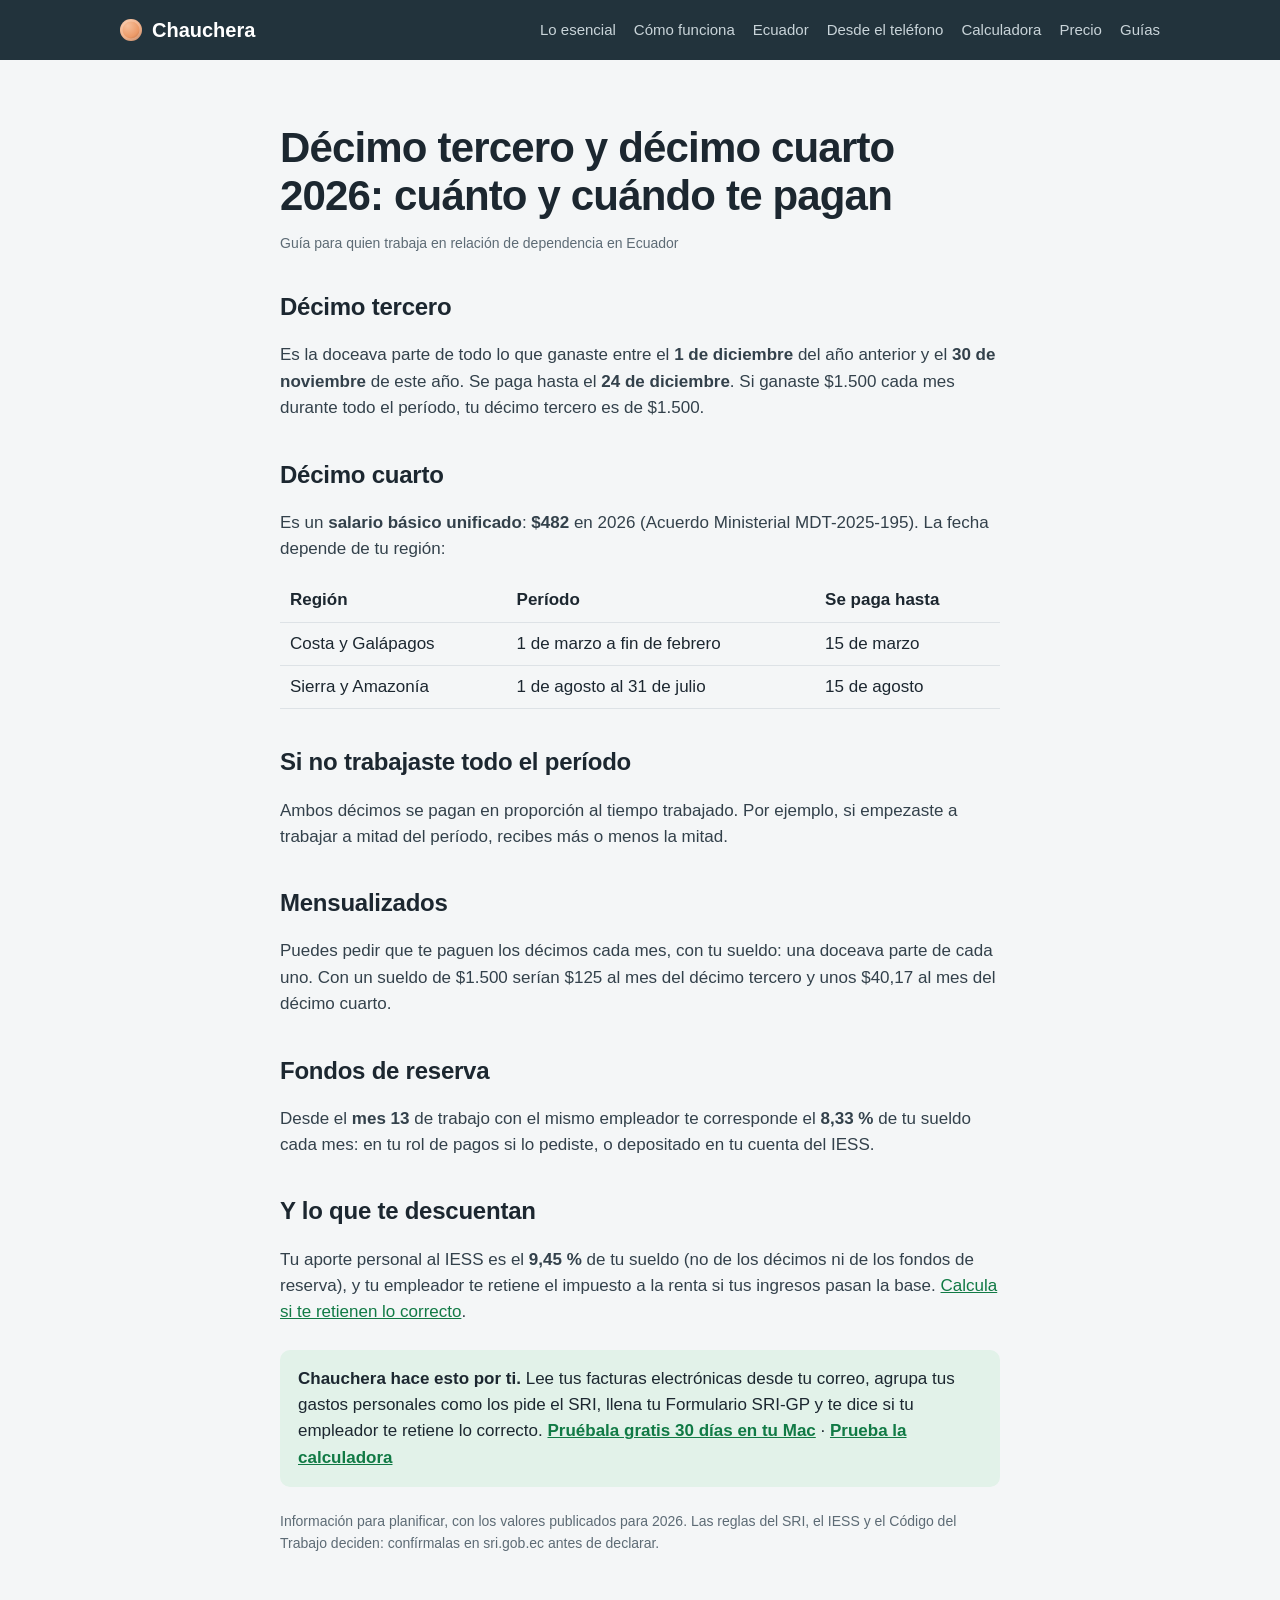
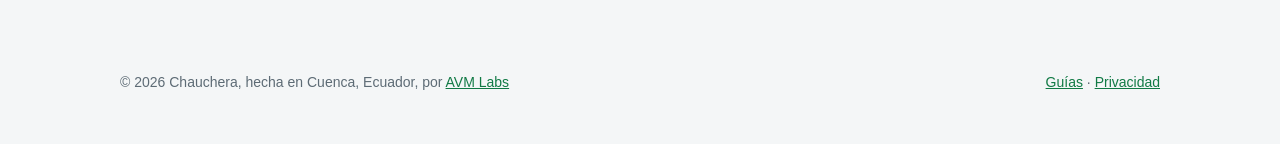
<file: guias/decimos-2026.html>
<!doctype html>
<html lang="es">
<head>
<meta charset="utf-8">
<meta name="viewport" content="width=device-width, initial-scale=1">
<title>Décimo tercero y décimo cuarto 2026: cuánto y cuándo te pagan · Chauchera</title>
<meta name="description" content="Cómo se calculan el décimo tercero y el décimo cuarto en 2026, las fechas por región, y desde cuándo te tocan los fondos de reserva.">
<meta property="og:title" content="Décimo tercero y décimo cuarto 2026: cuánto y cuándo te pagan">
<meta property="og:description" content="Cómo se calculan el décimo tercero y el décimo cuarto en 2026, las fechas por región, y desde cuándo te tocan los fondos de reserva.">
<link rel="canonical" href="https://chauchera.alvarovm.uk/guias/decimos-2026.html">
<meta property="og:url" content="https://chauchera.alvarovm.uk/guias/decimos-2026.html">
<meta property="og:type" content="article">
<meta property="og:locale" content="es_EC">
<meta property="og:image" content="https://chauchera.alvarovm.uk/img/2-gastos-personales.jpg">
<meta name="twitter:card" content="summary_large_image">
<link rel="icon" href="../img/icon-192.png">
<link rel="stylesheet" href="../styles.css">
</head>
<body>
<header class="top"><div class="wrap">
  <a class="logo" href="../"><span aria-hidden="true" style="width:22px;height:22px;border-radius:50%;background:radial-gradient(circle at 35% 30%,#f6c09c,#ec9a68 55%,#9c5328);box-shadow:inset 0 0 0 2.5px rgba(255,255,255,.25);flex:none"></span>Chauchera</a>
  <nav><a href="../#lo-esencial">Lo esencial</a><a href="../#como">Cómo funciona</a><a href="../#ecuador">Ecuador</a><a href="../#telefono">Desde el teléfono</a><a href="../#calculadora">Calculadora</a><a href="../#precio">Precio</a><a href="../guias/">Guías</a></nav>
</div></header>
<section><div class="wrap article">
<h1>Décimo tercero y décimo cuarto 2026: cuánto y cuándo te pagan</h1>
<p class="meta">Guía para quien trabaja en relación de dependencia en Ecuador</p>
<h2>Décimo tercero</h2>
<p>Es la doceava parte de todo lo que ganaste entre el <strong>1 de diciembre</strong> del año anterior y el <strong>30 de noviembre</strong> de este año.
Se paga hasta el <strong>24 de diciembre</strong>. Si ganaste $1.500 cada mes durante todo el período, tu décimo tercero es de $1.500.</p>
<h2>Décimo cuarto</h2>
<p>Es un <strong>salario básico unificado</strong>: <strong>$482</strong> en 2026 (Acuerdo Ministerial MDT-2025-195). La fecha depende de tu región:</p>
<table><thead><tr><th>Región</th><th>Período</th><th>Se paga hasta</th></tr></thead><tbody>
<tr><td>Costa y Galápagos</td><td>1 de marzo a fin de febrero</td><td>15 de marzo</td></tr>
<tr><td>Sierra y Amazonía</td><td>1 de agosto al 31 de julio</td><td>15 de agosto</td></tr></tbody></table>
<h2>Si no trabajaste todo el período</h2>
<p>Ambos décimos se pagan en proporción al tiempo trabajado. Por ejemplo, si empezaste a trabajar a mitad del período, recibes más o menos la mitad.</p>
<h2>Mensualizados</h2>
<p>Puedes pedir que te paguen los décimos cada mes, con tu sueldo: una doceava parte de cada uno. Con un sueldo de $1.500 serían $125 al mes del
décimo tercero y unos $40,17 al mes del décimo cuarto.</p>
<h2>Fondos de reserva</h2>
<p>Desde el <strong>mes 13</strong> de trabajo con el mismo empleador te corresponde el <strong>8,33 %</strong> de tu sueldo cada mes: en tu rol de pagos si
lo pediste, o depositado en tu cuenta del IESS.</p>
<h2>Y lo que te descuentan</h2>
<p>Tu aporte personal al IESS es el <strong>9,45 %</strong> de tu sueldo (no de los décimos ni de los fondos de reserva), y tu empleador te retiene el
impuesto a la renta si tus ingresos pasan la base. <a href="../#calculadora">Calcula si te retienen lo correcto</a>.</p>
<div class="callout">
  <strong>Chauchera hace esto por ti.</strong> Lee tus facturas electrónicas desde tu correo, agrupa tus gastos personales como los pide el SRI,
  llena tu Formulario SRI-GP y te dice si tu empleador te retiene lo correcto. <a href="../#precio">Pruébala gratis 30 días en tu Mac</a> ·
  <a href="../#calculadora">Prueba la calculadora</a>
</div>
<p class="meta">Información para planificar, con los valores publicados para 2026. Las reglas del SRI, el IESS y el Código del Trabajo deciden: confírmalas en sri.gob.ec antes de declarar.</p>
</div></section>
<footer><div class="wrap">
  <span>© 2026 Chauchera, hecha en Cuenca, Ecuador, por <a href="https://avmlabs.alvarovm.uk/">AVM Labs</a></span>
  <span><a href="../guias/">Guías</a> · <a href="../privacidad.html">Privacidad</a></span>
</div></footer>
</body>
</html>
</file>
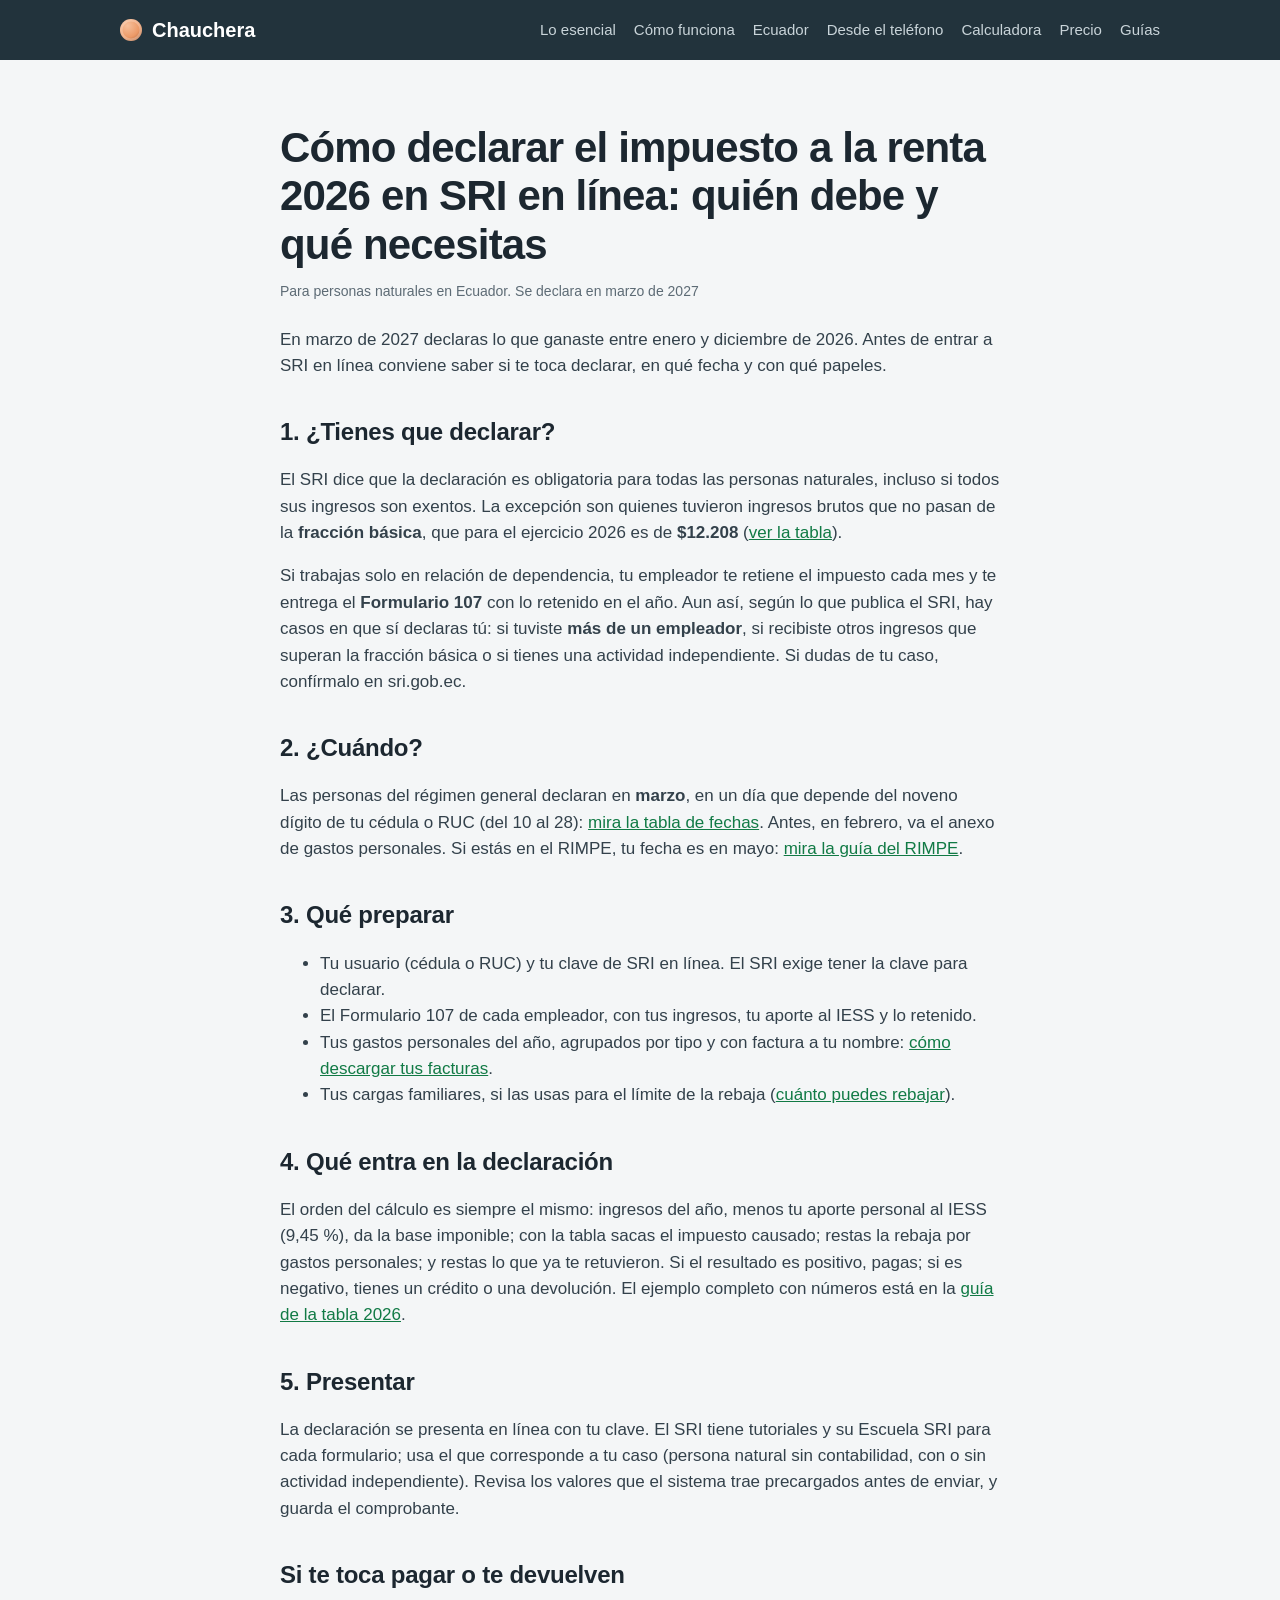
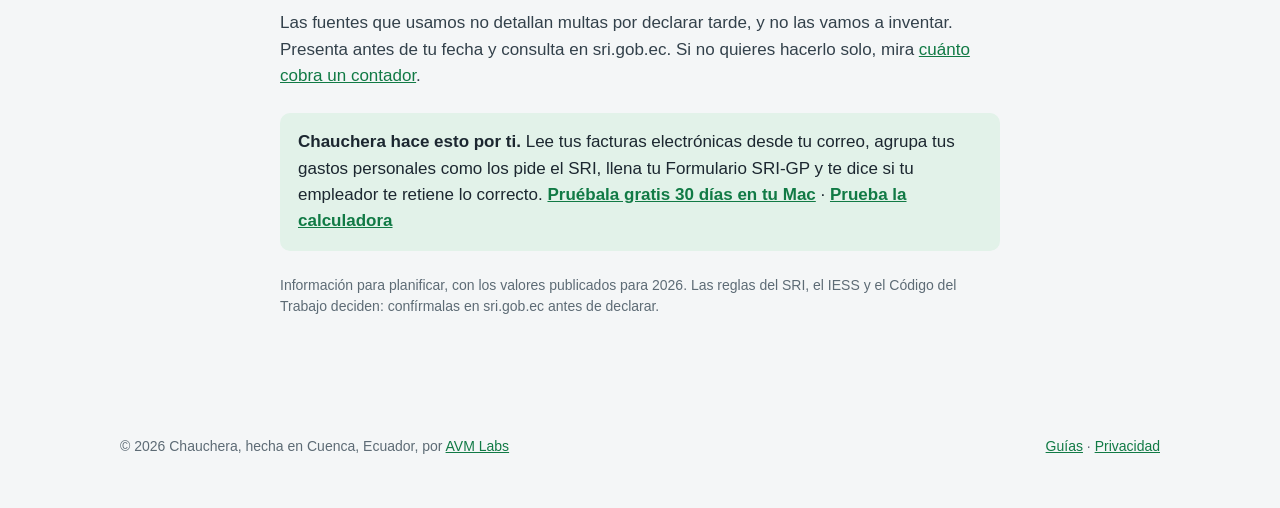
<file: guias/declaracion-impuesto-renta-2026-paso-a-paso.html>
<!doctype html>
<html lang="es">
<head>
<meta charset="utf-8">
<meta name="viewport" content="width=device-width, initial-scale=1">
<title>Cómo declarar el impuesto a la renta 2026 en SRI en línea: quién debe y qué necesitas · Chauchera</title>
<meta name="description" content="Quién debe declarar en marzo de 2027, cuándo basta el Formulario 107 de tu empleador y qué preparar antes de entrar a SRI en línea.">
<meta property="og:title" content="Cómo declarar el impuesto a la renta 2026 en SRI en línea: quién debe y qué necesitas">
<meta property="og:description" content="Quién debe declarar en marzo de 2027, cuándo basta el Formulario 107 de tu empleador y qué preparar antes de entrar a SRI en línea.">
<link rel="canonical" href="https://chauchera.alvarovm.uk/guias/declaracion-impuesto-renta-2026-paso-a-paso.html">
<meta property="og:url" content="https://chauchera.alvarovm.uk/guias/declaracion-impuesto-renta-2026-paso-a-paso.html">
<meta property="og:type" content="article">
<meta property="og:locale" content="es_EC">
<meta property="og:image" content="https://chauchera.alvarovm.uk/img/2-gastos-personales.jpg">
<meta name="twitter:card" content="summary_large_image">
<link rel="icon" href="../img/icon-192.png">
<link rel="stylesheet" href="../styles.css">
</head>
<body>
<header class="top"><div class="wrap">
  <a class="logo" href="../"><span aria-hidden="true" style="width:22px;height:22px;border-radius:50%;background:radial-gradient(circle at 35% 30%,#f6c09c,#ec9a68 55%,#9c5328);box-shadow:inset 0 0 0 2.5px rgba(255,255,255,.25);flex:none"></span>Chauchera</a>
  <nav><a href="../#lo-esencial">Lo esencial</a><a href="../#como">Cómo funciona</a><a href="../#ecuador">Ecuador</a><a href="../#telefono">Desde el teléfono</a><a href="../#calculadora">Calculadora</a><a href="../#precio">Precio</a><a href="../guias/">Guías</a></nav>
</div></header>
<section><div class="wrap article">
<h1>Cómo declarar el impuesto a la renta 2026 en SRI en línea: quién debe y qué necesitas</h1>
<p class="meta">Para personas naturales en Ecuador. Se declara en marzo de 2027</p>
<p>En marzo de 2027 declaras lo que ganaste entre enero y diciembre de 2026. Antes de entrar a SRI en línea conviene saber si te toca declarar, en qué fecha y con qué papeles.</p>
<h2>1. ¿Tienes que declarar?</h2>
<p>El SRI dice que la declaración es obligatoria para todas las personas naturales, incluso si todos sus ingresos son exentos. La excepción son quienes tuvieron
ingresos brutos que no pasan de la <strong>fracción básica</strong>, que para el ejercicio 2026 es de <strong>$12.208</strong>
(<a href="../guias/tabla-impuesto-renta-2026.html">ver la tabla</a>).</p>
<p>Si trabajas solo en relación de dependencia, tu empleador te retiene el impuesto cada mes y te entrega el <strong>Formulario 107</strong> con lo retenido en el año.
Aun así, según lo que publica el SRI, hay casos en que sí declaras tú: si tuviste <strong>más de un empleador</strong>, si recibiste otros ingresos que superan la
fracción básica o si tienes una actividad independiente. Si dudas de tu caso, confírmalo en sri.gob.ec.</p>
<h2>2. ¿Cuándo?</h2>
<p>Las personas del régimen general declaran en <strong>marzo</strong>, en un día que depende del noveno dígito de tu cédula o RUC (del 10 al 28):
<a href="../guias/fechas-declarar-renta-gastos-personales-2027.html">mira la tabla de fechas</a>. Antes, en febrero, va el anexo de gastos personales. Si estás en el RIMPE, tu fecha es en mayo:
<a href="../guias/rimpe-negocio-popular-emprendedor-2026.html">mira la guía del RIMPE</a>.</p>
<h2>3. Qué preparar</h2>
<ul><li>Tu usuario (cédula o RUC) y tu clave de SRI en línea. El SRI exige tener la clave para declarar.</li>
<li>El Formulario 107 de cada empleador, con tus ingresos, tu aporte al IESS y lo retenido.</li>
<li>Tus gastos personales del año, agrupados por tipo y con factura a tu nombre: <a href="../guias/descargar-facturas-sri.html">cómo descargar tus facturas</a>.</li>
<li>Tus cargas familiares, si las usas para el límite de la rebaja (<a href="../guias/gastos-personales-2026.html">cuánto puedes rebajar</a>).</li></ul>
<h2>4. Qué entra en la declaración</h2>
<p>El orden del cálculo es siempre el mismo: ingresos del año, menos tu aporte personal al IESS (9,45 %), da la base imponible; con la tabla sacas el impuesto causado;
restas la rebaja por gastos personales; y restas lo que ya te retuvieron. Si el resultado es positivo, pagas; si es negativo, tienes un crédito o una devolución.
El ejemplo completo con números está en la <a href="../guias/tabla-impuesto-renta-2026.html">guía de la tabla 2026</a>.</p>
<h2>5. Presentar</h2>
<p>La declaración se presenta en línea con tu clave. El SRI tiene tutoriales y su Escuela SRI para cada formulario; usa el que corresponde a tu caso
(persona natural sin contabilidad, con o sin actividad independiente). Revisa los valores que el sistema trae precargados antes de enviar, y guarda el comprobante.</p>
<h2>Si te toca pagar o te devuelven</h2>
<p>Las fuentes que usamos no detallan multas por declarar tarde, y no las vamos a inventar. Presenta antes de tu fecha y consulta en sri.gob.ec.
Si no quieres hacerlo solo, mira <a href="../guias/cuanto-cobra-contador-declaracion.html">cuánto cobra un contador</a>.</p>
<div class="callout">
  <strong>Chauchera hace esto por ti.</strong> Lee tus facturas electrónicas desde tu correo, agrupa tus gastos personales como los pide el SRI,
  llena tu Formulario SRI-GP y te dice si tu empleador te retiene lo correcto. <a href="../#precio">Pruébala gratis 30 días en tu Mac</a> ·
  <a href="../#calculadora">Prueba la calculadora</a>
</div>
<p class="meta">Información para planificar, con los valores publicados para 2026. Las reglas del SRI, el IESS y el Código del Trabajo deciden: confírmalas en sri.gob.ec antes de declarar.</p>
</div></section>
<footer><div class="wrap">
  <span>© 2026 Chauchera, hecha en Cuenca, Ecuador, por <a href="https://avmlabs.alvarovm.uk/">AVM Labs</a></span>
  <span><a href="../guias/">Guías</a> · <a href="../privacidad.html">Privacidad</a></span>
</div></footer>
</body>
</html>
</file>
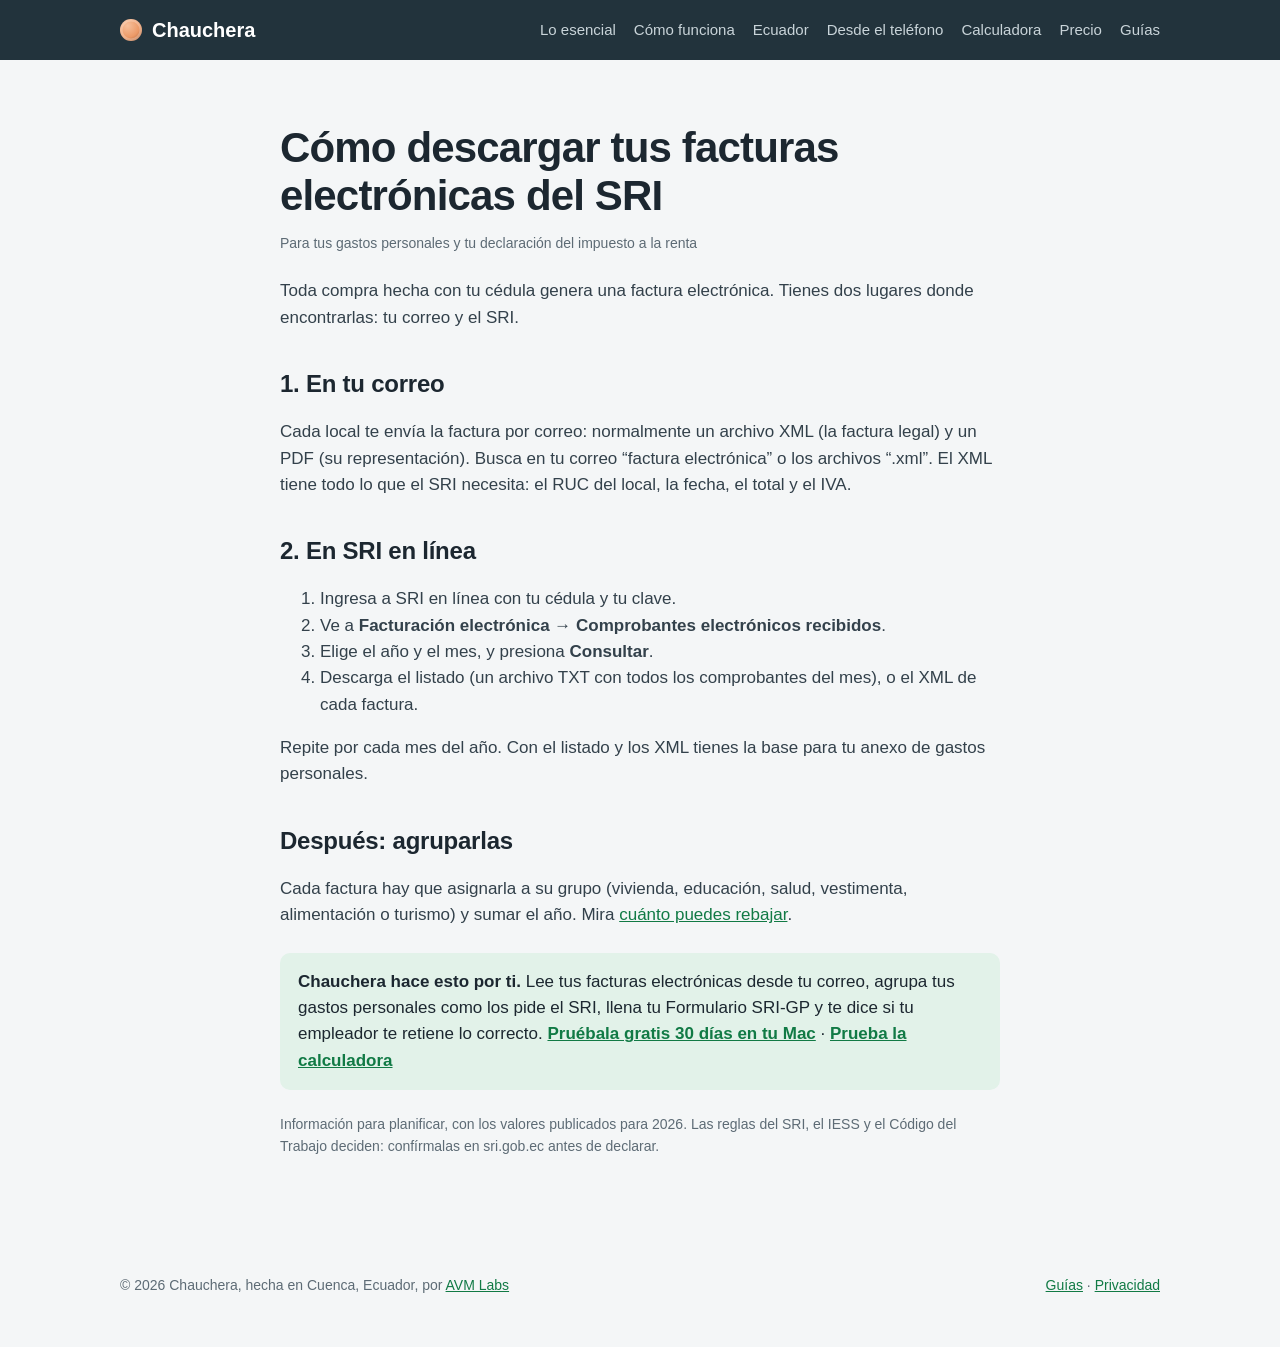
<file: guias/descargar-facturas-sri.html>
<!doctype html>
<html lang="es">
<head>
<meta charset="utf-8">
<meta name="viewport" content="width=device-width, initial-scale=1">
<title>Cómo descargar tus facturas electrónicas del SRI · Chauchera</title>
<meta name="description" content="Dónde encontrar los comprobantes electrónicos que el SRI tiene a tu nombre, para tus gastos personales y tu declaración.">
<meta property="og:title" content="Cómo descargar tus facturas electrónicas del SRI">
<meta property="og:description" content="Dónde encontrar los comprobantes electrónicos que el SRI tiene a tu nombre, para tus gastos personales y tu declaración.">
<link rel="canonical" href="https://chauchera.alvarovm.uk/guias/descargar-facturas-sri.html">
<meta property="og:url" content="https://chauchera.alvarovm.uk/guias/descargar-facturas-sri.html">
<meta property="og:type" content="article">
<meta property="og:locale" content="es_EC">
<meta property="og:image" content="https://chauchera.alvarovm.uk/img/2-gastos-personales.jpg">
<meta name="twitter:card" content="summary_large_image">
<link rel="icon" href="../img/icon-192.png">
<link rel="stylesheet" href="../styles.css">
</head>
<body>
<header class="top"><div class="wrap">
  <a class="logo" href="../"><span aria-hidden="true" style="width:22px;height:22px;border-radius:50%;background:radial-gradient(circle at 35% 30%,#f6c09c,#ec9a68 55%,#9c5328);box-shadow:inset 0 0 0 2.5px rgba(255,255,255,.25);flex:none"></span>Chauchera</a>
  <nav><a href="../#lo-esencial">Lo esencial</a><a href="../#como">Cómo funciona</a><a href="../#ecuador">Ecuador</a><a href="../#telefono">Desde el teléfono</a><a href="../#calculadora">Calculadora</a><a href="../#precio">Precio</a><a href="../guias/">Guías</a></nav>
</div></header>
<section><div class="wrap article">
<h1>Cómo descargar tus facturas electrónicas del SRI</h1>
<p class="meta">Para tus gastos personales y tu declaración del impuesto a la renta</p>
<p>Toda compra hecha con tu cédula genera una factura electrónica. Tienes dos lugares donde encontrarlas: tu correo y el SRI.</p>
<h2>1. En tu correo</h2>
<p>Cada local te envía la factura por correo: normalmente un archivo XML (la factura legal) y un PDF (su representación). Busca en tu correo
“factura electrónica” o los archivos “.xml”. El XML tiene todo lo que el SRI necesita: el RUC del local, la fecha, el total y el IVA.</p>
<h2>2. En SRI en línea</h2>
<ol><li>Ingresa a SRI en línea con tu cédula y tu clave.</li>
<li>Ve a <strong>Facturación electrónica → Comprobantes electrónicos recibidos</strong>.</li>
<li>Elige el año y el mes, y presiona <strong>Consultar</strong>.</li>
<li>Descarga el listado (un archivo TXT con todos los comprobantes del mes), o el XML de cada factura.</li></ol>
<p>Repite por cada mes del año. Con el listado y los XML tienes la base para tu anexo de gastos personales.</p>
<h2>Después: agruparlas</h2>
<p>Cada factura hay que asignarla a su grupo (vivienda, educación, salud, vestimenta, alimentación o turismo) y sumar el año.
Mira <a href="../guias/gastos-personales-2026.html">cuánto puedes rebajar</a>.</p>
<div class="callout">
  <strong>Chauchera hace esto por ti.</strong> Lee tus facturas electrónicas desde tu correo, agrupa tus gastos personales como los pide el SRI,
  llena tu Formulario SRI-GP y te dice si tu empleador te retiene lo correcto. <a href="../#precio">Pruébala gratis 30 días en tu Mac</a> ·
  <a href="../#calculadora">Prueba la calculadora</a>
</div>
<p class="meta">Información para planificar, con los valores publicados para 2026. Las reglas del SRI, el IESS y el Código del Trabajo deciden: confírmalas en sri.gob.ec antes de declarar.</p>
</div></section>
<footer><div class="wrap">
  <span>© 2026 Chauchera, hecha en Cuenca, Ecuador, por <a href="https://avmlabs.alvarovm.uk/">AVM Labs</a></span>
  <span><a href="../guias/">Guías</a> · <a href="../privacidad.html">Privacidad</a></span>
</div></footer>
</body>
</html>
</file>
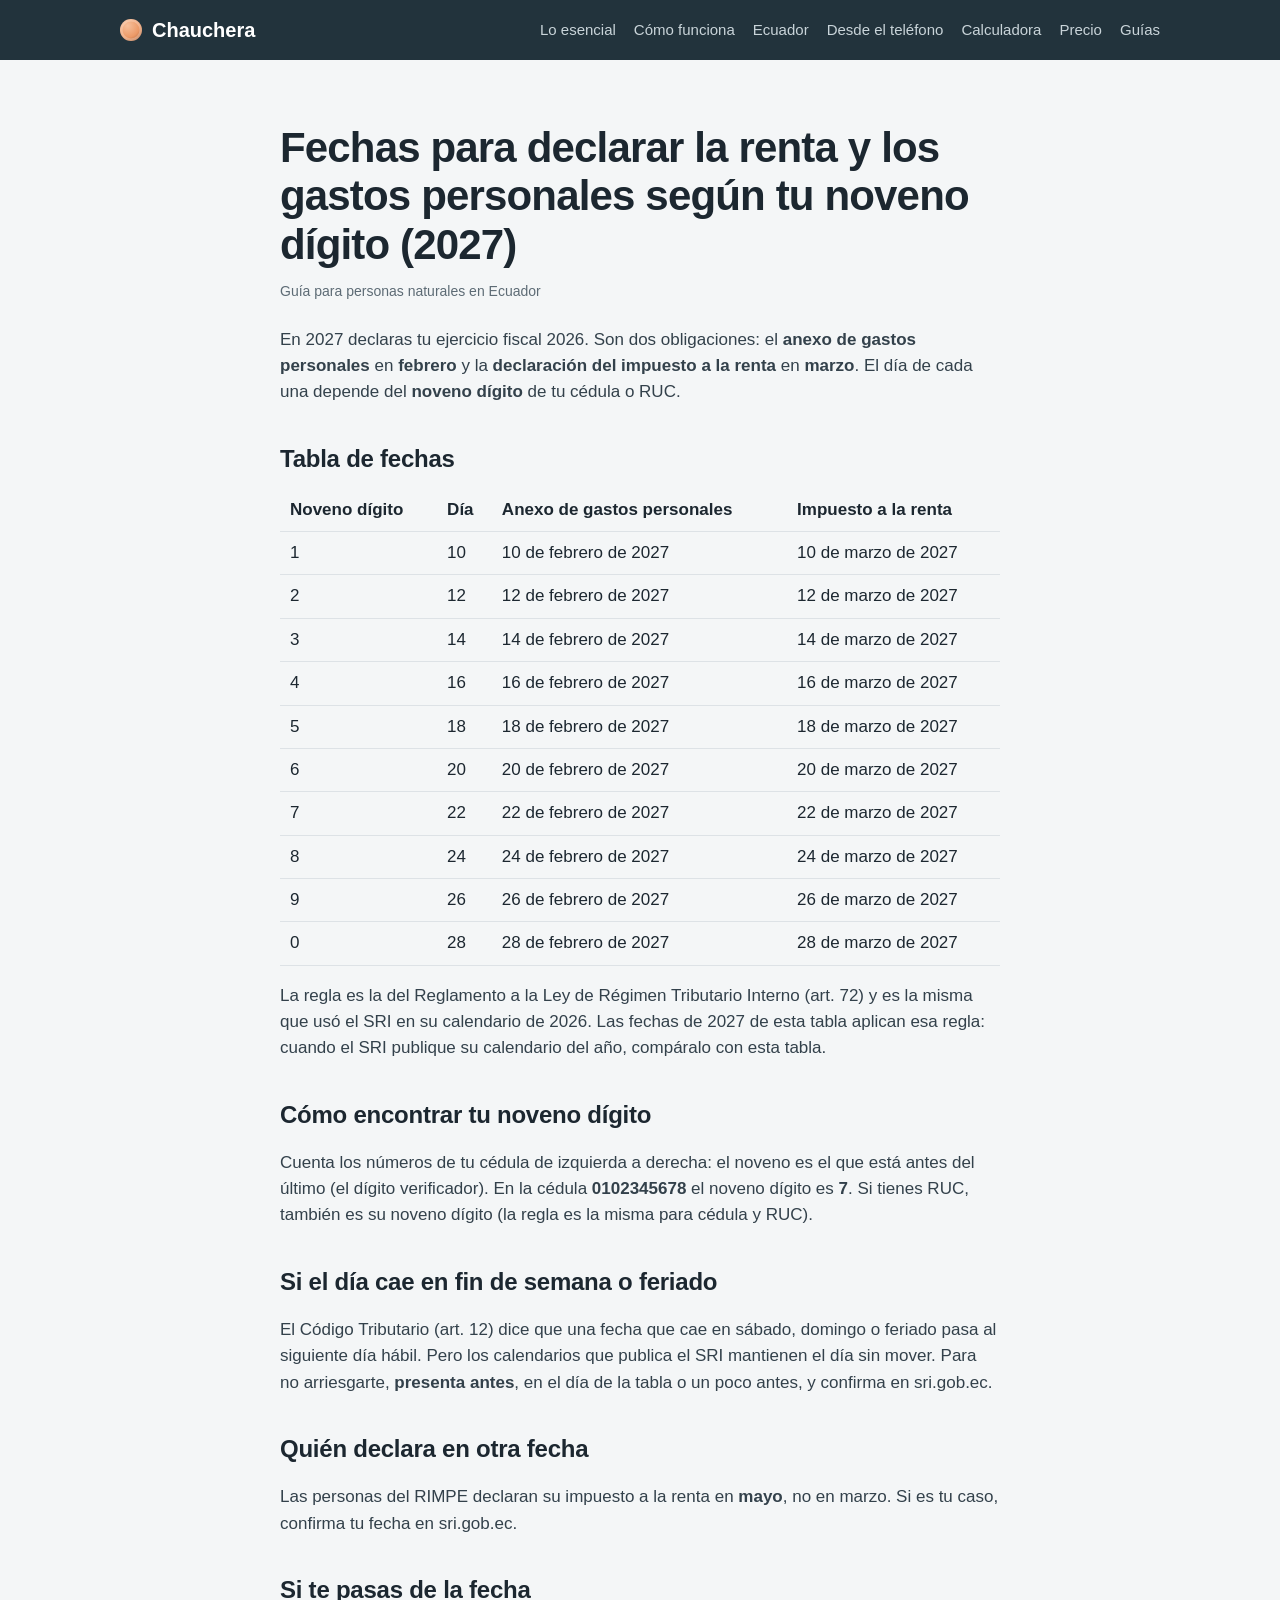
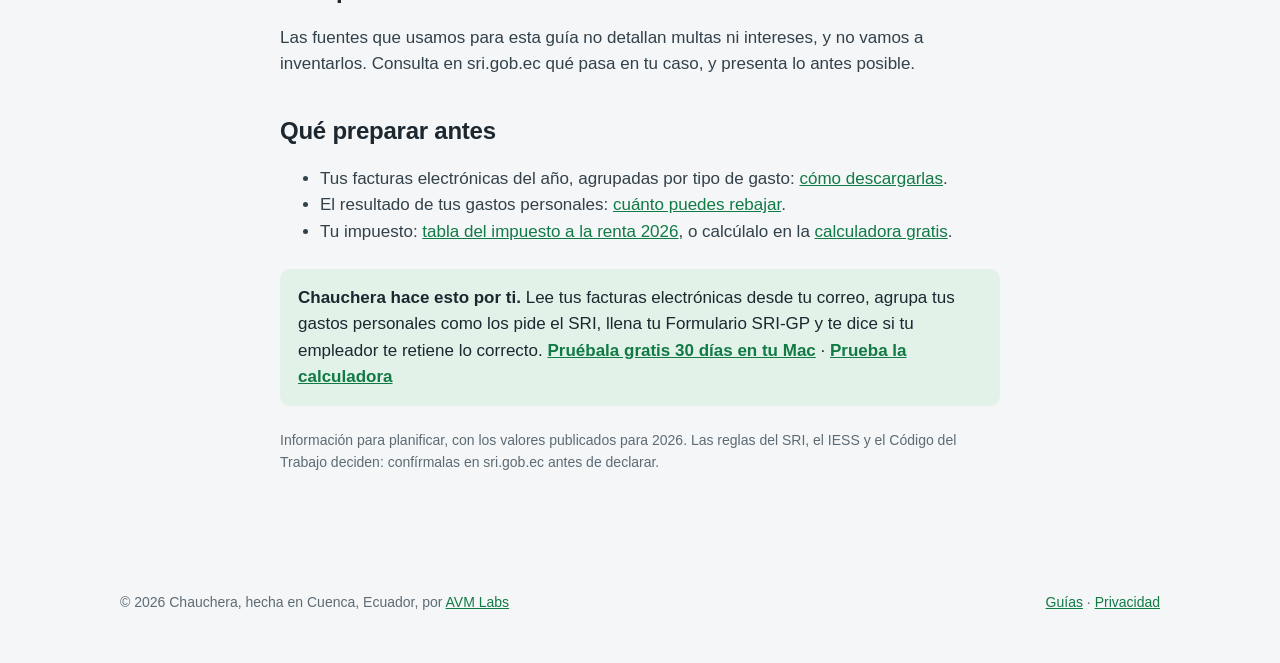
<file: guias/fechas-declarar-renta-gastos-personales-2027.html>
<!doctype html>
<html lang="es">
<head>
<meta charset="utf-8">
<meta name="viewport" content="width=device-width, initial-scale=1">
<title>Fechas para declarar la renta y los gastos personales según tu noveno dígito (2027) · Chauchera</title>
<meta name="description" content="Tabla de fechas de febrero (anexo de gastos personales) y marzo (impuesto a la renta) de 2027 según el noveno dígito de tu cédula o RUC.">
<meta property="og:title" content="Fechas para declarar la renta y los gastos personales según tu noveno dígito (2027)">
<meta property="og:description" content="Tabla de fechas de febrero (anexo de gastos personales) y marzo (impuesto a la renta) de 2027 según el noveno dígito de tu cédula o RUC.">
<link rel="canonical" href="https://chauchera.alvarovm.uk/guias/fechas-declarar-renta-gastos-personales-2027.html">
<meta property="og:url" content="https://chauchera.alvarovm.uk/guias/fechas-declarar-renta-gastos-personales-2027.html">
<meta property="og:type" content="article">
<meta property="og:locale" content="es_EC">
<meta property="og:image" content="https://chauchera.alvarovm.uk/img/2-gastos-personales.jpg">
<meta name="twitter:card" content="summary_large_image">
<link rel="icon" href="../img/icon-192.png">
<link rel="stylesheet" href="../styles.css">
</head>
<body>
<header class="top"><div class="wrap">
  <a class="logo" href="../"><span aria-hidden="true" style="width:22px;height:22px;border-radius:50%;background:radial-gradient(circle at 35% 30%,#f6c09c,#ec9a68 55%,#9c5328);box-shadow:inset 0 0 0 2.5px rgba(255,255,255,.25);flex:none"></span>Chauchera</a>
  <nav><a href="../#lo-esencial">Lo esencial</a><a href="../#como">Cómo funciona</a><a href="../#ecuador">Ecuador</a><a href="../#telefono">Desde el teléfono</a><a href="../#calculadora">Calculadora</a><a href="../#precio">Precio</a><a href="../guias/">Guías</a></nav>
</div></header>
<section><div class="wrap article">
<h1>Fechas para declarar la renta y los gastos personales según tu noveno dígito (2027)</h1>
<p class="meta">Guía para personas naturales en Ecuador</p>
<p>En 2027 declaras tu ejercicio fiscal 2026. Son dos obligaciones: el <strong>anexo de gastos personales</strong> en <strong>febrero</strong> y la
<strong>declaración del impuesto a la renta</strong> en <strong>marzo</strong>. El día de cada una depende del <strong>noveno dígito</strong> de tu cédula o RUC.</p>
<h2>Tabla de fechas</h2>
<table><thead><tr><th>Noveno dígito</th><th>Día</th><th>Anexo de gastos personales</th><th>Impuesto a la renta</th></tr></thead><tbody>
<tr><td>1</td><td>10</td><td>10 de febrero de 2027</td><td>10 de marzo de 2027</td></tr>
<tr><td>2</td><td>12</td><td>12 de febrero de 2027</td><td>12 de marzo de 2027</td></tr>
<tr><td>3</td><td>14</td><td>14 de febrero de 2027</td><td>14 de marzo de 2027</td></tr>
<tr><td>4</td><td>16</td><td>16 de febrero de 2027</td><td>16 de marzo de 2027</td></tr>
<tr><td>5</td><td>18</td><td>18 de febrero de 2027</td><td>18 de marzo de 2027</td></tr>
<tr><td>6</td><td>20</td><td>20 de febrero de 2027</td><td>20 de marzo de 2027</td></tr>
<tr><td>7</td><td>22</td><td>22 de febrero de 2027</td><td>22 de marzo de 2027</td></tr>
<tr><td>8</td><td>24</td><td>24 de febrero de 2027</td><td>24 de marzo de 2027</td></tr>
<tr><td>9</td><td>26</td><td>26 de febrero de 2027</td><td>26 de marzo de 2027</td></tr>
<tr><td>0</td><td>28</td><td>28 de febrero de 2027</td><td>28 de marzo de 2027</td></tr></tbody></table>
<p>La regla es la del Reglamento a la Ley de Régimen Tributario Interno (art. 72) y es la misma que usó el SRI en su calendario de 2026. Las fechas de
2027 de esta tabla aplican esa regla: cuando el SRI publique su calendario del año, compáralo con esta tabla.</p>
<h2>Cómo encontrar tu noveno dígito</h2>
<p>Cuenta los números de tu cédula de izquierda a derecha: el noveno es el que está antes del último (el dígito verificador). En la cédula
<strong>0102345678</strong> el noveno dígito es <strong>7</strong>. Si tienes RUC, también es su noveno dígito (la regla es la misma para cédula y RUC).</p>
<h2>Si el día cae en fin de semana o feriado</h2>
<p>El Código Tributario (art. 12) dice que una fecha que cae en sábado, domingo o feriado pasa al siguiente día hábil. Pero los calendarios que publica el SRI
mantienen el día sin mover. Para no arriesgarte, <strong>presenta antes</strong>, en el día de la tabla o un poco antes, y confirma en sri.gob.ec.</p>
<h2>Quién declara en otra fecha</h2>
<p>Las personas del RIMPE declaran su impuesto a la renta en <strong>mayo</strong>, no en marzo. Si es tu caso, confirma tu fecha en sri.gob.ec.</p>
<h2>Si te pasas de la fecha</h2>
<p>Las fuentes que usamos para esta guía no detallan multas ni intereses, y no vamos a inventarlos. Consulta en sri.gob.ec qué pasa en tu caso, y
presenta lo antes posible.</p>
<h2>Qué preparar antes</h2>
<ul><li>Tus facturas electrónicas del año, agrupadas por tipo de gasto: <a href="../guias/descargar-facturas-sri.html">cómo descargarlas</a>.</li>
<li>El resultado de tus gastos personales: <a href="../guias/gastos-personales-2026.html">cuánto puedes rebajar</a>.</li>
<li>Tu impuesto: <a href="../guias/tabla-impuesto-renta-2026.html">tabla del impuesto a la renta 2026</a>, o calcúlalo en la <a href="../#calculadora">calculadora gratis</a>.</li></ul>
<div class="callout">
  <strong>Chauchera hace esto por ti.</strong> Lee tus facturas electrónicas desde tu correo, agrupa tus gastos personales como los pide el SRI,
  llena tu Formulario SRI-GP y te dice si tu empleador te retiene lo correcto. <a href="../#precio">Pruébala gratis 30 días en tu Mac</a> ·
  <a href="../#calculadora">Prueba la calculadora</a>
</div>
<p class="meta">Información para planificar, con los valores publicados para 2026. Las reglas del SRI, el IESS y el Código del Trabajo deciden: confírmalas en sri.gob.ec antes de declarar.</p>
</div></section>
<footer><div class="wrap">
  <span>© 2026 Chauchera, hecha en Cuenca, Ecuador, por <a href="https://avmlabs.alvarovm.uk/">AVM Labs</a></span>
  <span><a href="../guias/">Guías</a> · <a href="../privacidad.html">Privacidad</a></span>
</div></footer>
</body>
</html>
</file>
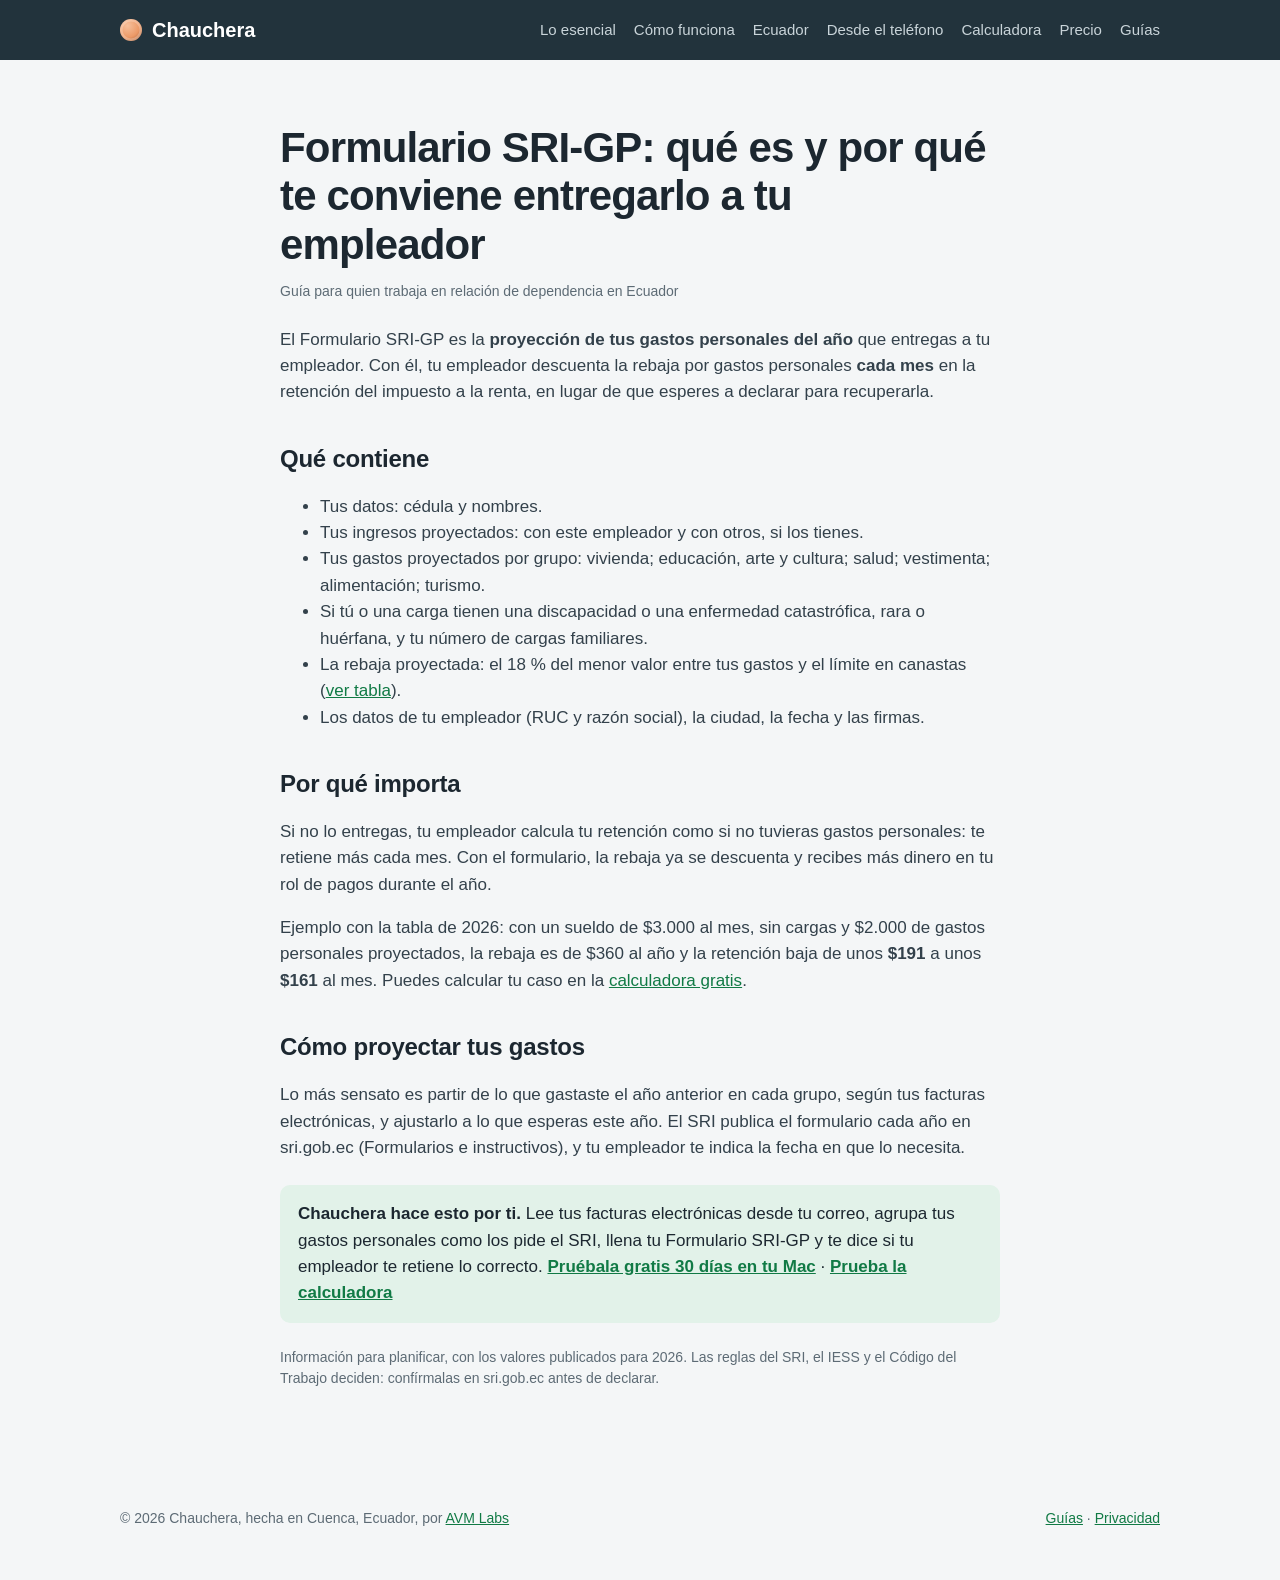
<file: guias/formulario-sri-gp.html>
<!doctype html>
<html lang="es">
<head>
<meta charset="utf-8">
<meta name="viewport" content="width=device-width, initial-scale=1">
<title>Formulario SRI-GP: qué es y por qué te conviene entregarlo a tu empleador · Chauchera</title>
<meta name="description" content="El formulario de proyección de gastos personales: qué contiene, cómo cambia tu retención mensual y cómo llenarlo.">
<meta property="og:title" content="Formulario SRI-GP: qué es y por qué te conviene entregarlo a tu empleador">
<meta property="og:description" content="El formulario de proyección de gastos personales: qué contiene, cómo cambia tu retención mensual y cómo llenarlo.">
<link rel="canonical" href="https://chauchera.alvarovm.uk/guias/formulario-sri-gp.html">
<meta property="og:url" content="https://chauchera.alvarovm.uk/guias/formulario-sri-gp.html">
<meta property="og:type" content="article">
<meta property="og:locale" content="es_EC">
<meta property="og:image" content="https://chauchera.alvarovm.uk/img/2-gastos-personales.jpg">
<meta name="twitter:card" content="summary_large_image">
<link rel="icon" href="../img/icon-192.png">
<link rel="stylesheet" href="../styles.css">
</head>
<body>
<header class="top"><div class="wrap">
  <a class="logo" href="../"><span aria-hidden="true" style="width:22px;height:22px;border-radius:50%;background:radial-gradient(circle at 35% 30%,#f6c09c,#ec9a68 55%,#9c5328);box-shadow:inset 0 0 0 2.5px rgba(255,255,255,.25);flex:none"></span>Chauchera</a>
  <nav><a href="../#lo-esencial">Lo esencial</a><a href="../#como">Cómo funciona</a><a href="../#ecuador">Ecuador</a><a href="../#telefono">Desde el teléfono</a><a href="../#calculadora">Calculadora</a><a href="../#precio">Precio</a><a href="../guias/">Guías</a></nav>
</div></header>
<section><div class="wrap article">
<h1>Formulario SRI-GP: qué es y por qué te conviene entregarlo a tu empleador</h1>
<p class="meta">Guía para quien trabaja en relación de dependencia en Ecuador</p>
<p>El Formulario SRI-GP es la <strong>proyección de tus gastos personales del año</strong> que entregas a tu empleador. Con él, tu empleador
descuenta la rebaja por gastos personales <strong>cada mes</strong> en la retención del impuesto a la renta, en lugar de que esperes a declarar
para recuperarla.</p>
<h2>Qué contiene</h2>
<ul><li>Tus datos: cédula y nombres.</li>
<li>Tus ingresos proyectados: con este empleador y con otros, si los tienes.</li>
<li>Tus gastos proyectados por grupo: vivienda; educación, arte y cultura; salud; vestimenta; alimentación; turismo.</li>
<li>Si tú o una carga tienen una discapacidad o una enfermedad catastrófica, rara o huérfana, y tu número de cargas familiares.</li>
<li>La rebaja proyectada: el 18 % del menor valor entre tus gastos y el límite en canastas (<a href="../guias/gastos-personales-2026.html">ver tabla</a>).</li>
<li>Los datos de tu empleador (RUC y razón social), la ciudad, la fecha y las firmas.</li></ul>
<h2>Por qué importa</h2>
<p>Si no lo entregas, tu empleador calcula tu retención como si no tuvieras gastos personales: te retiene más cada mes. Con el formulario, la rebaja
ya se descuenta y recibes más dinero en tu rol de pagos durante el año.</p>
<p>Ejemplo con la tabla de 2026: con un sueldo de $3.000 al mes, sin cargas y $2.000 de gastos personales proyectados, la rebaja es de $360 al año y la
retención baja de unos <strong>$191</strong> a unos <strong>$161</strong> al mes. Puedes calcular tu caso en la
<a href="../#calculadora">calculadora gratis</a>.</p>
<h2>Cómo proyectar tus gastos</h2>
<p>Lo más sensato es partir de lo que gastaste el año anterior en cada grupo, según tus facturas electrónicas, y ajustarlo a lo que esperas este año.
El SRI publica el formulario cada año en sri.gob.ec (Formularios e instructivos), y tu empleador te indica la fecha en que lo necesita.</p>
<div class="callout">
  <strong>Chauchera hace esto por ti.</strong> Lee tus facturas electrónicas desde tu correo, agrupa tus gastos personales como los pide el SRI,
  llena tu Formulario SRI-GP y te dice si tu empleador te retiene lo correcto. <a href="../#precio">Pruébala gratis 30 días en tu Mac</a> ·
  <a href="../#calculadora">Prueba la calculadora</a>
</div>
<p class="meta">Información para planificar, con los valores publicados para 2026. Las reglas del SRI, el IESS y el Código del Trabajo deciden: confírmalas en sri.gob.ec antes de declarar.</p>
</div></section>
<footer><div class="wrap">
  <span>© 2026 Chauchera, hecha en Cuenca, Ecuador, por <a href="https://avmlabs.alvarovm.uk/">AVM Labs</a></span>
  <span><a href="../guias/">Guías</a> · <a href="../privacidad.html">Privacidad</a></span>
</div></footer>
</body>
</html>
</file>
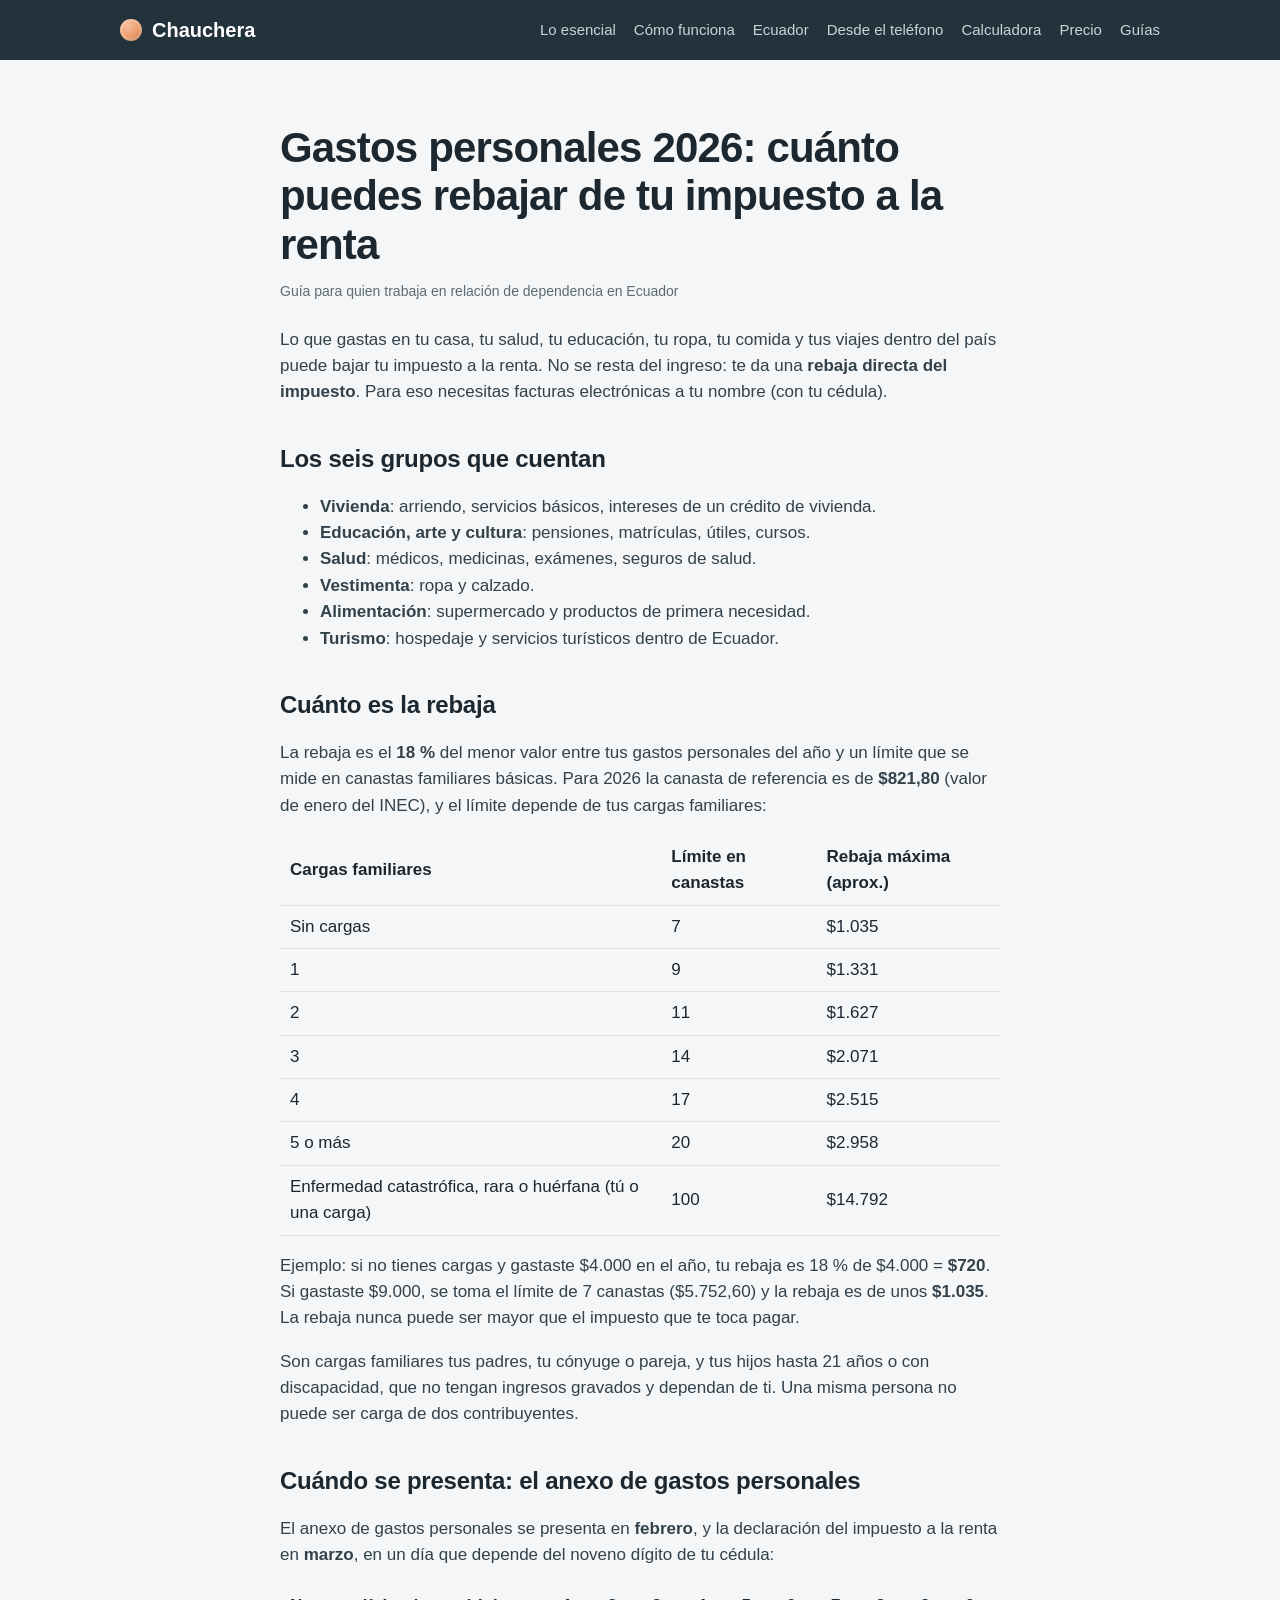
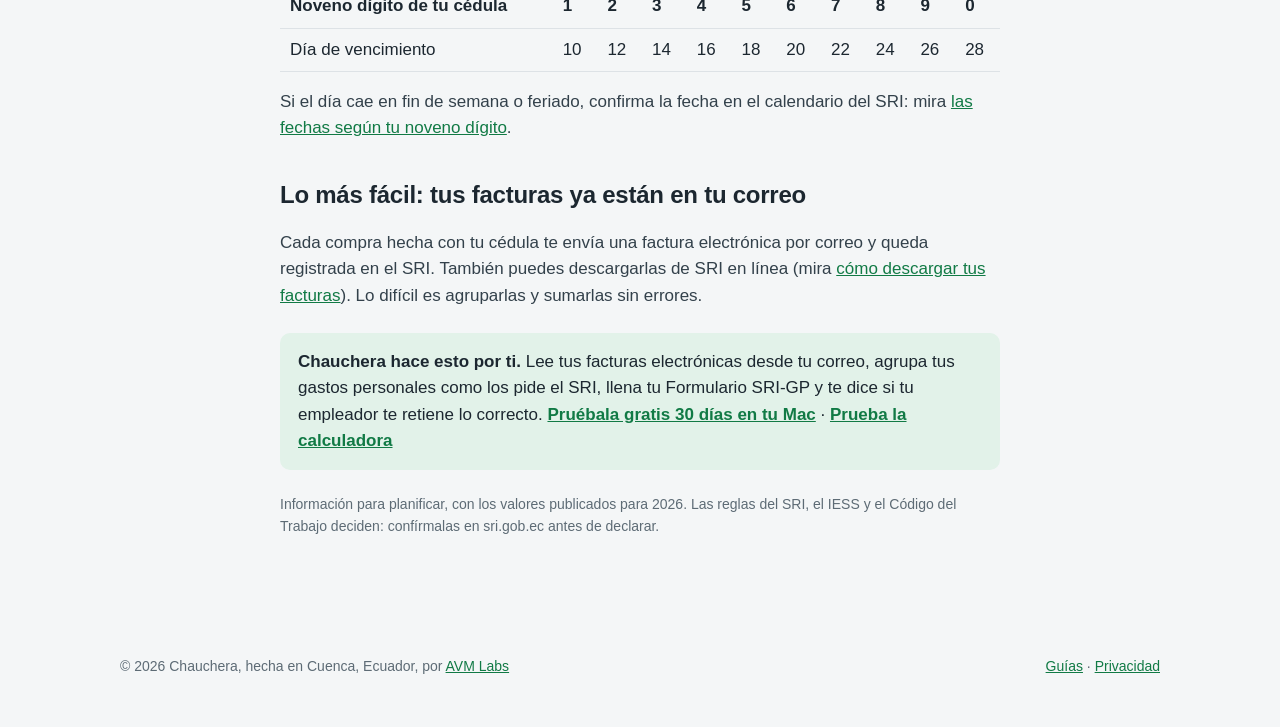
<file: guias/gastos-personales-2026.html>
<!doctype html>
<html lang="es">
<head>
<meta charset="utf-8">
<meta name="viewport" content="width=device-width, initial-scale=1">
<title>Gastos personales 2026: cuánto puedes rebajar de tu impuesto a la renta · Chauchera</title>
<meta name="description" content="Qué gastos cuentan, cuánto es la rebaja según tus cargas familiares y cuándo presentar el anexo en 2026.">
<meta property="og:title" content="Gastos personales 2026: cuánto puedes rebajar de tu impuesto a la renta">
<meta property="og:description" content="Qué gastos cuentan, cuánto es la rebaja según tus cargas familiares y cuándo presentar el anexo en 2026.">
<link rel="canonical" href="https://chauchera.alvarovm.uk/guias/gastos-personales-2026.html">
<meta property="og:url" content="https://chauchera.alvarovm.uk/guias/gastos-personales-2026.html">
<meta property="og:type" content="article">
<meta property="og:locale" content="es_EC">
<meta property="og:image" content="https://chauchera.alvarovm.uk/img/2-gastos-personales.jpg">
<meta name="twitter:card" content="summary_large_image">
<link rel="icon" href="../img/icon-192.png">
<link rel="stylesheet" href="../styles.css">
</head>
<body>
<header class="top"><div class="wrap">
  <a class="logo" href="../"><span aria-hidden="true" style="width:22px;height:22px;border-radius:50%;background:radial-gradient(circle at 35% 30%,#f6c09c,#ec9a68 55%,#9c5328);box-shadow:inset 0 0 0 2.5px rgba(255,255,255,.25);flex:none"></span>Chauchera</a>
  <nav><a href="../#lo-esencial">Lo esencial</a><a href="../#como">Cómo funciona</a><a href="../#ecuador">Ecuador</a><a href="../#telefono">Desde el teléfono</a><a href="../#calculadora">Calculadora</a><a href="../#precio">Precio</a><a href="../guias/">Guías</a></nav>
</div></header>
<section><div class="wrap article">
<h1>Gastos personales 2026: cuánto puedes rebajar de tu impuesto a la renta</h1>
<p class="meta">Guía para quien trabaja en relación de dependencia en Ecuador</p>
<p>Lo que gastas en tu casa, tu salud, tu educación, tu ropa, tu comida y tus viajes dentro del país puede bajar tu impuesto a la renta.
No se resta del ingreso: te da una <strong>rebaja directa del impuesto</strong>. Para eso necesitas facturas electrónicas a tu nombre (con tu cédula).</p>
<h2>Los seis grupos que cuentan</h2>
<ul><li><strong>Vivienda</strong>: arriendo, servicios básicos, intereses de un crédito de vivienda.</li>
<li><strong>Educación, arte y cultura</strong>: pensiones, matrículas, útiles, cursos.</li>
<li><strong>Salud</strong>: médicos, medicinas, exámenes, seguros de salud.</li>
<li><strong>Vestimenta</strong>: ropa y calzado.</li>
<li><strong>Alimentación</strong>: supermercado y productos de primera necesidad.</li>
<li><strong>Turismo</strong>: hospedaje y servicios turísticos dentro de Ecuador.</li></ul>
<h2>Cuánto es la rebaja</h2>
<p>La rebaja es el <strong>18 %</strong> del menor valor entre tus gastos personales del año y un límite que se mide en canastas familiares básicas.
Para 2026 la canasta de referencia es de <strong>$821,80</strong> (valor de enero del INEC), y el límite depende de tus cargas familiares:</p>
<table><thead><tr><th>Cargas familiares</th><th>Límite en canastas</th><th>Rebaja máxima (aprox.)</th></tr></thead><tbody>
<tr><td>Sin cargas</td><td>7</td><td>$1.035</td></tr><tr><td>1</td><td>9</td><td>$1.331</td></tr><tr><td>2</td><td>11</td><td>$1.627</td></tr>
<tr><td>3</td><td>14</td><td>$2.071</td></tr><tr><td>4</td><td>17</td><td>$2.515</td></tr><tr><td>5 o más</td><td>20</td><td>$2.958</td></tr>
<tr><td>Enfermedad catastrófica, rara o huérfana (tú o una carga)</td><td>100</td><td>$14.792</td></tr></tbody></table>
<p>Ejemplo: si no tienes cargas y gastaste $4.000 en el año, tu rebaja es 18 % de $4.000 = <strong>$720</strong>. Si gastaste $9.000, se toma el límite
de 7 canastas ($5.752,60) y la rebaja es de unos <strong>$1.035</strong>. La rebaja nunca puede ser mayor que el impuesto que te toca pagar.</p>
<p>Son cargas familiares tus padres, tu cónyuge o pareja, y tus hijos hasta 21 años o con discapacidad, que no tengan ingresos gravados y dependan
de ti. Una misma persona no puede ser carga de dos contribuyentes.</p>
<h2>Cuándo se presenta: el anexo de gastos personales</h2>
<p>El anexo de gastos personales se presenta en <strong>febrero</strong>, y la declaración del impuesto a la renta en <strong>marzo</strong>, en un día que
depende del noveno dígito de tu cédula:</p>
<table><thead><tr><th>Noveno dígito de tu cédula</th><th>1</th><th>2</th><th>3</th><th>4</th><th>5</th><th>6</th><th>7</th><th>8</th><th>9</th><th>0</th></tr></thead>
<tbody><tr><td>Día de vencimiento</td><td>10</td><td>12</td><td>14</td><td>16</td><td>18</td><td>20</td><td>22</td><td>24</td><td>26</td><td>28</td></tr></tbody></table>
<p>Si el día cae en fin de semana o feriado, confirma la fecha en el calendario del SRI: mira <a href="../guias/fechas-declarar-renta-gastos-personales-2027.html">las fechas según tu noveno dígito</a>.</p>
<h2>Lo más fácil: tus facturas ya están en tu correo</h2>
<p>Cada compra hecha con tu cédula te envía una factura electrónica por correo y queda registrada en el SRI. También puedes descargarlas de
SRI en línea (mira <a href="../guias/descargar-facturas-sri.html">cómo descargar tus facturas</a>). Lo difícil es agruparlas y sumarlas sin errores.</p>
<div class="callout">
  <strong>Chauchera hace esto por ti.</strong> Lee tus facturas electrónicas desde tu correo, agrupa tus gastos personales como los pide el SRI,
  llena tu Formulario SRI-GP y te dice si tu empleador te retiene lo correcto. <a href="../#precio">Pruébala gratis 30 días en tu Mac</a> ·
  <a href="../#calculadora">Prueba la calculadora</a>
</div>
<p class="meta">Información para planificar, con los valores publicados para 2026. Las reglas del SRI, el IESS y el Código del Trabajo deciden: confírmalas en sri.gob.ec antes de declarar.</p>
</div></section>
<footer><div class="wrap">
  <span>© 2026 Chauchera, hecha en Cuenca, Ecuador, por <a href="https://avmlabs.alvarovm.uk/">AVM Labs</a></span>
  <span><a href="../guias/">Guías</a> · <a href="../privacidad.html">Privacidad</a></span>
</div></footer>
</body>
</html>
</file>
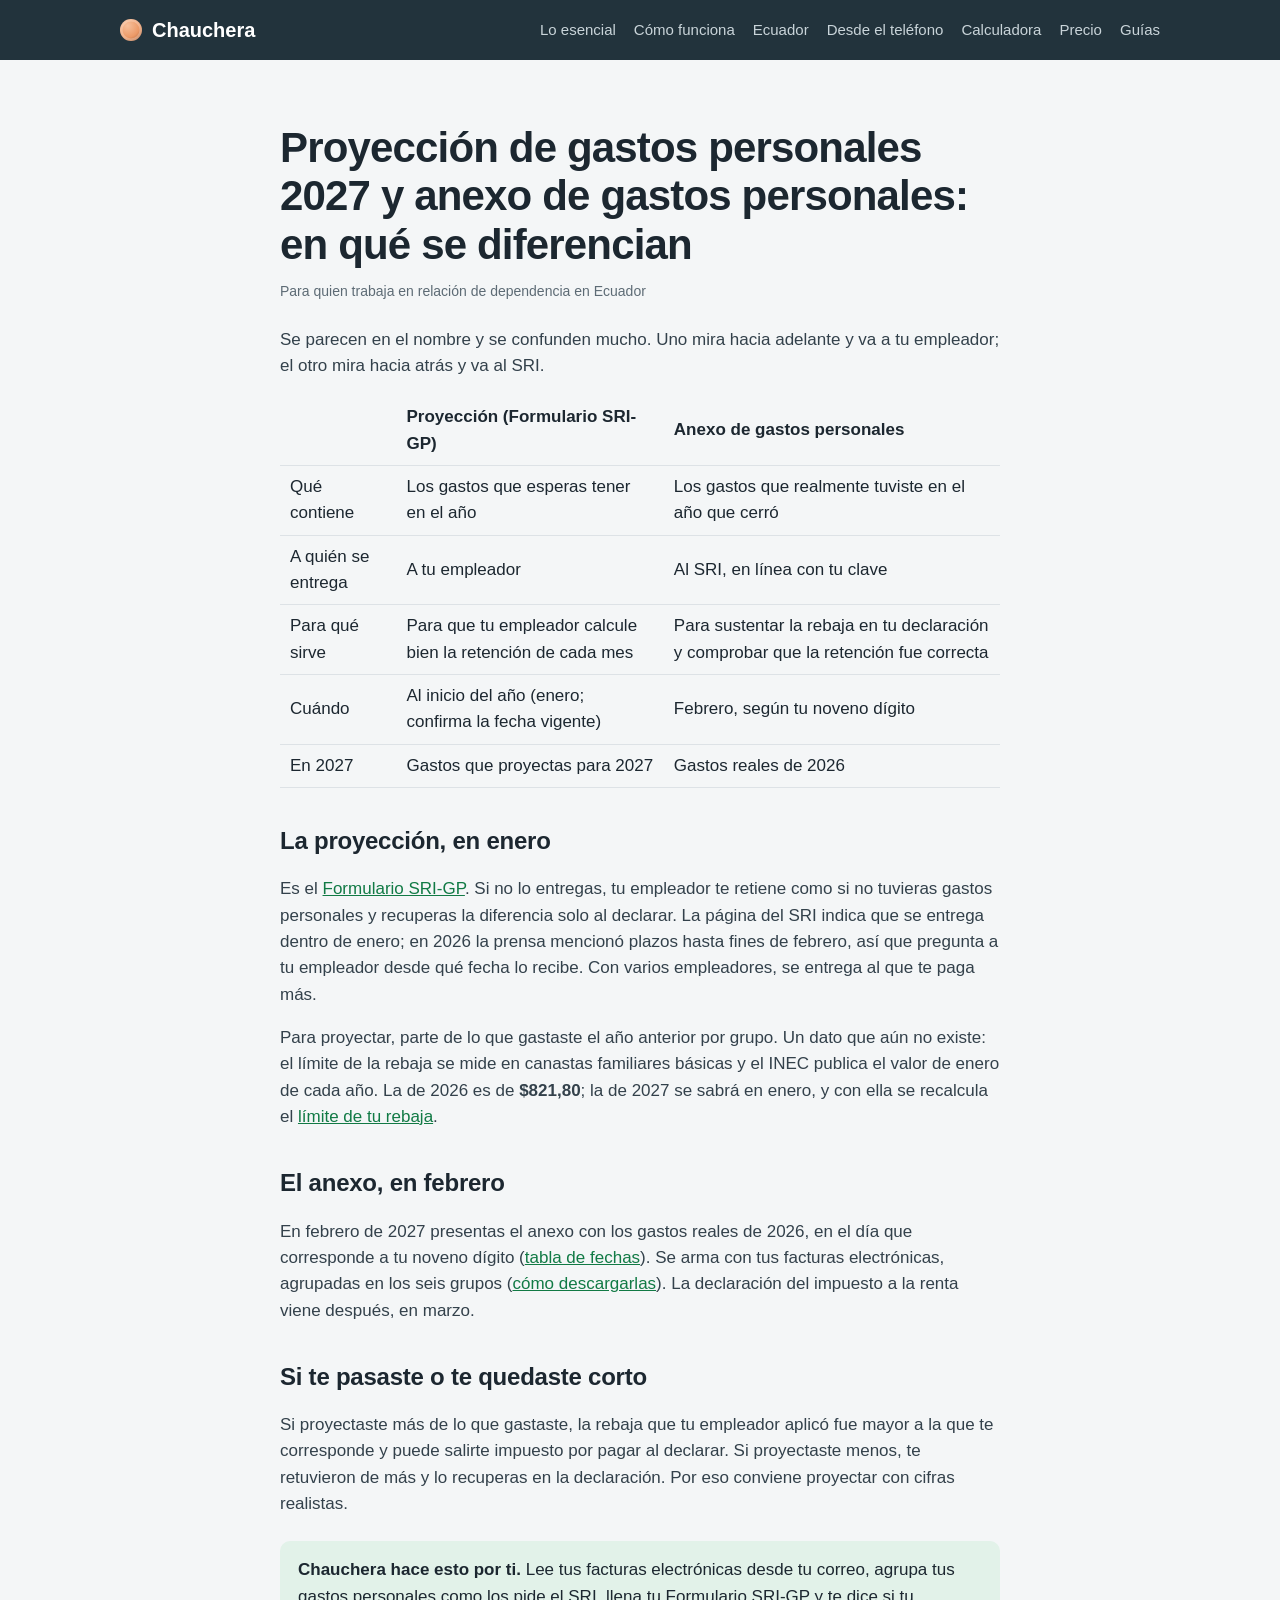
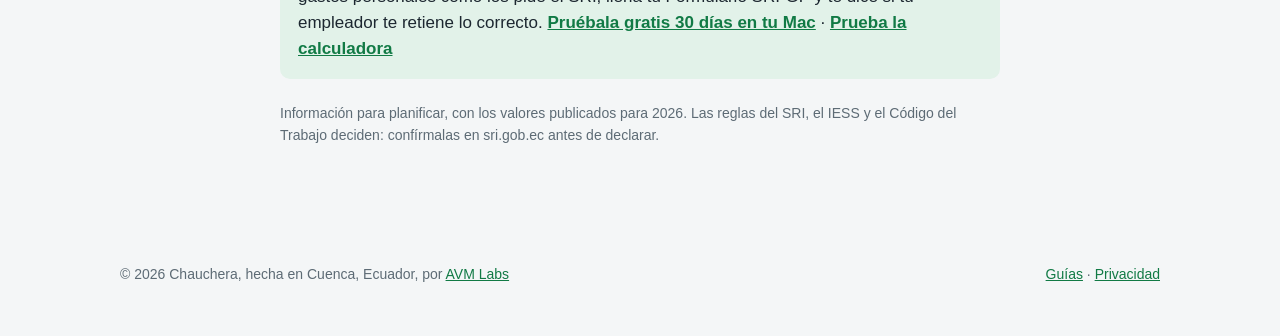
<file: guias/proyeccion-gastos-personales-2027-vs-anexo.html>
<!doctype html>
<html lang="es">
<head>
<meta charset="utf-8">
<meta name="viewport" content="width=device-width, initial-scale=1">
<title>Proyección de gastos personales 2027 y anexo de gastos personales: en qué se diferencian · Chauchera</title>
<meta name="description" content="El Formulario SRI-GP se entrega a tu empleador y el anexo se presenta al SRI. Qué es cada uno, cuándo va y qué hacer con los gastos de 2026.">
<meta property="og:title" content="Proyección de gastos personales 2027 y anexo de gastos personales: en qué se diferencian">
<meta property="og:description" content="El Formulario SRI-GP se entrega a tu empleador y el anexo se presenta al SRI. Qué es cada uno, cuándo va y qué hacer con los gastos de 2026.">
<link rel="canonical" href="https://chauchera.alvarovm.uk/guias/proyeccion-gastos-personales-2027-vs-anexo.html">
<meta property="og:url" content="https://chauchera.alvarovm.uk/guias/proyeccion-gastos-personales-2027-vs-anexo.html">
<meta property="og:type" content="article">
<meta property="og:locale" content="es_EC">
<meta property="og:image" content="https://chauchera.alvarovm.uk/img/2-gastos-personales.jpg">
<meta name="twitter:card" content="summary_large_image">
<link rel="icon" href="../img/icon-192.png">
<link rel="stylesheet" href="../styles.css">
</head>
<body>
<header class="top"><div class="wrap">
  <a class="logo" href="../"><span aria-hidden="true" style="width:22px;height:22px;border-radius:50%;background:radial-gradient(circle at 35% 30%,#f6c09c,#ec9a68 55%,#9c5328);box-shadow:inset 0 0 0 2.5px rgba(255,255,255,.25);flex:none"></span>Chauchera</a>
  <nav><a href="../#lo-esencial">Lo esencial</a><a href="../#como">Cómo funciona</a><a href="../#ecuador">Ecuador</a><a href="../#telefono">Desde el teléfono</a><a href="../#calculadora">Calculadora</a><a href="../#precio">Precio</a><a href="../guias/">Guías</a></nav>
</div></header>
<section><div class="wrap article">
<h1>Proyección de gastos personales 2027 y anexo de gastos personales: en qué se diferencian</h1>
<p class="meta">Para quien trabaja en relación de dependencia en Ecuador</p>
<p>Se parecen en el nombre y se confunden mucho. Uno mira hacia adelante y va a tu empleador; el otro mira hacia atrás y va al SRI.</p>
<table><thead><tr><th></th><th>Proyección (Formulario SRI-GP)</th><th>Anexo de gastos personales</th></tr></thead><tbody>
<tr><td>Qué contiene</td><td>Los gastos que esperas tener en el año</td><td>Los gastos que realmente tuviste en el año que cerró</td></tr>
<tr><td>A quién se entrega</td><td>A tu empleador</td><td>Al SRI, en línea con tu clave</td></tr>
<tr><td>Para qué sirve</td><td>Para que tu empleador calcule bien la retención de cada mes</td><td>Para sustentar la rebaja en tu declaración y comprobar que la retención fue correcta</td></tr>
<tr><td>Cuándo</td><td>Al inicio del año (enero; confirma la fecha vigente)</td><td>Febrero, según tu noveno dígito</td></tr>
<tr><td>En 2027</td><td>Gastos que proyectas para 2027</td><td>Gastos reales de 2026</td></tr></tbody></table>
<h2>La proyección, en enero</h2>
<p>Es el <a href="../guias/formulario-sri-gp.html">Formulario SRI-GP</a>. Si no lo entregas, tu empleador te retiene como si no tuvieras gastos personales y
recuperas la diferencia solo al declarar. La página del SRI indica que se entrega dentro de enero; en 2026 la prensa mencionó plazos hasta fines de febrero, así que
pregunta a tu empleador desde qué fecha lo recibe. Con varios empleadores, se entrega al que te paga más.</p>
<p>Para proyectar, parte de lo que gastaste el año anterior por grupo. Un dato que aún no existe: el límite de la rebaja se mide en canastas familiares básicas y el INEC
publica el valor de enero de cada año. La de 2026 es de <strong>$821,80</strong>; la de 2027 se sabrá en enero, y con ella se recalcula el
<a href="../guias/gastos-personales-2026.html">límite de tu rebaja</a>.</p>
<h2>El anexo, en febrero</h2>
<p>En febrero de 2027 presentas el anexo con los gastos reales de 2026, en el día que corresponde a tu noveno dígito
(<a href="../guias/fechas-declarar-renta-gastos-personales-2027.html">tabla de fechas</a>). Se arma con tus facturas electrónicas, agrupadas en los seis grupos
(<a href="../guias/descargar-facturas-sri.html">cómo descargarlas</a>). La declaración del impuesto a la renta viene después, en marzo.</p>
<h2>Si te pasaste o te quedaste corto</h2>
<p>Si proyectaste más de lo que gastaste, la rebaja que tu empleador aplicó fue mayor a la que te corresponde y puede salirte impuesto por pagar al declarar.
Si proyectaste menos, te retuvieron de más y lo recuperas en la declaración. Por eso conviene proyectar con cifras realistas.</p>
<div class="callout">
  <strong>Chauchera hace esto por ti.</strong> Lee tus facturas electrónicas desde tu correo, agrupa tus gastos personales como los pide el SRI,
  llena tu Formulario SRI-GP y te dice si tu empleador te retiene lo correcto. <a href="../#precio">Pruébala gratis 30 días en tu Mac</a> ·
  <a href="../#calculadora">Prueba la calculadora</a>
</div>
<p class="meta">Información para planificar, con los valores publicados para 2026. Las reglas del SRI, el IESS y el Código del Trabajo deciden: confírmalas en sri.gob.ec antes de declarar.</p>
</div></section>
<footer><div class="wrap">
  <span>© 2026 Chauchera, hecha en Cuenca, Ecuador, por <a href="https://avmlabs.alvarovm.uk/">AVM Labs</a></span>
  <span><a href="../guias/">Guías</a> · <a href="../privacidad.html">Privacidad</a></span>
</div></footer>
</body>
</html>
</file>
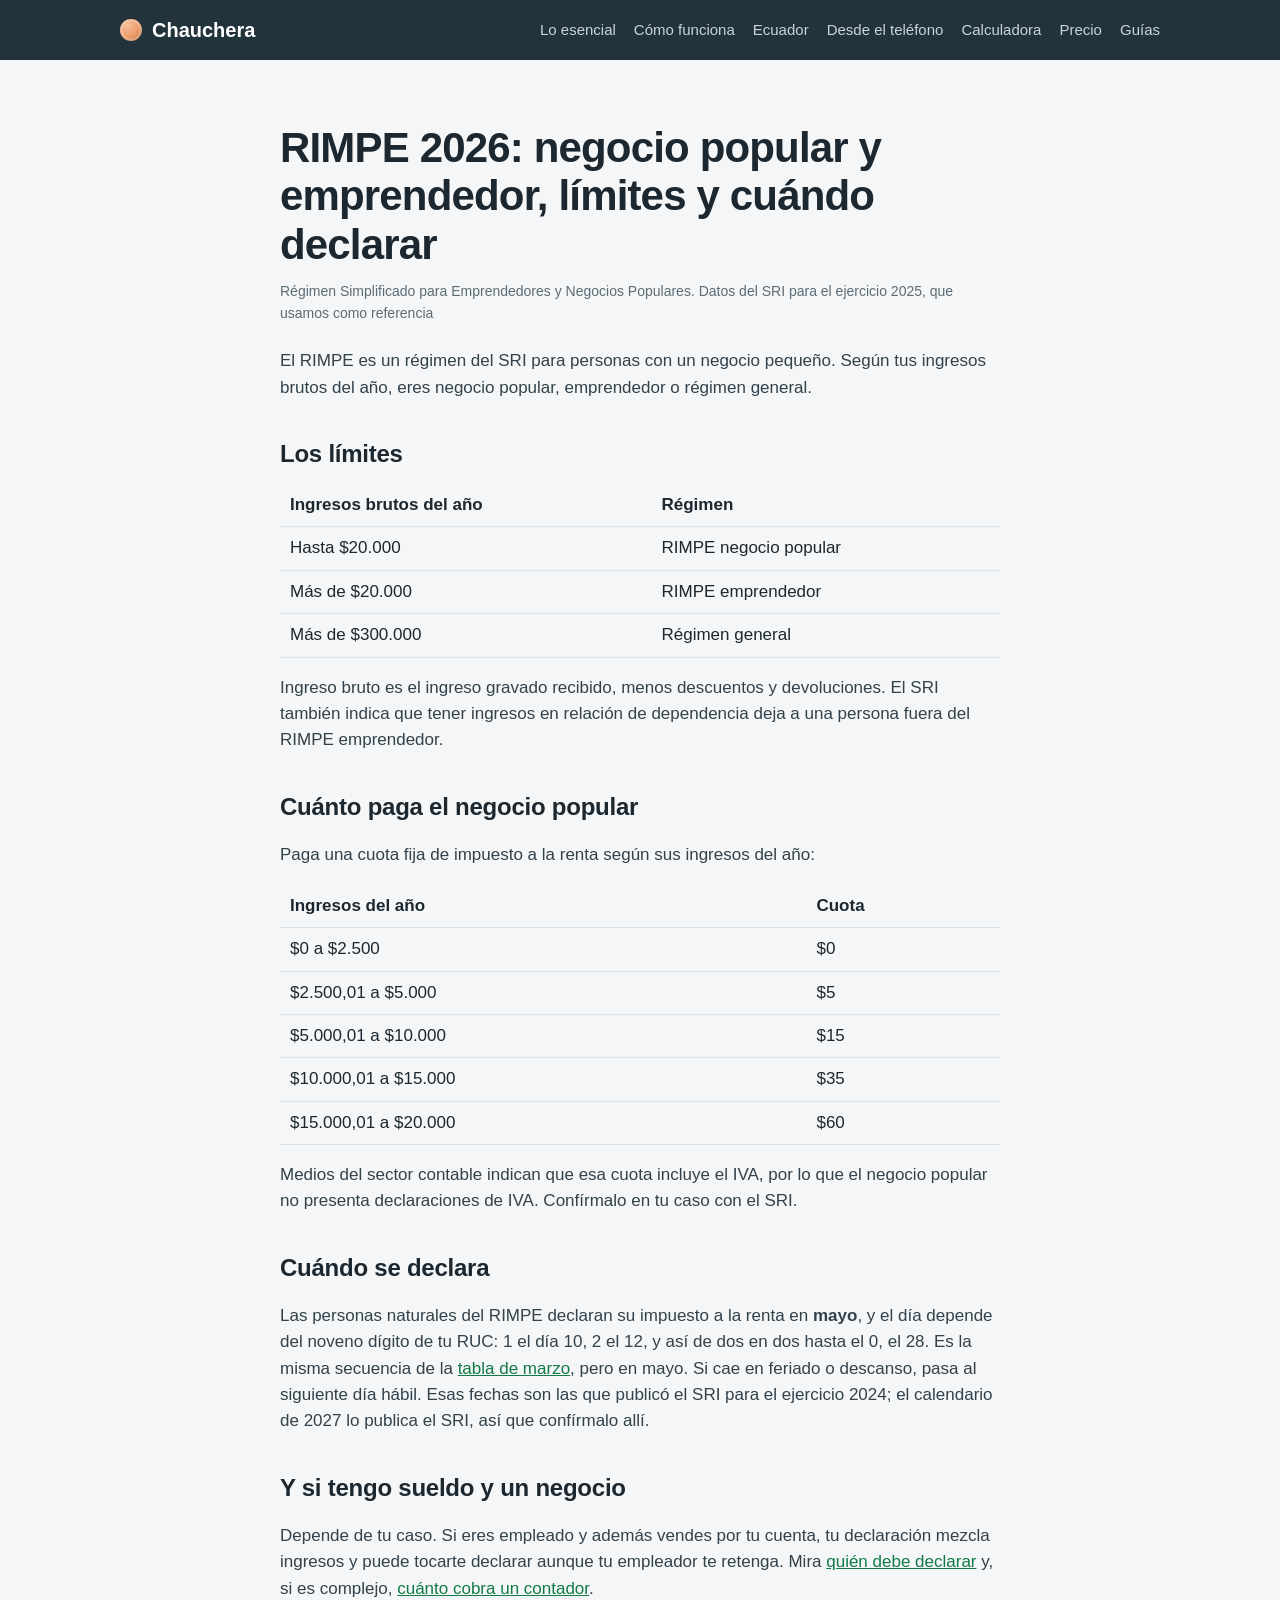
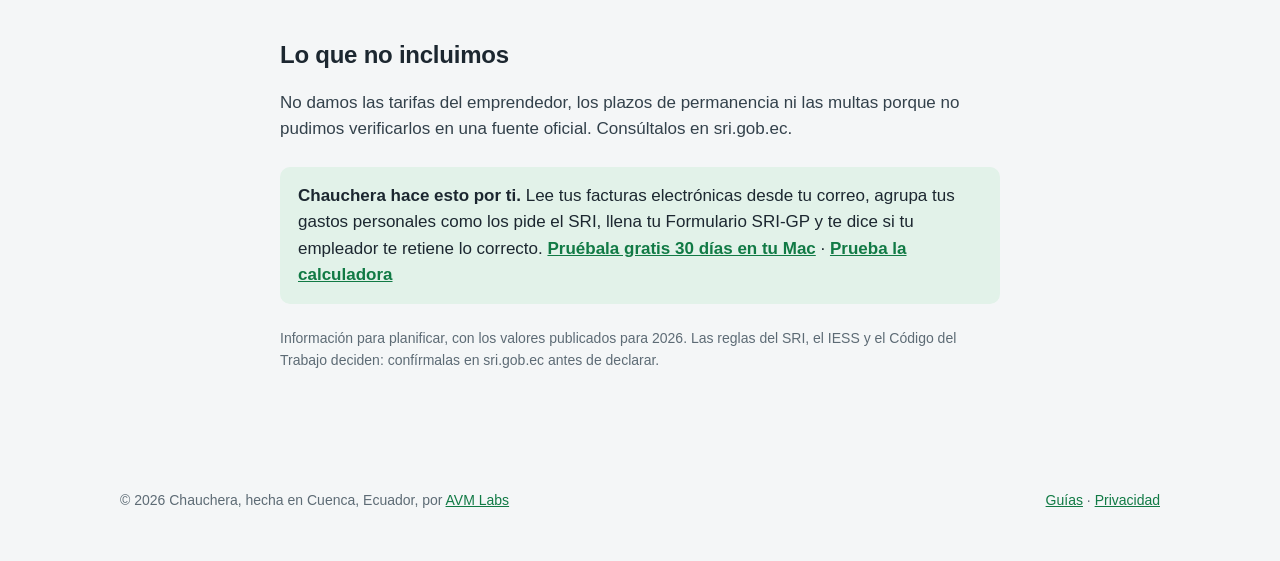
<file: guias/rimpe-negocio-popular-emprendedor-2026.html>
<!doctype html>
<html lang="es">
<head>
<meta charset="utf-8">
<meta name="viewport" content="width=device-width, initial-scale=1">
<title>RIMPE 2026: negocio popular y emprendedor, límites y cuándo declarar · Chauchera</title>
<meta name="description" content="Quién es negocio popular y quién emprendedor según sus ingresos, cuánto paga el negocio popular de impuesto a la renta y en qué mes se declara.">
<meta property="og:title" content="RIMPE 2026: negocio popular y emprendedor, límites y cuándo declarar">
<meta property="og:description" content="Quién es negocio popular y quién emprendedor según sus ingresos, cuánto paga el negocio popular de impuesto a la renta y en qué mes se declara.">
<link rel="canonical" href="https://chauchera.alvarovm.uk/guias/rimpe-negocio-popular-emprendedor-2026.html">
<meta property="og:url" content="https://chauchera.alvarovm.uk/guias/rimpe-negocio-popular-emprendedor-2026.html">
<meta property="og:type" content="article">
<meta property="og:locale" content="es_EC">
<meta property="og:image" content="https://chauchera.alvarovm.uk/img/2-gastos-personales.jpg">
<meta name="twitter:card" content="summary_large_image">
<link rel="icon" href="../img/icon-192.png">
<link rel="stylesheet" href="../styles.css">
</head>
<body>
<header class="top"><div class="wrap">
  <a class="logo" href="../"><span aria-hidden="true" style="width:22px;height:22px;border-radius:50%;background:radial-gradient(circle at 35% 30%,#f6c09c,#ec9a68 55%,#9c5328);box-shadow:inset 0 0 0 2.5px rgba(255,255,255,.25);flex:none"></span>Chauchera</a>
  <nav><a href="../#lo-esencial">Lo esencial</a><a href="../#como">Cómo funciona</a><a href="../#ecuador">Ecuador</a><a href="../#telefono">Desde el teléfono</a><a href="../#calculadora">Calculadora</a><a href="../#precio">Precio</a><a href="../guias/">Guías</a></nav>
</div></header>
<section><div class="wrap article">
<h1>RIMPE 2026: negocio popular y emprendedor, límites y cuándo declarar</h1>
<p class="meta">Régimen Simplificado para Emprendedores y Negocios Populares. Datos del SRI para el ejercicio 2025, que usamos como referencia</p>
<p>El RIMPE es un régimen del SRI para personas con un negocio pequeño. Según tus ingresos brutos del año, eres negocio popular, emprendedor o régimen general.</p>
<h2>Los límites</h2>
<table><thead><tr><th>Ingresos brutos del año</th><th>Régimen</th></tr></thead><tbody>
<tr><td>Hasta $20.000</td><td>RIMPE negocio popular</td></tr>
<tr><td>Más de $20.000</td><td>RIMPE emprendedor</td></tr>
<tr><td>Más de $300.000</td><td>Régimen general</td></tr></tbody></table>
<p>Ingreso bruto es el ingreso gravado recibido, menos descuentos y devoluciones. El SRI también indica que tener ingresos en relación de dependencia deja a una persona fuera del RIMPE emprendedor.</p>
<h2>Cuánto paga el negocio popular</h2>
<p>Paga una cuota fija de impuesto a la renta según sus ingresos del año:</p>
<table><thead><tr><th>Ingresos del año</th><th>Cuota</th></tr></thead><tbody>
<tr><td>$0 a $2.500</td><td>$0</td></tr><tr><td>$2.500,01 a $5.000</td><td>$5</td></tr><tr><td>$5.000,01 a $10.000</td><td>$15</td></tr>
<tr><td>$10.000,01 a $15.000</td><td>$35</td></tr><tr><td>$15.000,01 a $20.000</td><td>$60</td></tr></tbody></table>
<p>Medios del sector contable indican que esa cuota incluye el IVA, por lo que el negocio popular no presenta declaraciones de IVA. Confírmalo en tu caso con el SRI.</p>
<h2>Cuándo se declara</h2>
<p>Las personas naturales del RIMPE declaran su impuesto a la renta en <strong>mayo</strong>, y el día depende del noveno dígito de tu RUC: 1 el día 10, 2 el 12, y así de dos en dos hasta el 0, el 28.
Es la misma secuencia de la <a href="../guias/fechas-declarar-renta-gastos-personales-2027.html">tabla de marzo</a>, pero en mayo. Si cae en feriado o descanso, pasa al siguiente día hábil.
Esas fechas son las que publicó el SRI para el ejercicio 2024; el calendario de 2027 lo publica el SRI, así que confírmalo allí.</p>
<h2>Y si tengo sueldo y un negocio</h2>
<p>Depende de tu caso. Si eres empleado y además vendes por tu cuenta, tu declaración mezcla ingresos y puede tocarte declarar aunque tu empleador te retenga.
Mira <a href="../guias/declaracion-impuesto-renta-2026-paso-a-paso.html">quién debe declarar</a> y, si es complejo, <a href="../guias/cuanto-cobra-contador-declaracion.html">cuánto cobra un contador</a>.</p>
<h2>Lo que no incluimos</h2>
<p>No damos las tarifas del emprendedor, los plazos de permanencia ni las multas porque no pudimos verificarlos en una fuente oficial. Consúltalos en sri.gob.ec.</p>
<div class="callout">
  <strong>Chauchera hace esto por ti.</strong> Lee tus facturas electrónicas desde tu correo, agrupa tus gastos personales como los pide el SRI,
  llena tu Formulario SRI-GP y te dice si tu empleador te retiene lo correcto. <a href="../#precio">Pruébala gratis 30 días en tu Mac</a> ·
  <a href="../#calculadora">Prueba la calculadora</a>
</div>
<p class="meta">Información para planificar, con los valores publicados para 2026. Las reglas del SRI, el IESS y el Código del Trabajo deciden: confírmalas en sri.gob.ec antes de declarar.</p>
</div></section>
<footer><div class="wrap">
  <span>© 2026 Chauchera, hecha en Cuenca, Ecuador, por <a href="https://avmlabs.alvarovm.uk/">AVM Labs</a></span>
  <span><a href="../guias/">Guías</a> · <a href="../privacidad.html">Privacidad</a></span>
</div></footer>
</body>
</html>
</file>
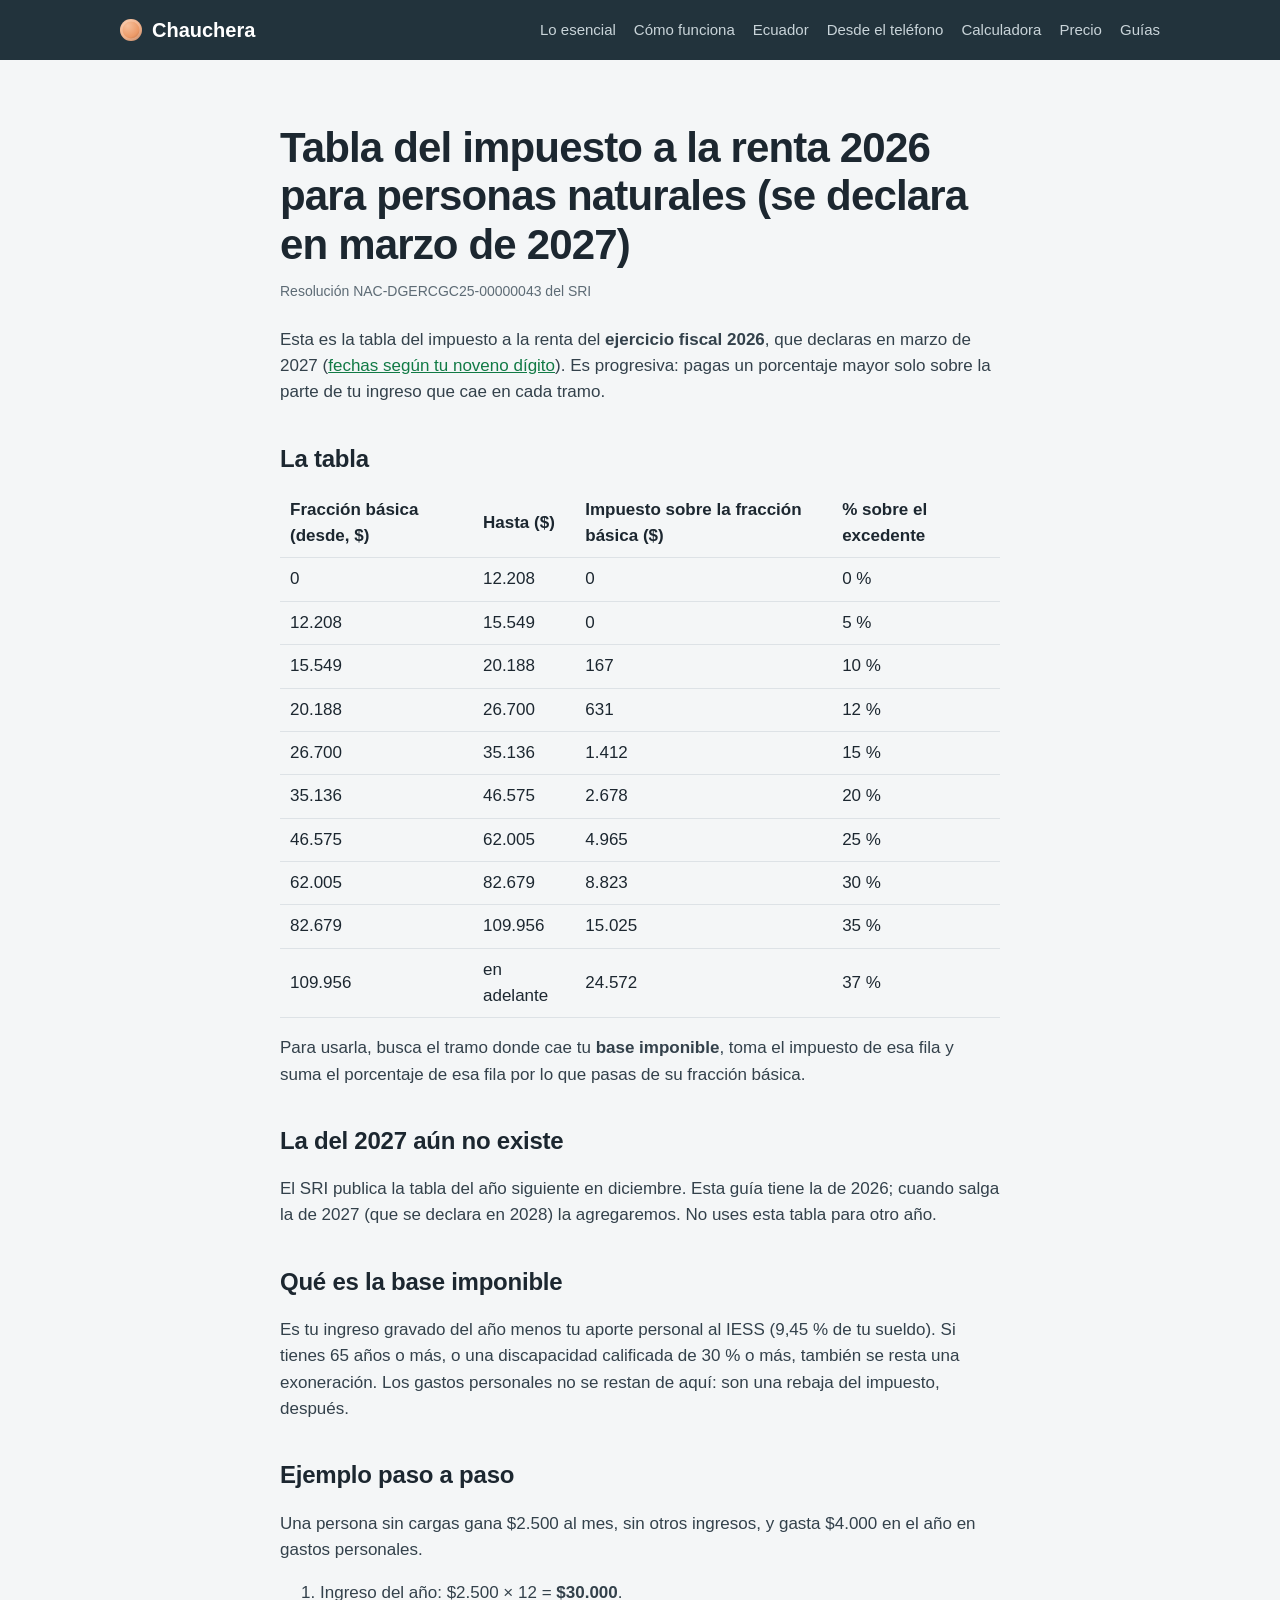
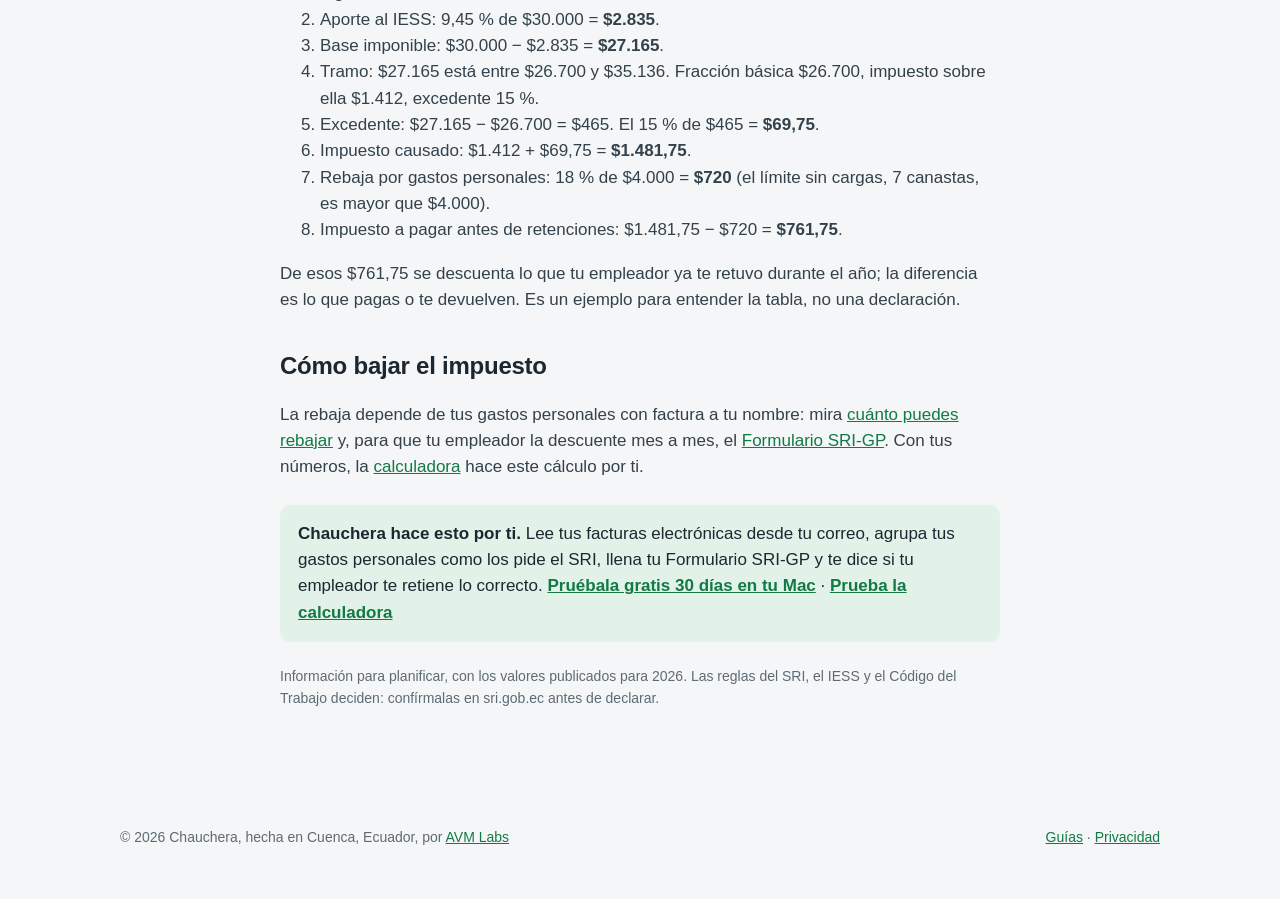
<file: guias/tabla-impuesto-renta-2026.html>
<!doctype html>
<html lang="es">
<head>
<meta charset="utf-8">
<meta name="viewport" content="width=device-width, initial-scale=1">
<title>Tabla del impuesto a la renta 2026 para personas naturales (se declara en marzo de 2027) · Chauchera</title>
<meta name="description" content="La tabla del SRI para el ejercicio fiscal 2026, con un ejemplo calculado paso a paso y cómo se aplica la rebaja de gastos personales.">
<meta property="og:title" content="Tabla del impuesto a la renta 2026 para personas naturales (se declara en marzo de 2027)">
<meta property="og:description" content="La tabla del SRI para el ejercicio fiscal 2026, con un ejemplo calculado paso a paso y cómo se aplica la rebaja de gastos personales.">
<link rel="canonical" href="https://chauchera.alvarovm.uk/guias/tabla-impuesto-renta-2026.html">
<meta property="og:url" content="https://chauchera.alvarovm.uk/guias/tabla-impuesto-renta-2026.html">
<meta property="og:type" content="article">
<meta property="og:locale" content="es_EC">
<meta property="og:image" content="https://chauchera.alvarovm.uk/img/2-gastos-personales.jpg">
<meta name="twitter:card" content="summary_large_image">
<link rel="icon" href="../img/icon-192.png">
<link rel="stylesheet" href="../styles.css">
</head>
<body>
<header class="top"><div class="wrap">
  <a class="logo" href="../"><span aria-hidden="true" style="width:22px;height:22px;border-radius:50%;background:radial-gradient(circle at 35% 30%,#f6c09c,#ec9a68 55%,#9c5328);box-shadow:inset 0 0 0 2.5px rgba(255,255,255,.25);flex:none"></span>Chauchera</a>
  <nav><a href="../#lo-esencial">Lo esencial</a><a href="../#como">Cómo funciona</a><a href="../#ecuador">Ecuador</a><a href="../#telefono">Desde el teléfono</a><a href="../#calculadora">Calculadora</a><a href="../#precio">Precio</a><a href="../guias/">Guías</a></nav>
</div></header>
<section><div class="wrap article">
<h1>Tabla del impuesto a la renta 2026 para personas naturales (se declara en marzo de 2027)</h1>
<p class="meta">Resolución NAC-DGERCGC25-00000043 del SRI</p>
<p>Esta es la tabla del impuesto a la renta del <strong>ejercicio fiscal 2026</strong>, que declaras en marzo de 2027
(<a href="../guias/fechas-declarar-renta-gastos-personales-2027.html">fechas según tu noveno dígito</a>). Es progresiva: pagas un porcentaje mayor solo sobre la parte
de tu ingreso que cae en cada tramo.</p>
<h2>La tabla</h2>
<table><thead><tr><th>Fracción básica (desde, $)</th><th>Hasta ($)</th><th>Impuesto sobre la fracción básica ($)</th><th>% sobre el excedente</th></tr></thead><tbody>
<tr><td>0</td><td>12.208</td><td>0</td><td>0 %</td></tr>
<tr><td>12.208</td><td>15.549</td><td>0</td><td>5 %</td></tr>
<tr><td>15.549</td><td>20.188</td><td>167</td><td>10 %</td></tr>
<tr><td>20.188</td><td>26.700</td><td>631</td><td>12 %</td></tr>
<tr><td>26.700</td><td>35.136</td><td>1.412</td><td>15 %</td></tr>
<tr><td>35.136</td><td>46.575</td><td>2.678</td><td>20 %</td></tr>
<tr><td>46.575</td><td>62.005</td><td>4.965</td><td>25 %</td></tr>
<tr><td>62.005</td><td>82.679</td><td>8.823</td><td>30 %</td></tr>
<tr><td>82.679</td><td>109.956</td><td>15.025</td><td>35 %</td></tr>
<tr><td>109.956</td><td>en adelante</td><td>24.572</td><td>37 %</td></tr></tbody></table>
<p>Para usarla, busca el tramo donde cae tu <strong>base imponible</strong>, toma el impuesto de esa fila y suma el porcentaje de esa fila por lo que pasas de su fracción básica.</p>
<h2>La del 2027 aún no existe</h2>
<p>El SRI publica la tabla del año siguiente en diciembre. Esta guía tiene la de 2026; cuando salga la de 2027 (que se declara en 2028) la agregaremos.
No uses esta tabla para otro año.</p>
<h2>Qué es la base imponible</h2>
<p>Es tu ingreso gravado del año menos tu aporte personal al IESS (9,45 % de tu sueldo). Si tienes 65 años o más, o una discapacidad calificada de 30 % o más, también se
resta una exoneración. Los gastos personales no se restan de aquí: son una rebaja del impuesto, después.</p>
<h2>Ejemplo paso a paso</h2>
<p>Una persona sin cargas gana $2.500 al mes, sin otros ingresos, y gasta $4.000 en el año en gastos personales.</p>
<ol><li>Ingreso del año: $2.500 × 12 = <strong>$30.000</strong>.</li>
<li>Aporte al IESS: 9,45 % de $30.000 = <strong>$2.835</strong>.</li>
<li>Base imponible: $30.000 − $2.835 = <strong>$27.165</strong>.</li>
<li>Tramo: $27.165 está entre $26.700 y $35.136. Fracción básica $26.700, impuesto sobre ella $1.412, excedente 15 %.</li>
<li>Excedente: $27.165 − $26.700 = $465. El 15 % de $465 = <strong>$69,75</strong>.</li>
<li>Impuesto causado: $1.412 + $69,75 = <strong>$1.481,75</strong>.</li>
<li>Rebaja por gastos personales: 18 % de $4.000 = <strong>$720</strong> (el límite sin cargas, 7 canastas, es mayor que $4.000).</li>
<li>Impuesto a pagar antes de retenciones: $1.481,75 − $720 = <strong>$761,75</strong>.</li></ol>
<p>De esos $761,75 se descuenta lo que tu empleador ya te retuvo durante el año; la diferencia es lo que pagas o te devuelven. Es un ejemplo para entender la tabla,
no una declaración.</p>
<h2>Cómo bajar el impuesto</h2>
<p>La rebaja depende de tus gastos personales con factura a tu nombre: mira <a href="../guias/gastos-personales-2026.html">cuánto puedes rebajar</a> y, para que tu empleador la
descuente mes a mes, el <a href="../guias/formulario-sri-gp.html">Formulario SRI-GP</a>. Con tus números, la <a href="../#calculadora">calculadora</a> hace este cálculo por ti.</p>
<div class="callout">
  <strong>Chauchera hace esto por ti.</strong> Lee tus facturas electrónicas desde tu correo, agrupa tus gastos personales como los pide el SRI,
  llena tu Formulario SRI-GP y te dice si tu empleador te retiene lo correcto. <a href="../#precio">Pruébala gratis 30 días en tu Mac</a> ·
  <a href="../#calculadora">Prueba la calculadora</a>
</div>
<p class="meta">Información para planificar, con los valores publicados para 2026. Las reglas del SRI, el IESS y el Código del Trabajo deciden: confírmalas en sri.gob.ec antes de declarar.</p>
</div></section>
<footer><div class="wrap">
  <span>© 2026 Chauchera, hecha en Cuenca, Ecuador, por <a href="https://avmlabs.alvarovm.uk/">AVM Labs</a></span>
  <span><a href="../guias/">Guías</a> · <a href="../privacidad.html">Privacidad</a></span>
</div></footer>
</body>
</html>
</file>
<file: styles.css>
/* Chauchera's website: shared by the home page and the guides */
  :root {
    --brand: #117a45; --brand-ink: #fff; --brand-soft: #e2f2e9; --top: #22333c; --top-2: #2c3f49;
    --ink: #1c2730; --ink-2: #5d6b75; --bg: #f4f6f7; --panel: #fff; --line: #dde2e6; --neg: #c62828; --warn-soft: #fbf3dc;
    color-scheme: light;
  }
  * { box-sizing: border-box; }
  body { margin: 0; background: var(--bg); color: var(--ink); font: 17px/1.55 -apple-system, BlinkMacSystemFont, "Segoe UI", Roboto, sans-serif; }
  a { color: var(--brand); }
  .wrap { max-width: 1080px; margin: 0 auto; padding: 0 20px; }
  header.top { background: var(--top); color: #eef3f5; }
  header.top .wrap { display: flex; align-items: center; gap: 18px; height: 60px; }
  .logo { display: flex; align-items: center; gap: 10px; font-weight: 700; font-size: 20px; color: #fff; text-decoration: none; }
  .logo svg { width: 30px; height: 30px; }
  header.top nav { margin-left: auto; display: flex; gap: 18px; font-size: 15px; }
  header.top nav a { color: #c9d4d9; text-decoration: none; }
  header.top nav a:hover { color: #fff; }
  .hero { background: var(--top); color: #eef3f5; padding: 56px 0 0; }
  .hero h1 { font-size: clamp(32px, 5vw, 50px); line-height: 1.1; margin: 0 0 16px; letter-spacing: -0.02em; max-width: 820px; }
  .hero p.lead { font-size: 20px; color: #c9d4d9; max-width: 700px; margin: 0 0 26px; }
  .cta { display: flex; flex-wrap: wrap; gap: 12px; align-items: center; }
  .btn { display: inline-flex; align-items: center; gap: 8px; padding: 13px 22px; border-radius: 10px; font-weight: 650; font-size: 17px; text-decoration: none; border: 0; cursor: pointer; }
  .btn.primary { background: #2fbf71; color: #0d2a1c; }
  .btn.primary:hover { background: #3fd081; }
  .btn.ghost { background: transparent; color: #fff; border: 1.5px solid #5d7280; }
  .btn.ghost:hover { border-color: #c9d4d9; }
  .btn.dark { background: var(--brand); color: #fff; }
  .small { font-size: 14px; color: #a8b7be; margin: 12px 0 0; }
  .shot { margin: 40px auto 0; display: block; width: 100%; max-width: 1080px; border-radius: 12px 12px 0 0; box-shadow: 0 -10px 40px rgba(0,0,0,.35); }
  section { padding: 64px 0; }
  section h2 { font-size: clamp(26px, 3.4vw, 36px); margin: 0 0 10px; letter-spacing: -0.01em; }
  section .sub { color: var(--ink-2); margin: 0 0 32px; max-width: 720px; }
  .grid { display: grid; grid-template-columns: repeat(auto-fit, minmax(260px, 1fr)); gap: 18px; }
  .card { background: var(--panel); border: 1px solid var(--line); border-radius: 12px; padding: 22px; }
  .card h3 { margin: 0 0 6px; font-size: 18px; }
  .card p { margin: 0; color: var(--ink-2); font-size: 16px; }
  .feature { display: grid; grid-template-columns: 1fr 1.25fr; gap: 36px; align-items: center; margin-bottom: 56px; }
  .feature:nth-child(even) .text { order: 2; }
  .feature img { width: 100%; border-radius: 10px; border: 1px solid var(--line); box-shadow: 0 8px 30px rgba(28,39,48,.10); }
  .feature h3 { font-size: 24px; margin: 0 0 10px; }
  .feature p { color: var(--ink-2); margin: 0; }
  .calc { display: grid; grid-template-columns: 1fr 1fr; gap: 24px; }
  label { display: flex; flex-direction: column; gap: 5px; font-size: 14px; color: var(--ink-2); margin-bottom: 14px; }
  input, select { font: inherit; font-size: 17px; padding: 10px 12px; border: 1px solid var(--line); border-radius: 8px; color: var(--ink); background: #fff; }
  input:focus, select:focus { outline: 2px solid var(--brand); outline-offset: 1px; }
  .result { background: var(--panel); border: 1px solid var(--line); border-radius: 12px; padding: 22px; }
  .row { display: flex; justify-content: space-between; padding: 7px 0; border-bottom: 1px solid var(--line); font-variant-numeric: tabular-nums; }
  .row:last-of-type { border-bottom: 0; }
  .row.total { font-weight: 700; font-size: 19px; }
  .verdict { margin-top: 14px; padding: 12px 14px; border-radius: 8px; font-size: 16px; }
  .verdict.ok { background: var(--brand-soft); color: #0c5a33; }
  .verdict.bad { background: #fbe4e4; color: var(--neg); }
  .note { font-size: 13px; color: var(--ink-2); margin-top: 12px; }
  .privacy { background: var(--top); color: #eef3f5; }
  .privacy .sub { color: #c9d4d9; }
  .privacy .card { background: var(--top-2); border-color: #3a4f5b; }
  .privacy .card p { color: #c9d4d9; }
  .price { max-width: 460px; margin: 0 auto; text-align: center; }
  .price .amount { font-size: 54px; font-weight: 800; letter-spacing: -0.02em; margin: 6px 0 0; }
  .price ul { text-align: left; color: var(--ink-2); padding-left: 20px; }
  details { background: var(--panel); border: 1px solid var(--line); border-radius: 10px; padding: 14px 18px; margin-bottom: 10px; }
  summary { font-weight: 650; cursor: pointer; }
  details p { color: var(--ink-2); margin: 10px 0 0; }
  footer { padding: 30px 0 50px; color: var(--ink-2); font-size: 14px; }
  footer .wrap { display: flex; flex-wrap: wrap; gap: 18px; justify-content: space-between; }
  @media (max-width: 760px) {
    header.top nav { display: none; }
    .feature, .calc { grid-template-columns: 1fr; gap: 18px; }
    .feature:nth-child(even) .text { order: 0; }
    section { padding: 44px 0; }
  }
  body.lista [data-sale], body.sale [data-lista] { display: none !important; }
  .waitlist { max-width: 640px; margin: 0 auto; }
  .waitlist-row { display: flex; gap: 10px; flex-wrap: wrap; }
  .waitlist-row input { flex: 1 1 240px; }
  label.check { flex-direction: row; align-items: center; gap: 8px; font-size: 15px; margin: 12px 0 0; }
  .hp { position: absolute; left: -10000px; width: 1px; height: 1px; opacity: 0; }
  .lista-msg { min-height: 1.4em; margin: 10px 0 0; font-weight: 600; }
  .lista-msg.ok { color: #0c5a33; } .lista-msg.bad { color: var(--neg); }
  .article { max-width: 760px; }
  .article h1 { font-size: clamp(30px, 4.4vw, 42px); line-height: 1.15; margin: 0 0 12px; letter-spacing: -0.02em; }
  .article h2 { font-size: 24px; margin: 34px 0 8px; }
  .article p, .article li { color: #33414b; }
  .article table { border-collapse: collapse; width: 100%; margin: 12px 0; font-variant-numeric: tabular-nums; }
  .article th, .article td { border-bottom: 1px solid var(--line); padding: 8px 10px; text-align: left; }
  .article .meta { color: var(--ink-2); font-size: 14px; margin: 0 0 24px; }
  .callout { background: var(--brand-soft); border-radius: 10px; padding: 16px 18px; margin: 24px 0; }
  .callout a { font-weight: 650; }
</file>
